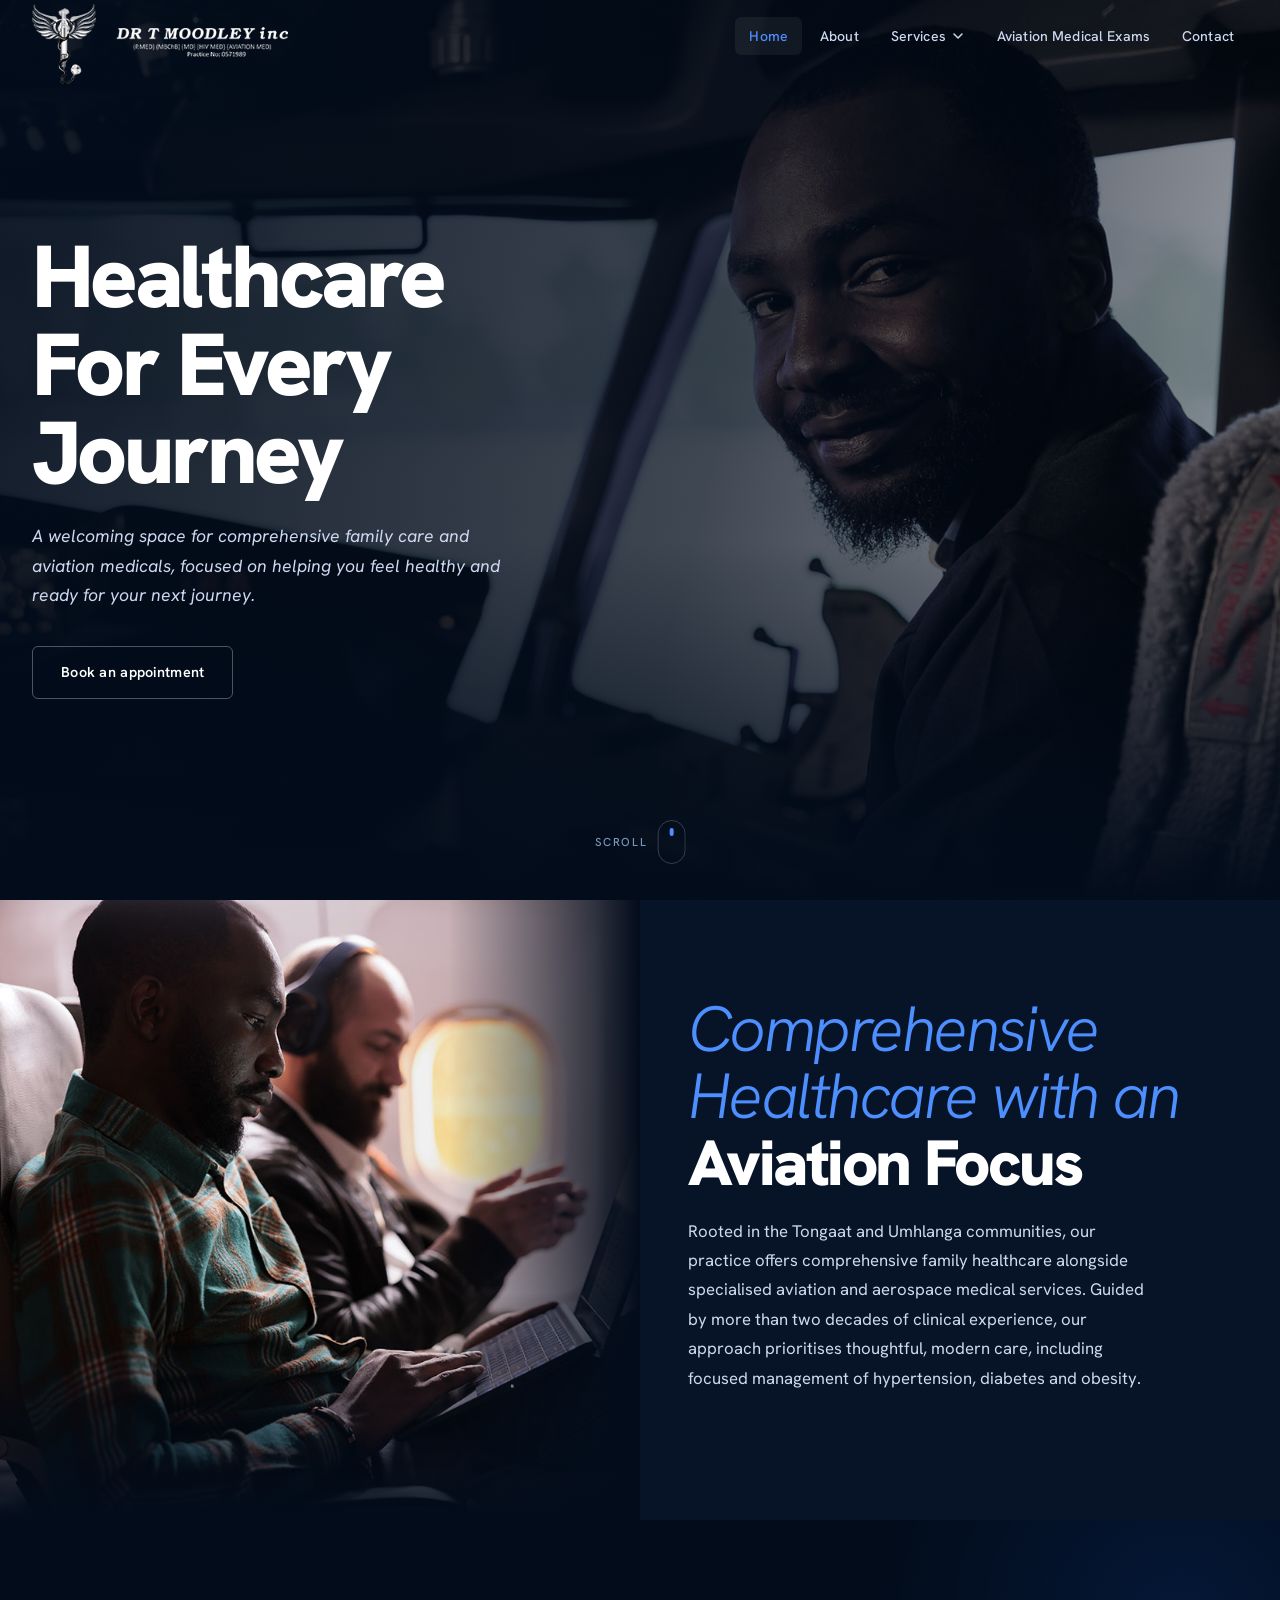
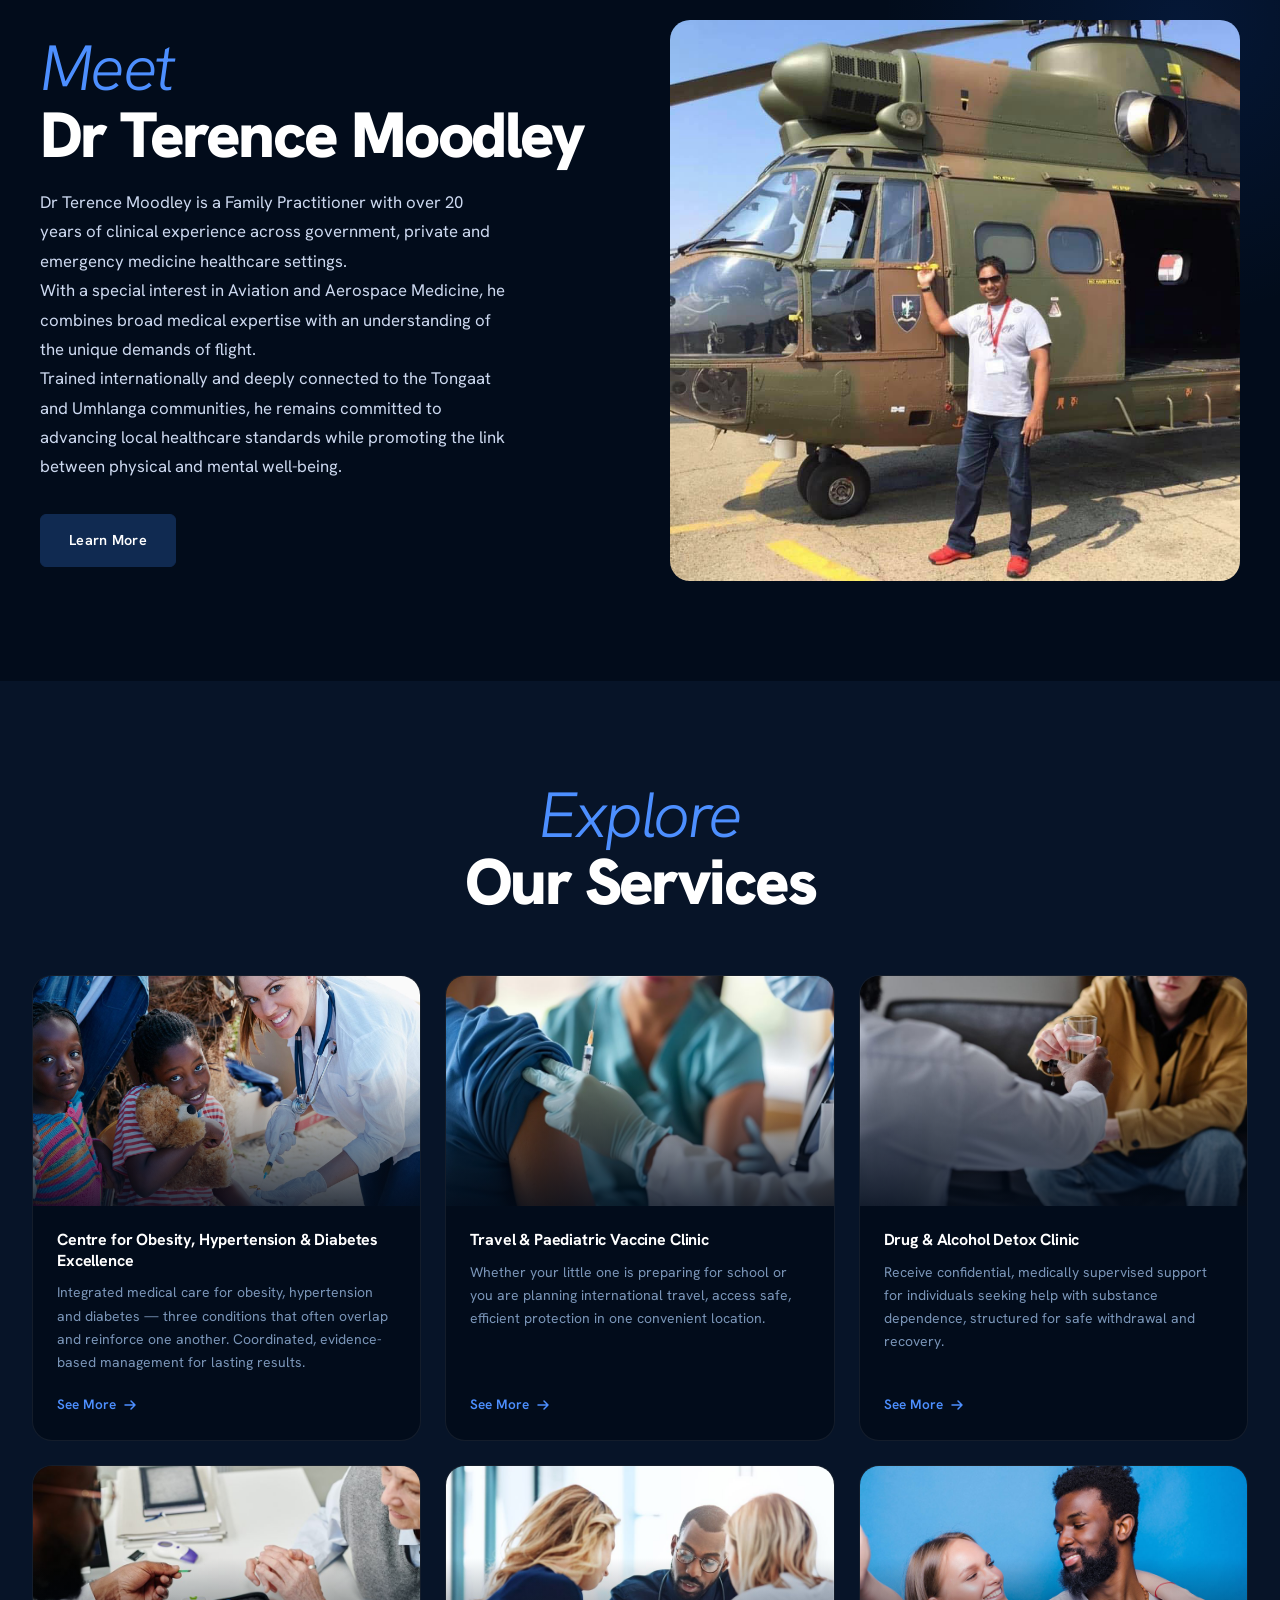
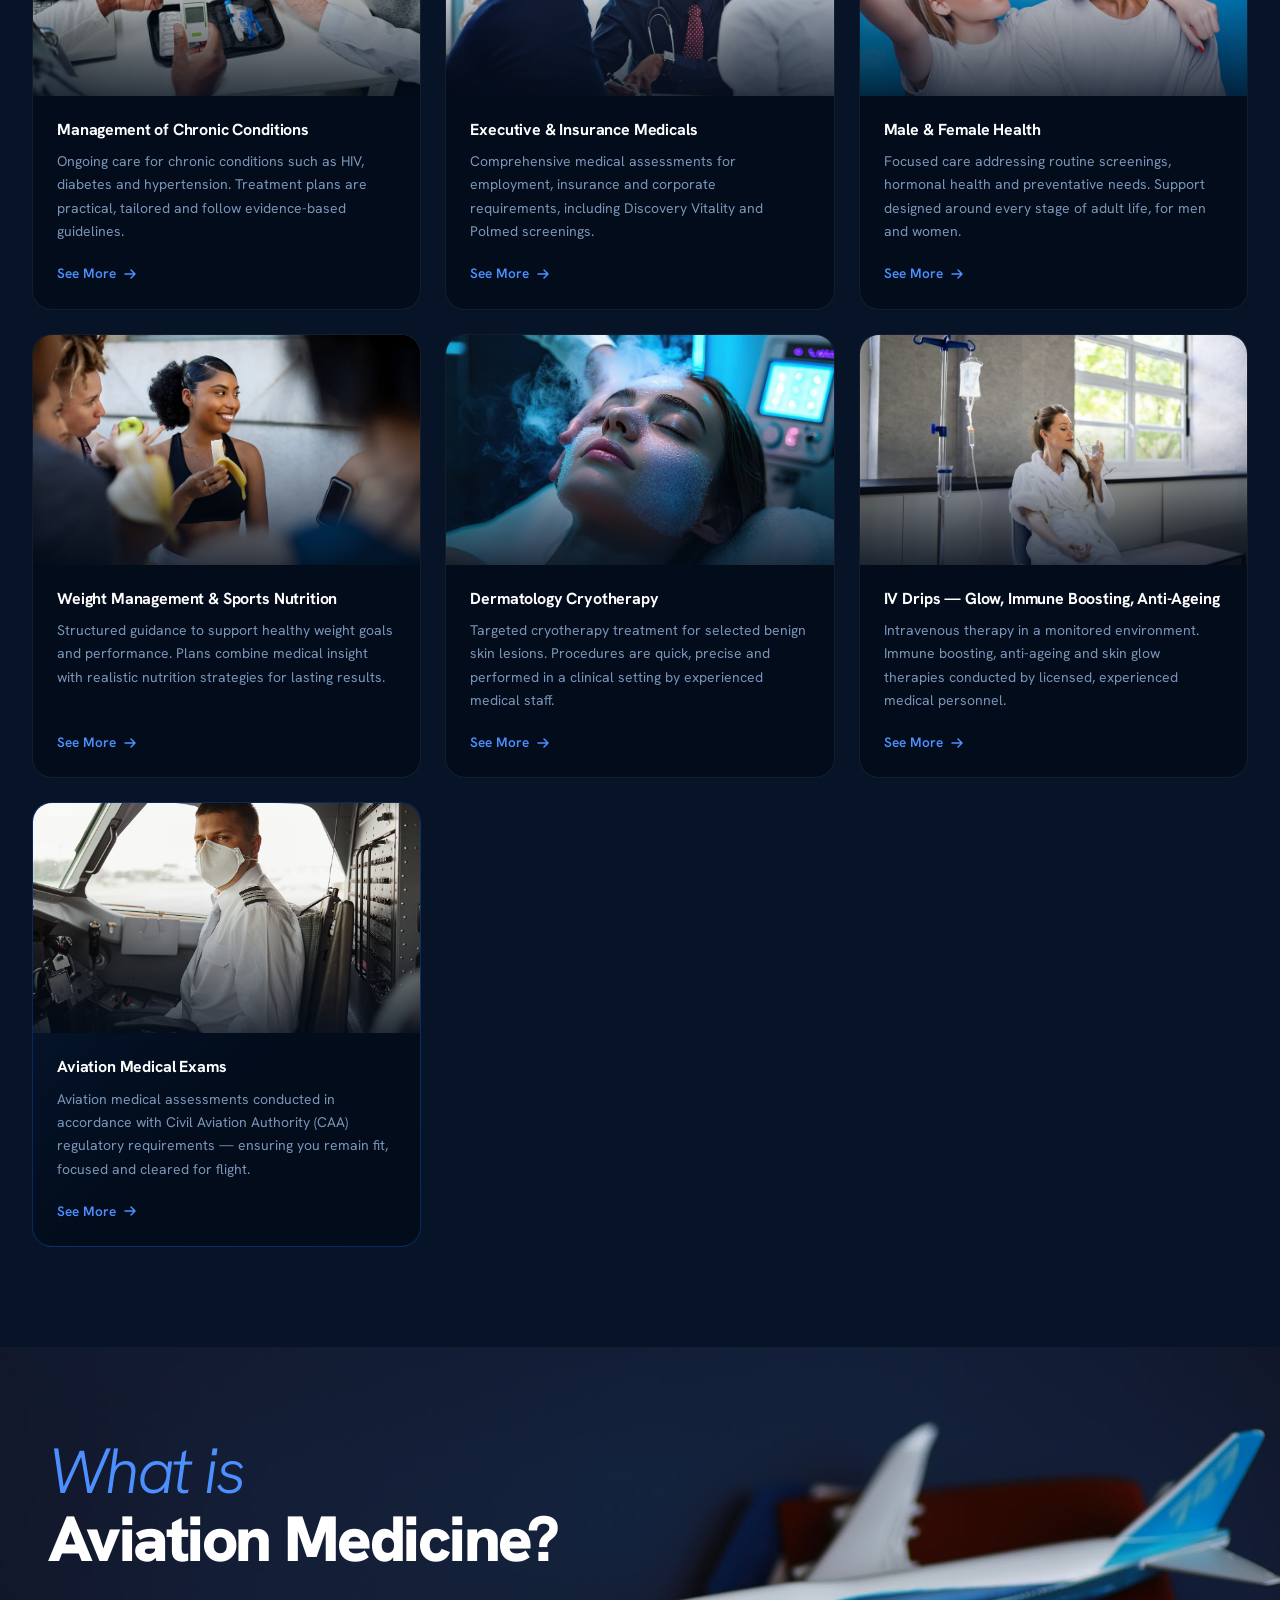
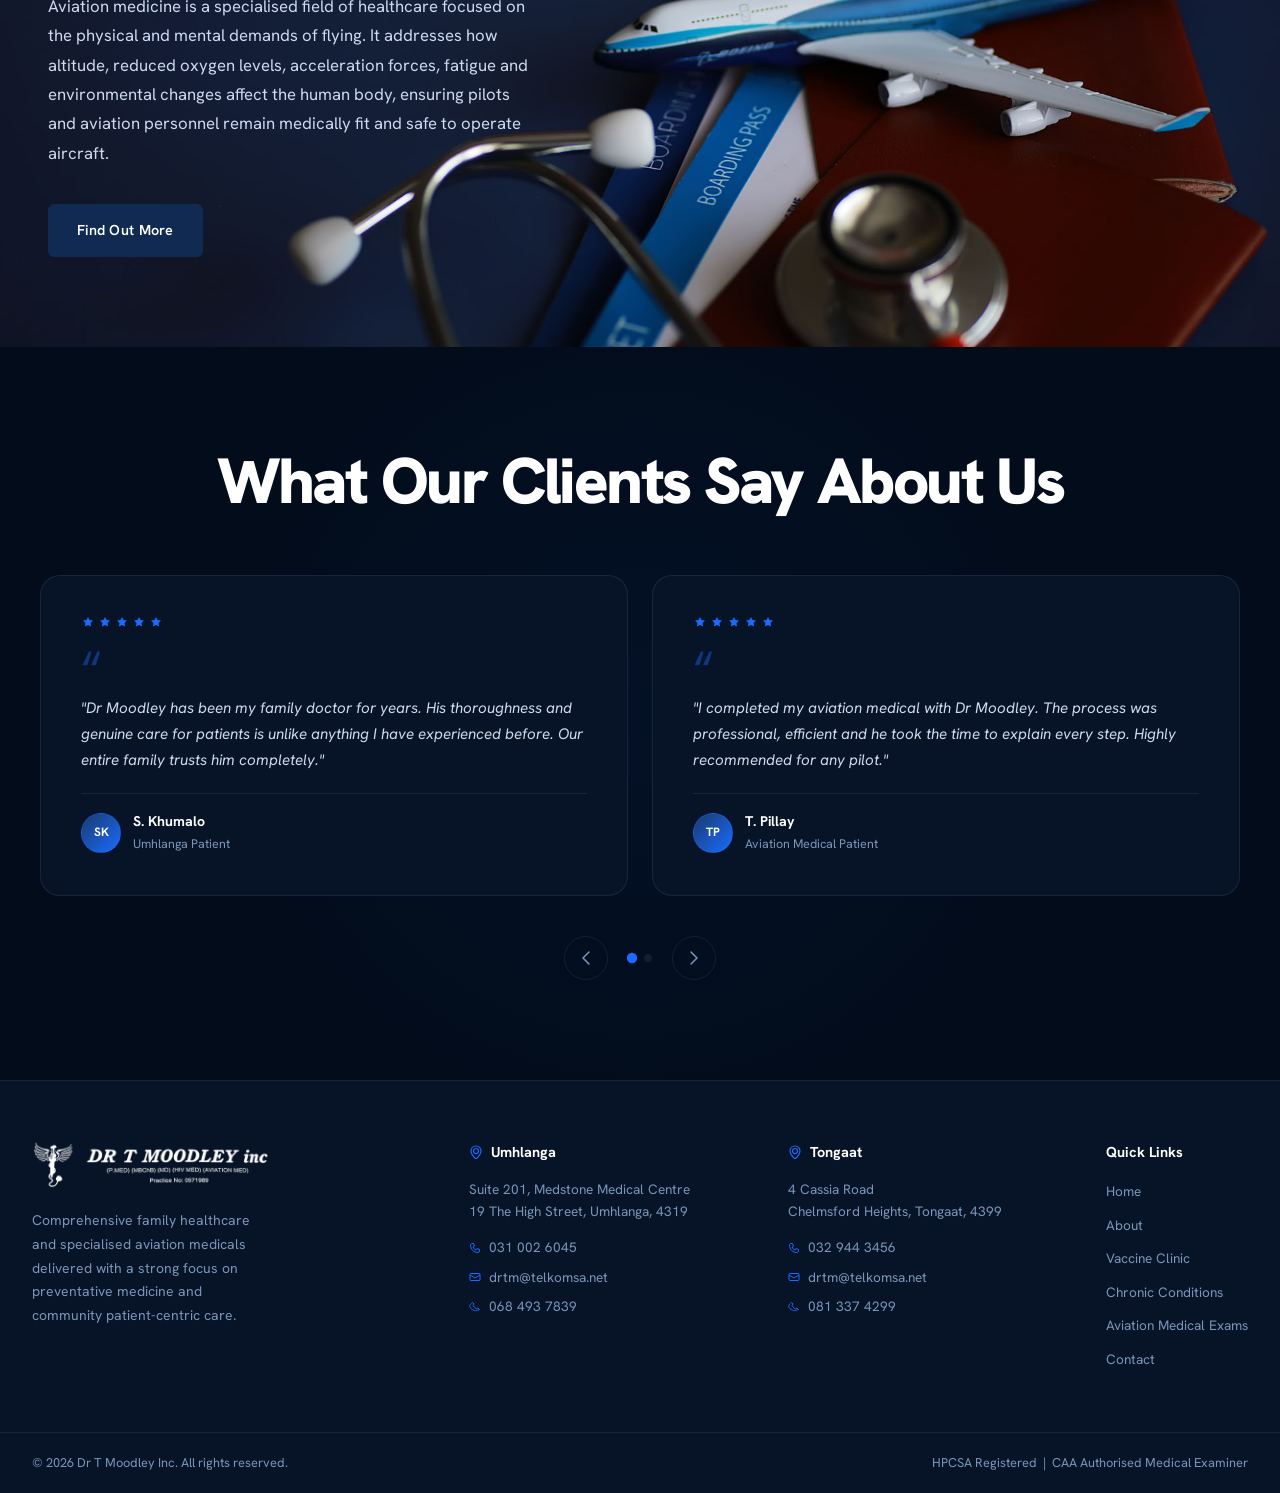
<file: index.html>
<!DOCTYPE html>
<html lang="en">
<head>
  <meta charset="UTF-8">
  <meta name="viewport" content="width=device-width, initial-scale=1.0">
  <title>Dr T Moodley Inc — Healthcare For Every Journey</title>
  <meta name="description" content="Comprehensive family healthcare and specialised aviation medicals in Tongaat and Umhlanga, guided by over 20 years of clinical experience.">
  <link rel="preconnect" href="https://fonts.googleapis.com">
  <link rel="preconnect" href="https://fonts.gstatic.com" crossorigin>
  <link href="https://fonts.googleapis.com/css2?family=Hanken+Grotesk:ital,wght@0,100..900;1,100..900&display=swap" rel="stylesheet">
  <link rel="stylesheet" href="assets/style.css">
</head>
<body>

  <!-- ═══════════════════════ NAVIGATION ═══════════════════════════ -->
  <nav class="nav" id="nav">
    <div class="nav__inner">
      <a href="index.html" class="nav__logo" aria-label="Dr T Moodley Inc Home">
        <img src="assets/logo-light.png" alt="Dr T Moodley Inc" class="nav__logo-img">
      </a>

      <button class="nav__toggle" id="navToggle" aria-label="Open navigation" aria-expanded="false">
        <span class="nav__toggle-bar"></span>
        <span class="nav__toggle-bar"></span>
        <span class="nav__toggle-bar"></span>
      </button>

      <div class="nav__menu" id="navMenu">
        <ul class="nav__list">
          <li class="nav__item">
            <a href="index.html" class="nav__link nav__link--active">Home</a>
          </li>
          <li class="nav__item">
            <a href="about.html" class="nav__link">About</a>
          </li>
          <li class="nav__item nav__item--has-dropdown">
            <button class="nav__link nav__link--dropdown-trigger" aria-haspopup="true" aria-expanded="false">
              Services
              <svg class="nav__chevron" width="14" height="14" viewBox="0 0 14 14" fill="none">
                <path d="M3 5l4 4 4-4" stroke="currentColor" stroke-width="1.5" stroke-linecap="round" stroke-linejoin="round"/>
              </svg>
            </button>
            <ul class="nav__dropdown" role="menu">
              <li><a href="services/obesity-hypertension-diabetes.html" class="nav__dropdown-link" role="menuitem">Centre for Obesity, Hypertension and Diabetes Excellence</a></li>
              <li><a href="services/travel-vaccine-clinic.html" class="nav__dropdown-link" role="menuitem">Travel &amp; Paediatric Vaccine Clinic</a></li>
              <li><a href="services/drug-alcohol-detox.html" class="nav__dropdown-link" role="menuitem">Drug &amp; Alcohol Detox Clinic</a></li>
              <li><a href="services/chronic-conditions.html" class="nav__dropdown-link" role="menuitem">Management of Chronic Conditions</a></li>
              <li><a href="services/executive-insurance-medicals.html" class="nav__dropdown-link" role="menuitem">Executive &amp; Insurance Medicals</a></li>
              <li><a href="services/male-female-health.html" class="nav__dropdown-link" role="menuitem">Male &amp; Female Health</a></li>
              <li><a href="services/weight-management.html" class="nav__dropdown-link" role="menuitem">Weight Management &amp; Sports Nutrition</a></li>
              <li><a href="services/dermatology-cryotherapy.html" class="nav__dropdown-link" role="menuitem">Dermatology Cryotherapy</a></li>
              <li><a href="services/iv-drips.html" class="nav__dropdown-link" role="menuitem">IV Drips — Glow, Immune Boosting, Anti-Ageing</a></li>
            </ul>
          </li>
          <li class="nav__item">
            <a href="aviation-medical-exams.html" class="nav__link">Aviation Medical Exams</a>
          </li>
          <li class="nav__item">
            <a href="contact.html" class="nav__link">Contact</a>
          </li>
        </ul>
      </div>
    </div>
  </nav>

  <!-- ═══════════════════════ HERO ════════════════════════════════ -->
  <section class="hero" id="home">
    <div class="hero__bg">
      <img src="assets/hero-2.jpg" alt="" class="hero__bg-img" aria-hidden="true">
      <div class="hero__bg-overlay"></div>
    </div>

    <div class="hero__content">
      <div class="hero__text">
        <h1 class="hero__title">
          Healthcare<br>
          For Every<br>
          Journey
        </h1>
        <p class="hero__desc">
          <em>A welcoming space for comprehensive family care and aviation medicals, focused on helping you feel healthy and ready for your next journey.
        </em></p>
        <div class="hero__actions">
          <a href="contact.html" class="btn btn--ghost">Book an appointment</a>
        </div>
      </div>
    </div>

    <a href="#comprehensive" class="hero__scroll" aria-label="Scroll down">
      <span class="hero__scroll-label">Scroll</span>
      <div class="hero__scroll-icon">
        <div class="hero__scroll-dot"></div>
      </div>
    </a>
  </section>

  <!-- ═══════════════════════ COMPREHENSIVE HEALTHCARE ════════════ -->
  <section class="comprehensive" id="comprehensive">
    <div class="comprehensive__image-col">
      <div class="comprehensive__img-wrap">
        <img src="assets/aviation.jpg" alt="Dr Moodley serving the Tongaat and Umhlanga communities" class="comprehensive__img">
        <div class="comprehensive__img-accent"></div>
      </div>
    </div>

    <div class="comprehensive__text-col"> 
      <h2 class="section-title"><em>Comprehensive Healthcare with an</em><br> Aviation Focus</h2>
      <p class="section-body">
        Rooted in the Tongaat and Umhlanga communities, our practice offers comprehensive family healthcare alongside specialised aviation and aerospace medical services. Guided by more than two decades of clinical experience, our approach prioritises thoughtful, modern care, including focused management of hypertension, diabetes and obesity.
      </p>
    </div>
  </section>

  <!-- ═══════════════════════ MEET DR MOODLEY ══════════════════════ -->
  <section class="meet-doctor">
    <div class="meet-doctor__grid">
      <div class="meet-doctor__text"> 
        <h2 class="section-title"><em>Meet</em><br> Dr Terence Moodley</h2>
        <p class="section-body">
          Dr Terence Moodley is a Family Practitioner with over 20 years of clinical experience across government, private and emergency medicine healthcare settings. <br>
          With a special interest in Aviation and Aerospace Medicine, he combines broad medical expertise with an understanding of the unique demands of flight.<br>
           Trained internationally and deeply connected to the Tongaat and Umhlanga communities, he remains committed to advancing local healthcare standards while promoting the link between physical and mental well-being.
        </p>
 

        <a href="about.html" class="btn btn--primary">Learn More</a>
      </div>

      <div class="meet-doctor__image">
        <div class="meet-doctor__img-frame">
          <img src="assets/dr-img.jpg" alt="Dr Terence Moodley — Family Practitioner and Aviation Medicine Specialist" class="meet-doctor__img">
          <div class="meet-doctor__img-glow"></div>
        </div> 
      </div>
    </div>
  </section>

  <!-- ═══════════════════════ SERVICES ════════════════════════════ -->
  <section class="services" id="services">
    <div class="services__header">  
      <h2 class="section-title section-title--center"> <em>Explore</em><br> Our Services</h2>
    </div>

    <div class="services__grid">

      <article class="service-card">
        <div class="service-card__media">
          <img src="assets/community-healthcare.jpg" alt="Centre for Obesity, Hypertension and Diabetes Excellence" loading="lazy">
          <div class="service-card__media-overlay"></div>
        </div>
        <div class="service-card__body">
          <h3 class="service-card__title">Centre for Obesity, Hypertension &amp; Diabetes Excellence</h3>
          <p class="service-card__text">Integrated medical care for obesity, hypertension and diabetes — three conditions that often overlap and reinforce one another. Coordinated, evidence-based management for lasting results.</p>
          <a href="services/obesity-hypertension-diabetes.html" class="service-card__link">
            See More
            <svg width="16" height="16" viewBox="0 0 16 16" fill="none"><path d="M3 8h10M9 4l4 4-4 4" stroke="currentColor" stroke-width="1.5" stroke-linecap="round" stroke-linejoin="round"/></svg>
          </a>
        </div>
      </article>

      <article class="service-card">
        <div class="service-card__media">
          <img src="assets/vaccine-clinic.jpg" alt="Travel and Paediatric Vaccine Clinic" loading="lazy">
          <div class="service-card__media-overlay"></div> 
        </div>
        <div class="service-card__body">
          <h3 class="service-card__title">Travel &amp; Paediatric Vaccine Clinic</h3>
          <p class="service-card__text">Whether your little one is preparing for school or you are planning international travel, access safe, efficient protection in one convenient location.</p>
          <a href="services/travel-vaccine-clinic.html" class="service-card__link">
            See More
            <svg width="16" height="16" viewBox="0 0 16 16" fill="none"><path d="M3 8h10M9 4l4 4-4 4" stroke="currentColor" stroke-width="1.5" stroke-linecap="round" stroke-linejoin="round"/></svg>
          </a>
        </div>
      </article>

      <article class="service-card">
        <div class="service-card__media">
          <img src="assets/detox-clinic.jpg" alt="Drug and Alcohol Detox Clinic" loading="lazy">
          <div class="service-card__media-overlay"></div> 
        </div>
        <div class="service-card__body">
          <h3 class="service-card__title">Drug &amp; Alcohol Detox Clinic</h3>
          <p class="service-card__text">Receive confidential, medically supervised support for individuals seeking help with substance dependence, structured for safe withdrawal and recovery.</p>
          <a href="services/drug-alcohol-detox.html" class="service-card__link">
            See More
            <svg width="16" height="16" viewBox="0 0 16 16" fill="none"><path d="M3 8h10M9 4l4 4-4 4" stroke="currentColor" stroke-width="1.5" stroke-linecap="round" stroke-linejoin="round"/></svg>
          </a>
        </div>
      </article>

      <article class="service-card">
        <div class="service-card__media">
          <img src="assets/chronic-conditions.jpg" alt="Management of Chronic Conditions" loading="lazy">
          <div class="service-card__media-overlay"></div> 
        </div>
        <div class="service-card__body">
          <h3 class="service-card__title">Management of Chronic Conditions</h3>
          <p class="service-card__text">Ongoing care for chronic conditions such as HIV, diabetes and hypertension. Treatment plans are practical, tailored and follow evidence-based guidelines.</p>
          <a href="services/chronic-conditions.html" class="service-card__link">
            See More
            <svg width="16" height="16" viewBox="0 0 16 16" fill="none"><path d="M3 8h10M9 4l4 4-4 4" stroke="currentColor" stroke-width="1.5" stroke-linecap="round" stroke-linejoin="round"/></svg>
          </a>
        </div>
      </article>

      <article class="service-card">
        <div class="service-card__media">
          <img src="assets/executive-medical.jpg" alt="Executive and Insurance Medicals" loading="lazy">
          <div class="service-card__media-overlay"></div> 
        </div>
        <div class="service-card__body">
          <h3 class="service-card__title">Executive &amp; Insurance Medicals</h3>
          <p class="service-card__text">Comprehensive medical assessments for employment, insurance and corporate requirements, including Discovery Vitality and Polmed screenings.</p>
          <a href="services/executive-insurance-medicals.html" class="service-card__link">
            See More
            <svg width="16" height="16" viewBox="0 0 16 16" fill="none"><path d="M3 8h10M9 4l4 4-4 4" stroke="currentColor" stroke-width="1.5" stroke-linecap="round" stroke-linejoin="round"/></svg>
          </a>
        </div>
      </article>

      <article class="service-card">
        <div class="service-card__media">
          <img src="assets/health-screening2.jpg" alt="Male and Female Health" loading="lazy">
          <div class="service-card__media-overlay"></div> 
        </div>
        <div class="service-card__body">
          <h3 class="service-card__title">Male &amp; Female Health</h3>
          <p class="service-card__text">Focused care addressing routine screenings, hormonal health and preventative needs. Support designed around every stage of adult life, for men and women.</p>
          <a href="services/male-female-health.html" class="service-card__link">
            See More
            <svg width="16" height="16" viewBox="0 0 16 16" fill="none"><path d="M3 8h10M9 4l4 4-4 4" stroke="currentColor" stroke-width="1.5" stroke-linecap="round" stroke-linejoin="round"/></svg>
          </a>
        </div>
      </article>

      <article class="service-card">
        <div class="service-card__media">
          <img src="assets/weight-management.jpg" alt="Weight Management and Sports Nutrition" loading="lazy">
          <div class="service-card__media-overlay"></div> 
        </div>
        <div class="service-card__body">
          <h3 class="service-card__title">Weight Management &amp; Sports Nutrition</h3>
          <p class="service-card__text">Structured guidance to support healthy weight goals and performance. Plans combine medical insight with realistic nutrition strategies for lasting results.</p>
          <a href="services/weight-management.html" class="service-card__link">
            See More
            <svg width="16" height="16" viewBox="0 0 16 16" fill="none"><path d="M3 8h10M9 4l4 4-4 4" stroke="currentColor" stroke-width="1.5" stroke-linecap="round" stroke-linejoin="round"/></svg>
          </a>
        </div>
      </article>

      <article class="service-card">
        <div class="service-card__media">
          <img src="assets/dermatology.jpg" alt="Dermatology Cryotherapy" loading="lazy">
          <div class="service-card__media-overlay"></div> 
        </div>
        <div class="service-card__body">
          <h3 class="service-card__title">Dermatology Cryotherapy</h3>
          <p class="service-card__text">Targeted cryotherapy treatment for selected benign skin lesions. Procedures are quick, precise and performed in a clinical setting by experienced medical staff.</p>
          <a href="services/dermatology-cryotherapy.html" class="service-card__link">
            See More
            <svg width="16" height="16" viewBox="0 0 16 16" fill="none"><path d="M3 8h10M9 4l4 4-4 4" stroke="currentColor" stroke-width="1.5" stroke-linecap="round" stroke-linejoin="round"/></svg>
          </a>
        </div>
      </article>

      <article class="service-card">
        <div class="service-card__media">
          <img src="assets/iv-drip.jpg" alt="IV Drips" loading="lazy">
          <div class="service-card__media-overlay"></div> 
        </div>
        <div class="service-card__body">
          <h3 class="service-card__title">IV Drips — Glow, Immune Boosting, Anti-Ageing</h3>
          <p class="service-card__text">Intravenous therapy in a monitored environment. Immune boosting, anti-ageing and skin glow therapies conducted by licensed, experienced medical personnel.</p>
          <a href="services/iv-drips.html" class="service-card__link">
            See More
            <svg width="16" height="16" viewBox="0 0 16 16" fill="none"><path d="M3 8h10M9 4l4 4-4 4" stroke="currentColor" stroke-width="1.5" stroke-linecap="round" stroke-linejoin="round"/></svg>
          </a>
        </div>
      </article>

      <article class="service-card service-card--featured">
        <div class="service-card__media">
          <img src="assets/aviation-exam.jpg" alt="Aviation Medical Exams" loading="lazy">
          <div class="service-card__media-overlay"></div> 
        </div>
        <div class="service-card__body">
          <h3 class="service-card__title">Aviation Medical Exams</h3>
          <p class="service-card__text">Aviation medical assessments conducted in accordance with Civil Aviation Authority (CAA) regulatory requirements — ensuring you remain fit, focused and cleared for flight.</p>
          <a href="aviation-medical-exams.html" class="service-card__link">
            See More
            <svg width="16" height="16" viewBox="0 0 16 16" fill="none"><path d="M3 8h10M9 4l4 4-4 4" stroke="currentColor" stroke-width="1.5" stroke-linecap="round" stroke-linejoin="round"/></svg>
          </a>
        </div>
      </article>

    </div>
  </section>

  <!-- ═══════════════════════ AVIATION MEDICINE ════════════════════ -->
  <section class="aviation">
    <div class="aviation__bg">
      <img src="assets/aviation-meds2.jpg" alt="" class="aviation__bg-img" aria-hidden="true">
    </div>

    <div class="aviation__content"> 
      <h2 class="aviation__title"><em>What is</em><br>Aviation Medicine?</h2>
      <p class="aviation__body">
        Aviation medicine is a specialised field of healthcare focused on the physical and mental demands of flying. It addresses how altitude, reduced oxygen levels, acceleration forces, fatigue and environmental changes affect the human body, ensuring pilots and aviation personnel remain medically fit and safe to operate aircraft.
      </p>
      <a href="aviation-medical-exams.html" class="btn btn--primary">Find Out More</a>
    </div>
 
  </section>

  <!-- ═══════════════════════ TESTIMONIALS ═════════════════════════ -->
  <section class="testimonials">
    <div class="testimonials__inner">
      <div class="testimonials__header"> 
        <h2 class="section-title section-title--center">What Our Clients Say About Us</h2>
      </div>

      <div class="testimonials__track-wrap" aria-live="polite">
        <div class="testimonials__track" id="testimonialsTrack">
          <div class="testimonial-card">
            <div class="testimonial-card__stars">
              <svg width="14" height="14" viewBox="0 0 14 14" fill="#1a6bff"><path d="M7 1l1.5 3 3.5.5-2.5 2.5.6 3.5L7 9l-3.1 1.5.6-3.5L2 4.5l3.5-.5L7 1z"/></svg>
              <svg width="14" height="14" viewBox="0 0 14 14" fill="#1a6bff"><path d="M7 1l1.5 3 3.5.5-2.5 2.5.6 3.5L7 9l-3.1 1.5.6-3.5L2 4.5l3.5-.5L7 1z"/></svg>
              <svg width="14" height="14" viewBox="0 0 14 14" fill="#1a6bff"><path d="M7 1l1.5 3 3.5.5-2.5 2.5.6 3.5L7 9l-3.1 1.5.6-3.5L2 4.5l3.5-.5L7 1z"/></svg>
              <svg width="14" height="14" viewBox="0 0 14 14" fill="#1a6bff"><path d="M7 1l1.5 3 3.5.5-2.5 2.5.6 3.5L7 9l-3.1 1.5.6-3.5L2 4.5l3.5-.5L7 1z"/></svg>
              <svg width="14" height="14" viewBox="0 0 14 14" fill="#1a6bff"><path d="M7 1l1.5 3 3.5.5-2.5 2.5.6 3.5L7 9l-3.1 1.5.6-3.5L2 4.5l3.5-.5L7 1z"/></svg>
            </div>
            <blockquote class="testimonial-card__quote">
              "Dr Moodley has been my family doctor for years. His thoroughness and genuine care for patients is unlike anything I have experienced before. Our entire family trusts him completely."
            </blockquote>
            <div class="testimonial-card__author">
              <div class="testimonial-card__avatar" aria-hidden="true">SK</div>
              <div class="testimonial-card__info">
                <strong>S. Khumalo</strong>
                <span>Umhlanga Patient</span>
              </div>
            </div>
          </div>

          <div class="testimonial-card">
            <div class="testimonial-card__stars">
              <svg width="14" height="14" viewBox="0 0 14 14" fill="#1a6bff"><path d="M7 1l1.5 3 3.5.5-2.5 2.5.6 3.5L7 9l-3.1 1.5.6-3.5L2 4.5l3.5-.5L7 1z"/></svg>
              <svg width="14" height="14" viewBox="0 0 14 14" fill="#1a6bff"><path d="M7 1l1.5 3 3.5.5-2.5 2.5.6 3.5L7 9l-3.1 1.5.6-3.5L2 4.5l3.5-.5L7 1z"/></svg>
              <svg width="14" height="14" viewBox="0 0 14 14" fill="#1a6bff"><path d="M7 1l1.5 3 3.5.5-2.5 2.5.6 3.5L7 9l-3.1 1.5.6-3.5L2 4.5l3.5-.5L7 1z"/></svg>
              <svg width="14" height="14" viewBox="0 0 14 14" fill="#1a6bff"><path d="M7 1l1.5 3 3.5.5-2.5 2.5.6 3.5L7 9l-3.1 1.5.6-3.5L2 4.5l3.5-.5L7 1z"/></svg>
              <svg width="14" height="14" viewBox="0 0 14 14" fill="#1a6bff"><path d="M7 1l1.5 3 3.5.5-2.5 2.5.6 3.5L7 9l-3.1 1.5.6-3.5L2 4.5l3.5-.5L7 1z"/></svg>
            </div>
            <blockquote class="testimonial-card__quote">
              "I completed my aviation medical with Dr Moodley. The process was professional, efficient and he took the time to explain every step. Highly recommended for any pilot."
            </blockquote>
            <div class="testimonial-card__author">
              <div class="testimonial-card__avatar" aria-hidden="true">TP</div>
              <div class="testimonial-card__info">
                <strong>T. Pillay</strong>
                <span>Aviation Medical Patient</span>
              </div>
            </div>
          </div>

          <div class="testimonial-card">
            <div class="testimonial-card__stars">
              <svg width="14" height="14" viewBox="0 0 14 14" fill="#1a6bff"><path d="M7 1l1.5 3 3.5.5-2.5 2.5.6 3.5L7 9l-3.1 1.5.6-3.5L2 4.5l3.5-.5L7 1z"/></svg>
              <svg width="14" height="14" viewBox="0 0 14 14" fill="#1a6bff"><path d="M7 1l1.5 3 3.5.5-2.5 2.5.6 3.5L7 9l-3.1 1.5.6-3.5L2 4.5l3.5-.5L7 1z"/></svg>
              <svg width="14" height="14" viewBox="0 0 14 14" fill="#1a6bff"><path d="M7 1l1.5 3 3.5.5-2.5 2.5.6 3.5L7 9l-3.1 1.5.6-3.5L2 4.5l3.5-.5L7 1z"/></svg>
              <svg width="14" height="14" viewBox="0 0 14 14" fill="#1a6bff"><path d="M7 1l1.5 3 3.5.5-2.5 2.5.6 3.5L7 9l-3.1 1.5.6-3.5L2 4.5l3.5-.5L7 1z"/></svg>
              <svg width="14" height="14" viewBox="0 0 14 14" fill="#1a6bff"><path d="M7 1l1.5 3 3.5.5-2.5 2.5.6 3.5L7 9l-3.1 1.5.6-3.5L2 4.5l3.5-.5L7 1z"/></svg>
            </div>
            <blockquote class="testimonial-card__quote">
              "The IV drip service is exceptional. The staff are professional and the environment is clean and welcoming. I always leave feeling refreshed and revitalised."
            </blockquote>
            <div class="testimonial-card__author">
              <div class="testimonial-card__avatar" aria-hidden="true">NM</div>
              <div class="testimonial-card__info">
                <strong>N. Mthembu</strong>
                <span>Tongaat Patient</span>
              </div>
            </div>
          </div>

          <div class="testimonial-card">
            <div class="testimonial-card__stars">
              <svg width="14" height="14" viewBox="0 0 14 14" fill="#1a6bff"><path d="M7 1l1.5 3 3.5.5-2.5 2.5.6 3.5L7 9l-3.1 1.5.6-3.5L2 4.5l3.5-.5L7 1z"/></svg>
              <svg width="14" height="14" viewBox="0 0 14 14" fill="#1a6bff"><path d="M7 1l1.5 3 3.5.5-2.5 2.5.6 3.5L7 9l-3.1 1.5.6-3.5L2 4.5l3.5-.5L7 1z"/></svg>
              <svg width="14" height="14" viewBox="0 0 14 14" fill="#1a6bff"><path d="M7 1l1.5 3 3.5.5-2.5 2.5.6 3.5L7 9l-3.1 1.5.6-3.5L2 4.5l3.5-.5L7 1z"/></svg>
              <svg width="14" height="14" viewBox="0 0 14 14" fill="#1a6bff"><path d="M7 1l1.5 3 3.5.5-2.5 2.5.6 3.5L7 9l-3.1 1.5.6-3.5L2 4.5l3.5-.5L7 1z"/></svg>
              <svg width="14" height="14" viewBox="0 0 14 14" fill="#1a6bff"><path d="M7 1l1.5 3 3.5.5-2.5 2.5.6 3.5L7 9l-3.1 1.5.6-3.5L2 4.5l3.5-.5L7 1z"/></svg>
            </div>
            <blockquote class="testimonial-card__quote">
              "Managing my diabetes has been so much easier with the ongoing support from Dr Moodley's practice. The team is knowledgeable, patient and genuinely invested in your wellbeing."
            </blockquote>
            <div class="testimonial-card__author">
              <div class="testimonial-card__avatar" aria-hidden="true">LN</div>
              <div class="testimonial-card__info">
                <strong>L. Naidoo</strong>
                <span>Chronic Conditions Patient</span>
              </div>
            </div>
          </div>
        </div>
      </div>

      <div class="testimonials__controls">
        <button class="testimonials__btn testimonials__btn--prev" id="testimonialPrev" aria-label="Previous testimonial">
          <svg width="20" height="20" viewBox="0 0 20 20" fill="none"><path d="M13 4l-6 6 6 6" stroke="currentColor" stroke-width="1.5" stroke-linecap="round" stroke-linejoin="round"/></svg>
        </button>
        <div class="testimonials__dots" id="testimonialDots" role="tablist" aria-label="Testimonial navigation">
          <button class="testimonials__dot testimonials__dot--active" role="tab" aria-selected="true" aria-label="Testimonial 1"></button>
          <button class="testimonials__dot" role="tab" aria-selected="false" aria-label="Testimonial 2"></button>
          <button class="testimonials__dot" role="tab" aria-selected="false" aria-label="Testimonial 3"></button>
          <button class="testimonials__dot" role="tab" aria-selected="false" aria-label="Testimonial 4"></button>
        </div>
        <button class="testimonials__btn testimonials__btn--next" id="testimonialNext" aria-label="Next testimonial">
          <svg width="20" height="20" viewBox="0 0 20 20" fill="none"><path d="M7 4l6 6-6 6" stroke="currentColor" stroke-width="1.5" stroke-linecap="round" stroke-linejoin="round"/></svg>
        </button>
      </div>
    </div>
  </section>

  <!-- ═══════════════════════ FOOTER ═══════════════════════════════ -->
  <footer class="footer">
    <div class="footer__top">
      <div class="footer__brand">
        <a href="index.html" class="footer__logo">
          <img src="assets/logo-white.png" alt="Dr T Moodley Inc" class="footer__logo-img">
        </a>
        <p class="footer__tagline">
          Comprehensive family healthcare and specialised aviation medicals delivered with a strong focus on preventative medicine and community patient-centric care.
        </p> 
      </div>

      <div class="footer__locations">
        <div class="footer__location">
          <h3 class="footer__location-title">
            <svg width="14" height="14" viewBox="0 0 14 14" fill="none"><circle cx="7" cy="6" r="2.5" stroke="#1a6bff" stroke-width="1.2"/><path d="M7 1C4.2 1 2 3.2 2 6c0 3.5 5 8 5 8s5-4.5 5-8c0-2.8-2.2-5-5-5z" stroke="#1a6bff" stroke-width="1.2" fill="none"/></svg>
            Umhlanga
          </h3>
          <address class="footer__address">
            Suite 201, Medstone Medical Centre<br>
            19 The High Street, Umhlanga, 4319
          </address>
          <ul class="footer__contact-list">
            <li>
              <svg width="12" height="12" viewBox="0 0 12 12" fill="none"><path d="M1.5 3C1.5 2.2 2.2 1.5 3 1.5H4.5L5.5 4 4 5C4.8 6.6 5.4 7.2 7 8l1-1.5 2.5 1V9c0 .8-.7 1.5-1.5 1.5C4.7 10.5 1.5 7.3 1.5 3z" stroke="#1a6bff" stroke-width="1" fill="none"/></svg>
              <a href="tel:+27310026045">031 002 6045</a>
            </li>
            <li>
              <svg width="12" height="12" viewBox="0 0 12 12" fill="none"><rect x="1" y="2.5" width="10" height="7" rx="1" stroke="#1a6bff" stroke-width="1"/><path d="M1 4l5 3 5-3" stroke="#1a6bff" stroke-width="1"/></svg>
              <a href="mailto:drtm@telkomsa.net">drtm@telkomsa.net</a>
            </li>
            <li>
              <svg width="12" height="12" viewBox="0 0 12 12" fill="none"><path d="M10 8.5C8.5 9.9 5 10.5 2 7.5S2 3 3.5 1.5l1.5 1.5L4 4.5C5 6 6 7 7.5 8l1.5-1 1.5 1.5z" stroke="#1a6bff" stroke-width="1" fill="none"/></svg>
              <a href="https://wa.me/27684937839">068 493 7839</a>
            </li>
          </ul>
        </div>

        <div class="footer__location">
          <h3 class="footer__location-title">
            <svg width="14" height="14" viewBox="0 0 14 14" fill="none"><circle cx="7" cy="6" r="2.5" stroke="#1a6bff" stroke-width="1.2"/><path d="M7 1C4.2 1 2 3.2 2 6c0 3.5 5 8 5 8s5-4.5 5-8c0-2.8-2.2-5-5-5z" stroke="#1a6bff" stroke-width="1.2" fill="none"/></svg>
            Tongaat
          </h3>
          <address class="footer__address">
            4 Cassia Road<br>
            Chelmsford Heights, Tongaat, 4399
          </address>
          <ul class="footer__contact-list">
            <li>
              <svg width="12" height="12" viewBox="0 0 12 12" fill="none"><path d="M1.5 3C1.5 2.2 2.2 1.5 3 1.5H4.5L5.5 4 4 5C4.8 6.6 5.4 7.2 7 8l1-1.5 2.5 1V9c0 .8-.7 1.5-1.5 1.5C4.7 10.5 1.5 7.3 1.5 3z" stroke="#1a6bff" stroke-width="1" fill="none"/></svg>
              <a href="tel:+27329443456">032 944 3456</a>
            </li>
            <li>
              <svg width="12" height="12" viewBox="0 0 12 12" fill="none"><rect x="1" y="2.5" width="10" height="7" rx="1" stroke="#1a6bff" stroke-width="1"/><path d="M1 4l5 3 5-3" stroke="#1a6bff" stroke-width="1"/></svg>
              <a href="mailto:drtm@telkomsa.net">drtm@telkomsa.net</a>
            </li>
            <li>
              <svg width="12" height="12" viewBox="0 0 12 12" fill="none"><path d="M10 8.5C8.5 9.9 5 10.5 2 7.5S2 3 3.5 1.5l1.5 1.5L4 4.5C5 6 6 7 7.5 8l1.5-1 1.5 1.5z" stroke="#1a6bff" stroke-width="1" fill="none"/></svg>
              <a href="https://wa.me/27813374299">081 337 4299</a>
            </li>
          </ul>
        </div>

        <div class="footer__nav-col">
          <h3 class="footer__nav-title">Quick Links</h3>
          <ul class="footer__nav-list">
            <li><a href="index.html">Home</a></li>
            <li><a href="about.html">About</a></li>
            <li><a href="services/travel-vaccine-clinic.html">Vaccine Clinic</a></li>
            <li><a href="services/chronic-conditions.html">Chronic Conditions</a></li>
            <li><a href="aviation-medical-exams.html">Aviation Medical Exams</a></li>
            <li><a href="contact.html">Contact</a></li>
          </ul>
        </div>
      </div>
    </div>

    <div class="footer__bottom">
      <p class="footer__copy">&copy; <span id="footerYear"></span> Dr T Moodley Inc. All rights reserved.</p>
      <p class="footer__reg">HPCSA Registered &nbsp;|&nbsp; CAA Authorised Medical Examiner</p>
    </div>
  </footer>

  <script src="assets/main.js"></script>
</body>
</html>
</file>
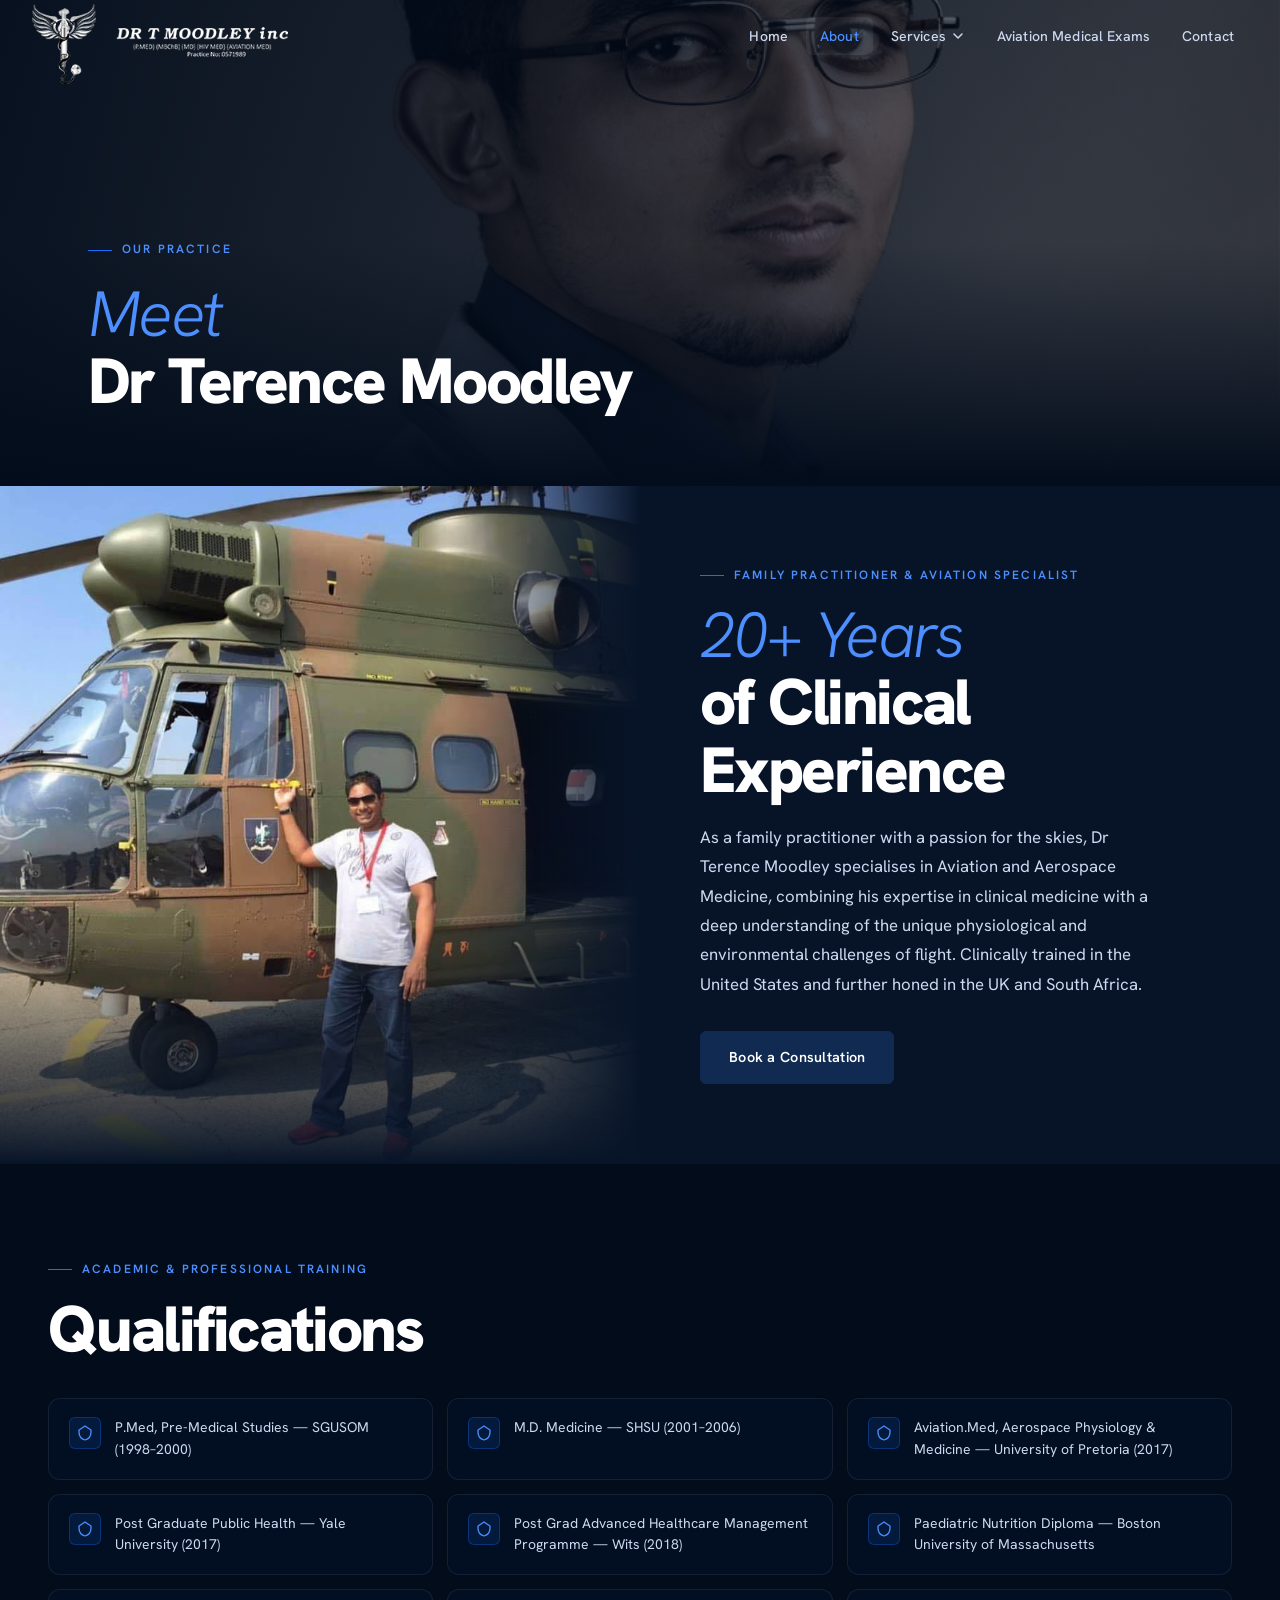
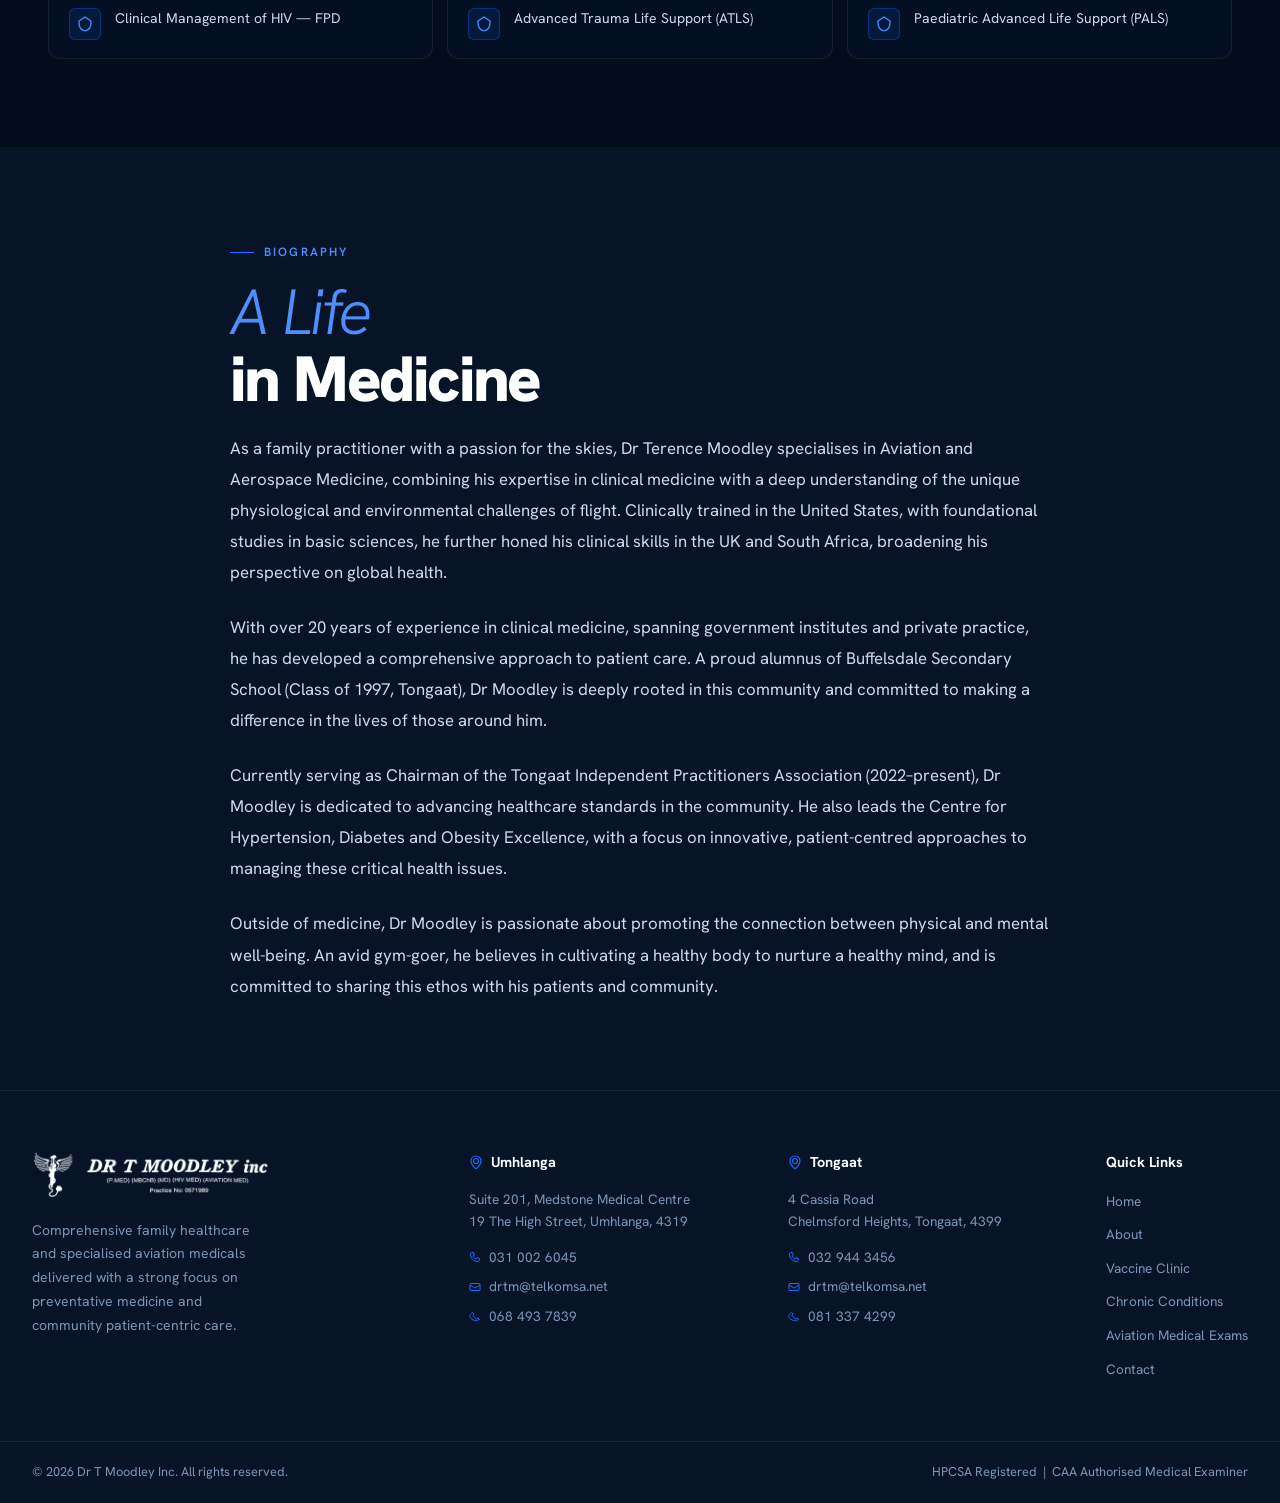
<file: about.html>
<!DOCTYPE html>
<html lang="en">
<head>
  <meta charset="UTF-8">
  <meta name="viewport" content="width=device-width, initial-scale=1.0">
  <title>About Dr Terence Moodley — Dr T Moodley Inc</title>
  <meta name="description" content="Learn about Dr Terence Moodley, a family practitioner with over 20 years of clinical experience specialising in Aviation and Aerospace Medicine in Tongaat and Umhlanga.">
  <link rel="preconnect" href="https://fonts.googleapis.com">
  <link rel="preconnect" href="https://fonts.gstatic.com" crossorigin>
  <link href="https://fonts.googleapis.com/css2?family=Hanken+Grotesk:ital,wght@0,100..900;1,100..900&display=swap" rel="stylesheet">
  <link rel="stylesheet" href="assets/style.css">
</head>
<body>

  <nav class="nav" id="nav">
    <div class="nav__inner">
      <a href="index.html" class="nav__logo" aria-label="Dr T Moodley Inc Home">
        <img src="assets/logo-light.png" alt="Dr T Moodley Inc" class="nav__logo-img">
      </a>
      <button class="nav__toggle" id="navToggle" aria-label="Open navigation" aria-expanded="false">
        <span class="nav__toggle-bar"></span>
        <span class="nav__toggle-bar"></span>
        <span class="nav__toggle-bar"></span>
      </button>
      <div class="nav__menu" id="navMenu">
        <ul class="nav__list">
          <li class="nav__item"><a href="index.html" class="nav__link">Home</a></li>
          <li class="nav__item"><a href="about.html" class="nav__link nav__link--active">About</a></li>
          <li class="nav__item nav__item--has-dropdown">
            <button class="nav__link nav__link--dropdown-trigger" aria-haspopup="true" aria-expanded="false">
              Services
              <svg class="nav__chevron" width="14" height="14" viewBox="0 0 14 14" fill="none">
                <path d="M3 5l4 4 4-4" stroke="currentColor" stroke-width="1.5" stroke-linecap="round" stroke-linejoin="round"/>
              </svg>
            </button>
            <ul class="nav__dropdown" role="menu">
              <li><a href="services/obesity-hypertension-diabetes.html" class="nav__dropdown-link" role="menuitem">Centre for Obesity, Hypertension and Diabetes Excellence</a></li>
              <li><a href="services/travel-vaccine-clinic.html" class="nav__dropdown-link" role="menuitem">Travel &amp; Paediatric Vaccine Clinic</a></li>
              <li><a href="services/drug-alcohol-detox.html" class="nav__dropdown-link" role="menuitem">Drug &amp; Alcohol Detox Clinic</a></li>
              <li><a href="services/chronic-conditions.html" class="nav__dropdown-link" role="menuitem">Management of Chronic Conditions</a></li>
              <li><a href="services/executive-insurance-medicals.html" class="nav__dropdown-link" role="menuitem">Executive &amp; Insurance Medicals</a></li>
              <li><a href="services/male-female-health.html" class="nav__dropdown-link" role="menuitem">Male &amp; Female Health</a></li>
              <li><a href="services/weight-management.html" class="nav__dropdown-link" role="menuitem">Weight Management &amp; Sports Nutrition</a></li>
              <li><a href="services/dermatology-cryotherapy.html" class="nav__dropdown-link" role="menuitem">Dermatology Cryotherapy</a></li>
              <li><a href="services/iv-drips.html" class="nav__dropdown-link" role="menuitem">IV Drips — Glow, Immune Boosting, Anti-Ageing</a></li>
            </ul>
          </li>
          <li class="nav__item"><a href="aviation-medical-exams.html" class="nav__link">Aviation Medical Exams</a></li>
          <li class="nav__item"><a href="contact.html" class="nav__link">Contact</a></li>
        </ul>
      </div>
    </div>
  </nav>

  <!-- PAGE HERO -->
  <section class="page-hero">
    <div class="page-hero__bg">
      <img src="assets/dr-moodley.jpg" alt="" class="page-hero__bg-img" aria-hidden="true">
      <div class="page-hero__bg-overlay"></div>
    </div>
    <div class="page-hero__content">
      <p class="page-hero__eyebrow">Our Practice</p>
      <h1 class="page-hero__title"><em>Meet</em><br>Dr Terence Moodley</h1>
    </div>
  </section>

  <!-- ABOUT INTRO -->
  <section class="about-intro">
    <div class="about-intro__image-col">
      <img src="assets/dr-img.jpg" alt="Dr Terence Moodley — Family Practitioner and Aviation Medicine Specialist" class="about-intro__img">
      <div class="about-intro__img-accent"></div>
    </div>
    <div class="about-intro__text-col">
      <p class="section-eyebrow">Family Practitioner &amp; Aviation Specialist</p>
      <h2 class="section-title"><em>20+ Years</em><br>of Clinical Experience</h2>
      <p class="section-body">As a family practitioner with a passion for the skies, Dr Terence Moodley specialises in Aviation and Aerospace Medicine, combining his expertise in clinical medicine with a deep understanding of the unique physiological and environmental challenges of flight. Clinically trained in the United States and further honed in the UK and South Africa.</p>
      <a href="contact.html" class="btn btn--primary btn--inline">Book a Consultation</a>
    </div>
  </section>

  <!-- QUALIFICATIONS -->
  <section class="about-quals">
    <div class="about-quals__inner">
      <p class="section-eyebrow">Academic &amp; Professional Training</p>
      <h2 class="section-title">Qualifications</h2>
      <div class="quals-grid">

        <div class="qual-item reveal">
          <div class="qual-item__icon">
            <svg width="16" height="16" viewBox="0 0 16 16" fill="none"><path d="M8 1L2 5v2c0 4 2.5 7 6 8 3.5-1 6-4 6-8V5L8 1z" stroke="currentColor" stroke-width="1.3"/></svg>
          </div>
          <p class="qual-item__text">P.Med, Pre-Medical Studies — SGUSOM (1998–2000)</p>
        </div>

        <div class="qual-item reveal reveal--delay-1">
          <div class="qual-item__icon">
            <svg width="16" height="16" viewBox="0 0 16 16" fill="none"><path d="M8 1L2 5v2c0 4 2.5 7 6 8 3.5-1 6-4 6-8V5L8 1z" stroke="currentColor" stroke-width="1.3"/></svg>
          </div>
          <p class="qual-item__text">M.D. Medicine — SHSU (2001–2006)</p>
        </div>

        <div class="qual-item reveal reveal--delay-2">
          <div class="qual-item__icon">
            <svg width="16" height="16" viewBox="0 0 16 16" fill="none"><path d="M8 1L2 5v2c0 4 2.5 7 6 8 3.5-1 6-4 6-8V5L8 1z" stroke="currentColor" stroke-width="1.3"/></svg>
          </div>
          <p class="qual-item__text">Aviation.Med, Aerospace Physiology &amp; Medicine — University of Pretoria (2017)</p>
        </div>

        <div class="qual-item reveal">
          <div class="qual-item__icon">
            <svg width="16" height="16" viewBox="0 0 16 16" fill="none"><path d="M8 1L2 5v2c0 4 2.5 7 6 8 3.5-1 6-4 6-8V5L8 1z" stroke="currentColor" stroke-width="1.3"/></svg>
          </div>
          <p class="qual-item__text">Post Graduate Public Health — Yale University (2017)</p>
        </div>

        <div class="qual-item reveal reveal--delay-1">
          <div class="qual-item__icon">
            <svg width="16" height="16" viewBox="0 0 16 16" fill="none"><path d="M8 1L2 5v2c0 4 2.5 7 6 8 3.5-1 6-4 6-8V5L8 1z" stroke="currentColor" stroke-width="1.3"/></svg>
          </div>
          <p class="qual-item__text">Post Grad Advanced Healthcare Management Programme — Wits (2018)</p>
        </div>

        <div class="qual-item reveal reveal--delay-2">
          <div class="qual-item__icon">
            <svg width="16" height="16" viewBox="0 0 16 16" fill="none"><path d="M8 1L2 5v2c0 4 2.5 7 6 8 3.5-1 6-4 6-8V5L8 1z" stroke="currentColor" stroke-width="1.3"/></svg>
          </div>
          <p class="qual-item__text">Paediatric Nutrition Diploma — Boston University of Massachusetts</p>
        </div>

        <div class="qual-item reveal">
          <div class="qual-item__icon">
            <svg width="16" height="16" viewBox="0 0 16 16" fill="none"><path d="M8 1L2 5v2c0 4 2.5 7 6 8 3.5-1 6-4 6-8V5L8 1z" stroke="currentColor" stroke-width="1.3"/></svg>
          </div>
          <p class="qual-item__text">Clinical Management of HIV — FPD</p>
        </div>

        <div class="qual-item reveal reveal--delay-1">
          <div class="qual-item__icon">
            <svg width="16" height="16" viewBox="0 0 16 16" fill="none"><path d="M8 1L2 5v2c0 4 2.5 7 6 8 3.5-1 6-4 6-8V5L8 1z" stroke="currentColor" stroke-width="1.3"/></svg>
          </div>
          <p class="qual-item__text">Advanced Trauma Life Support (ATLS)</p>
        </div>

        <div class="qual-item reveal reveal--delay-2">
          <div class="qual-item__icon">
            <svg width="16" height="16" viewBox="0 0 16 16" fill="none"><path d="M8 1L2 5v2c0 4 2.5 7 6 8 3.5-1 6-4 6-8V5L8 1z" stroke="currentColor" stroke-width="1.3"/></svg>
          </div>
          <p class="qual-item__text">Paediatric Advanced Life Support (PALS)</p>
        </div>

      </div>
    </div>
  </section>

  <!-- BIO -->
  <section class="about-bio">
    <div class="about-bio__inner">
      <p class="section-eyebrow">Biography</p>
      <h2 class="section-title"><em>A Life</em><br>in Medicine</h2>
      <p class="about-bio__text">As a family practitioner with a passion for the skies, Dr Terence Moodley specialises in Aviation and Aerospace Medicine, combining his expertise in clinical medicine with a deep understanding of the unique physiological and environmental challenges of flight. Clinically trained in the United States, with foundational studies in basic sciences, he further honed his clinical skills in the UK and South Africa, broadening his perspective on global health.</p>
      <p class="about-bio__text">With over 20 years of experience in clinical medicine, spanning government institutes and private practice, he has developed a comprehensive approach to patient care. A proud alumnus of Buffelsdale Secondary School (Class of 1997, Tongaat), Dr Moodley is deeply rooted in this community and committed to making a difference in the lives of those around him.</p>
      <p class="about-bio__text">Currently serving as Chairman of the Tongaat Independent Practitioners Association (2022–present), Dr Moodley is dedicated to advancing healthcare standards in the community. He also leads the Centre for Hypertension, Diabetes and Obesity Excellence, with a focus on innovative, patient-centred approaches to managing these critical health issues.</p>
      <p class="about-bio__text">Outside of medicine, Dr Moodley is passionate about promoting the connection between physical and mental well-being. An avid gym-goer, he believes in cultivating a healthy body to nurture a healthy mind, and is committed to sharing this ethos with his patients and community.</p>
    </div>
  </section>

  <footer class="footer">
    <div class="footer__top">
      <div class="footer__brand">
        <a href="index.html" class="footer__logo">
          <img src="assets/logo-white.png" alt="Dr T Moodley Inc" class="footer__logo-img">
        </a>
        <p class="footer__tagline">Comprehensive family healthcare and specialised aviation medicals delivered with a strong focus on preventative medicine and community patient-centric care.</p>
      </div>
      <div class="footer__locations">
        <div class="footer__location">
          <h3 class="footer__location-title">
            <svg width="14" height="14" viewBox="0 0 14 14" fill="none"><circle cx="7" cy="6" r="2.5" stroke="#1a6bff" stroke-width="1.2"/><path d="M7 1C4.2 1 2 3.2 2 6c0 3.5 5 8 5 8s5-4.5 5-8c0-2.8-2.2-5-5-5z" stroke="#1a6bff" stroke-width="1.2" fill="none"/></svg>
            Umhlanga
          </h3>
          <address class="footer__address">Suite 201, Medstone Medical Centre<br>19 The High Street, Umhlanga, 4319</address>
          <ul class="footer__contact-list">
            <li><svg width="12" height="12" viewBox="0 0 12 12" fill="none"><path d="M1.5 3C1.5 2.2 2.2 1.5 3 1.5H4.5L5.5 4 4 5C4.8 6.6 5.4 7.2 7 8l1-1.5 2.5 1V9c0 .8-.7 1.5-1.5 1.5C4.7 10.5 1.5 7.3 1.5 3z" stroke="#1a6bff" stroke-width="1" fill="none"/></svg><a href="tel:+27310026045">031 002 6045</a></li>
            <li><svg width="12" height="12" viewBox="0 0 12 12" fill="none"><rect x="1" y="2.5" width="10" height="7" rx="1" stroke="#1a6bff" stroke-width="1"/><path d="M1 4l5 3 5-3" stroke="#1a6bff" stroke-width="1"/></svg><a href="mailto:drtm@telkomsa.net">drtm@telkomsa.net</a></li>
            <li><svg width="12" height="12" viewBox="0 0 12 12" fill="none"><path d="M10 8.5C8.5 9.9 5 10.5 2 7.5S2 3 3.5 1.5l1.5 1.5L4 4.5C5 6 6 7 7.5 8l1.5-1 1.5 1.5z" stroke="#1a6bff" stroke-width="1" fill="none"/></svg><a href="https://wa.me/27684937839">068 493 7839</a></li>
          </ul>
        </div>
        <div class="footer__location">
          <h3 class="footer__location-title">
            <svg width="14" height="14" viewBox="0 0 14 14" fill="none"><circle cx="7" cy="6" r="2.5" stroke="#1a6bff" stroke-width="1.2"/><path d="M7 1C4.2 1 2 3.2 2 6c0 3.5 5 8 5 8s5-4.5 5-8c0-2.8-2.2-5-5-5z" stroke="#1a6bff" stroke-width="1.2" fill="none"/></svg>
            Tongaat
          </h3>
          <address class="footer__address">4 Cassia Road<br>Chelmsford Heights, Tongaat, 4399</address>
          <ul class="footer__contact-list">
            <li><svg width="12" height="12" viewBox="0 0 12 12" fill="none"><path d="M1.5 3C1.5 2.2 2.2 1.5 3 1.5H4.5L5.5 4 4 5C4.8 6.6 5.4 7.2 7 8l1-1.5 2.5 1V9c0 .8-.7 1.5-1.5 1.5C4.7 10.5 1.5 7.3 1.5 3z" stroke="#1a6bff" stroke-width="1" fill="none"/></svg><a href="tel:+27329443456">032 944 3456</a></li>
            <li><svg width="12" height="12" viewBox="0 0 12 12" fill="none"><rect x="1" y="2.5" width="10" height="7" rx="1" stroke="#1a6bff" stroke-width="1"/><path d="M1 4l5 3 5-3" stroke="#1a6bff" stroke-width="1"/></svg><a href="mailto:drtm@telkomsa.net">drtm@telkomsa.net</a></li>
            <li><svg width="12" height="12" viewBox="0 0 12 12" fill="none"><path d="M10 8.5C8.5 9.9 5 10.5 2 7.5S2 3 3.5 1.5l1.5 1.5L4 4.5C5 6 6 7 7.5 8l1.5-1 1.5 1.5z" stroke="#1a6bff" stroke-width="1" fill="none"/></svg><a href="https://wa.me/27813374299">081 337 4299</a></li>
          </ul>
        </div>
        <div class="footer__nav-col">
          <h3 class="footer__nav-title">Quick Links</h3>
          <ul class="footer__nav-list">
            <li><a href="index.html">Home</a></li>
            <li><a href="about.html">About</a></li>
            <li><a href="services/travel-vaccine-clinic.html">Vaccine Clinic</a></li>
            <li><a href="services/chronic-conditions.html">Chronic Conditions</a></li>
            <li><a href="aviation-medical-exams.html">Aviation Medical Exams</a></li>
            <li><a href="contact.html">Contact</a></li>
          </ul>
        </div>
      </div>
    </div>
    <div class="footer__bottom">
      <p class="footer__copy">&copy; <span id="footerYear"></span> Dr T Moodley Inc. All rights reserved.</p>
      <p class="footer__reg">HPCSA Registered &nbsp;|&nbsp; CAA Authorised Medical Examiner</p>
    </div>
  </footer>

  <script src="assets/main.js"></script>
</body>
</html>
</file>
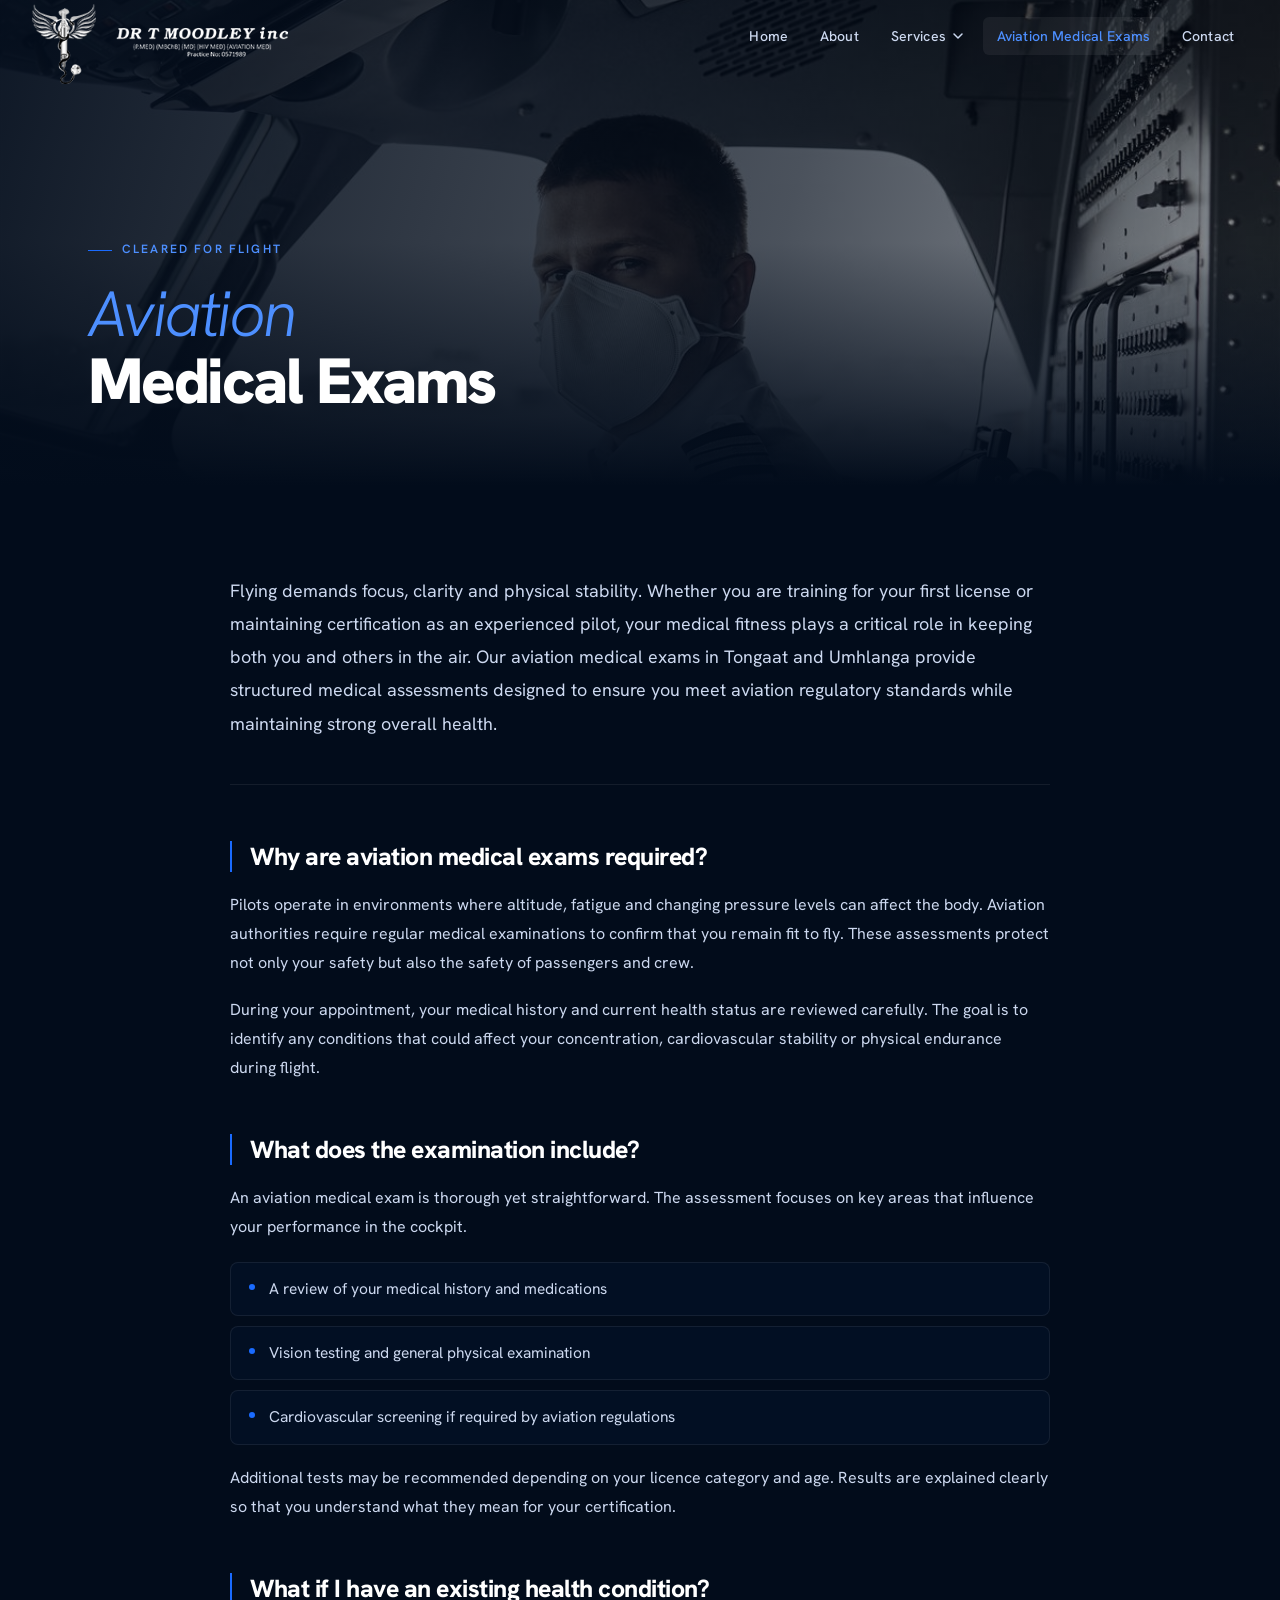
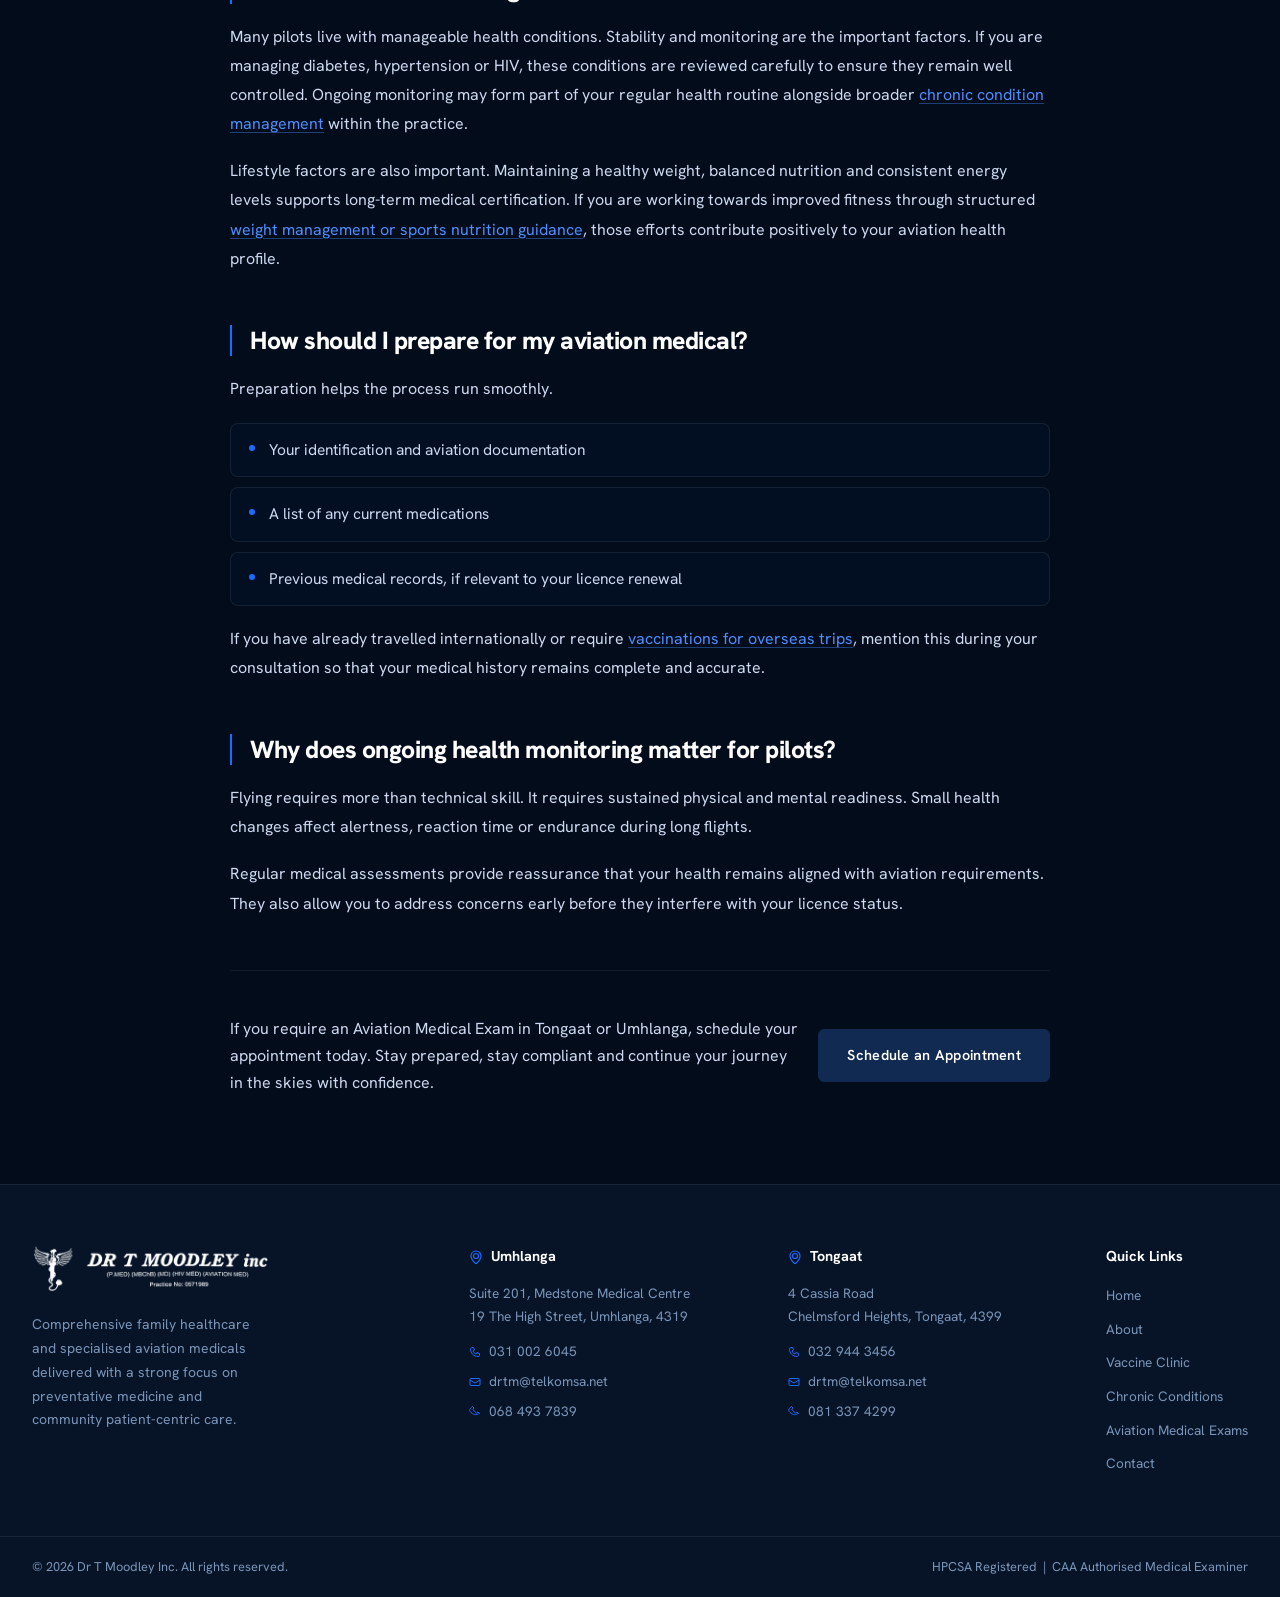
<file: aviation-medical-exams.html>
<!DOCTYPE html>
<html lang="en">
<head>
  <meta charset="UTF-8">
  <meta name="viewport" content="width=device-width, initial-scale=1.0">
  <title>Aviation Medical Exams — Dr T Moodley Inc</title>
  <meta name="description" content="Aviation medical examinations in Tongaat and Umhlanga. CAA-compliant assessments for pilots and aviation personnel conducted by Dr Terence Moodley.">
  <link rel="preconnect" href="https://fonts.googleapis.com">
  <link rel="preconnect" href="https://fonts.gstatic.com" crossorigin>
  <link href="https://fonts.googleapis.com/css2?family=Hanken+Grotesk:ital,wght@0,100..900;1,100..900&display=swap" rel="stylesheet">
  <link rel="stylesheet" href="assets/style.css">
</head>
<body>

  <nav class="nav" id="nav">
    <div class="nav__inner">
      <a href="index.html" class="nav__logo" aria-label="Dr T Moodley Inc Home">
        <img src="assets/logo-light.png" alt="Dr T Moodley Inc" class="nav__logo-img">
      </a>
      <button class="nav__toggle" id="navToggle" aria-label="Open navigation" aria-expanded="false">
        <span class="nav__toggle-bar"></span>
        <span class="nav__toggle-bar"></span>
        <span class="nav__toggle-bar"></span>
      </button>
      <div class="nav__menu" id="navMenu">
        <ul class="nav__list">
          <li class="nav__item"><a href="index.html" class="nav__link">Home</a></li>
          <li class="nav__item"><a href="about.html" class="nav__link">About</a></li>
          <li class="nav__item nav__item--has-dropdown">
            <button class="nav__link nav__link--dropdown-trigger" aria-haspopup="true" aria-expanded="false">
              Services
              <svg class="nav__chevron" width="14" height="14" viewBox="0 0 14 14" fill="none">
                <path d="M3 5l4 4 4-4" stroke="currentColor" stroke-width="1.5" stroke-linecap="round" stroke-linejoin="round"/>
              </svg>
            </button>
            <ul class="nav__dropdown" role="menu">
              <li><a href="services/obesity-hypertension-diabetes.html" class="nav__dropdown-link" role="menuitem">Centre for Obesity, Hypertension and Diabetes Excellence</a></li>
              <li><a href="services/travel-vaccine-clinic.html" class="nav__dropdown-link" role="menuitem">Travel &amp; Paediatric Vaccine Clinic</a></li>
              <li><a href="services/drug-alcohol-detox.html" class="nav__dropdown-link" role="menuitem">Drug &amp; Alcohol Detox Clinic</a></li>
              <li><a href="services/chronic-conditions.html" class="nav__dropdown-link" role="menuitem">Management of Chronic Conditions</a></li>
              <li><a href="services/executive-insurance-medicals.html" class="nav__dropdown-link" role="menuitem">Executive &amp; Insurance Medicals</a></li>
              <li><a href="services/male-female-health.html" class="nav__dropdown-link" role="menuitem">Male &amp; Female Health</a></li>
              <li><a href="services/weight-management.html" class="nav__dropdown-link" role="menuitem">Weight Management &amp; Sports Nutrition</a></li>
              <li><a href="services/dermatology-cryotherapy.html" class="nav__dropdown-link" role="menuitem">Dermatology Cryotherapy</a></li>
              <li><a href="services/iv-drips.html" class="nav__dropdown-link" role="menuitem">IV Drips — Glow, Immune Boosting, Anti-Ageing</a></li>
            </ul>
          </li>
          <li class="nav__item"><a href="aviation-medical-exams.html" class="nav__link nav__link--active">Aviation Medical Exams</a></li>
          <li class="nav__item"><a href="contact.html" class="nav__link">Contact</a></li>
        </ul>
      </div>
    </div>
  </nav>

  <!-- PAGE HERO -->
  <section class="page-hero">
    <div class="page-hero__bg">
      <img src="assets/aviation-exam.jpg" alt="" class="page-hero__bg-img" aria-hidden="true">
      <div class="page-hero__bg-overlay"></div>
    </div>
    <div class="page-hero__content">
      <p class="page-hero__eyebrow">Cleared for Flight</p>
      <h1 class="page-hero__title"><em>Aviation</em><br>Medical Exams</h1>
    </div>
  </section>

  <!-- CONTENT -->
  <section class="page-body">
    <div class="page-body__inner">

      <p class="prose__lead">Flying demands focus, clarity and physical stability. Whether you are training for your first license or maintaining certification as an experienced pilot, your medical fitness plays a critical role in keeping both you and others in the air. Our aviation medical exams in Tongaat and Umhlanga provide structured medical assessments designed to ensure you meet aviation regulatory standards while maintaining strong overall health.</p>

      <div class="prose__section reveal">
        <h2 class="prose__heading">Why are aviation medical exams required?</h2>
        <p class="prose__text">Pilots operate in environments where altitude, fatigue and changing pressure levels can affect the body. Aviation authorities require regular medical examinations to confirm that you remain fit to fly. These assessments protect not only your safety but also the safety of passengers and crew.</p>
        <p class="prose__text">During your appointment, your medical history and current health status are reviewed carefully. The goal is to identify any conditions that could affect your concentration, cardiovascular stability or physical endurance during flight.</p>
      </div>

      <div class="prose__section reveal">
        <h2 class="prose__heading">What does the examination include?</h2>
        <p class="prose__text">An aviation medical exam is thorough yet straightforward. The assessment focuses on key areas that influence your performance in the cockpit.</p>
        <ul class="prose__list">
          <li>A review of your medical history and medications</li>
          <li>Vision testing and general physical examination</li>
          <li>Cardiovascular screening if required by aviation regulations</li>
        </ul>
        <p class="prose__text">Additional tests may be recommended depending on your licence category and age. Results are explained clearly so that you understand what they mean for your certification.</p>
      </div>

      <div class="prose__section reveal">
        <h2 class="prose__heading">What if I have an existing health condition?</h2>
        <p class="prose__text">Many pilots live with manageable health conditions. Stability and monitoring are the important factors. If you are managing diabetes, hypertension or HIV, these conditions are reviewed carefully to ensure they remain well controlled. Ongoing monitoring may form part of your regular health routine alongside broader <a href="services/chronic-conditions.html" class="prose__link">chronic condition management</a> within the practice.</p>
        <p class="prose__text">Lifestyle factors are also important. Maintaining a healthy weight, balanced nutrition and consistent energy levels supports long-term medical certification. If you are working towards improved fitness through structured <a href="services/weight-management.html" class="prose__link">weight management or sports nutrition guidance</a>, those efforts contribute positively to your aviation health profile.</p>
      </div>

      <div class="prose__section reveal">
        <h2 class="prose__heading">How should I prepare for my aviation medical?</h2>
        <p class="prose__text">Preparation helps the process run smoothly.</p>
        <ul class="prose__list">
          <li>Your identification and aviation documentation</li>
          <li>A list of any current medications</li>
          <li>Previous medical records, if relevant to your licence renewal</li>
        </ul>
        <p class="prose__text">If you have already travelled internationally or require <a href="services/travel-vaccine-clinic.html" class="prose__link">vaccinations for overseas trips</a>, mention this during your consultation so that your medical history remains complete and accurate.</p>
      </div>

      <div class="prose__section reveal">
        <h2 class="prose__heading">Why does ongoing health monitoring matter for pilots?</h2>
        <p class="prose__text">Flying requires more than technical skill. It requires sustained physical and mental readiness. Small health changes affect alertness, reaction time or endurance during long flights.</p>
        <p class="prose__text">Regular medical assessments provide reassurance that your health remains aligned with aviation requirements. They also allow you to address concerns early before they interfere with your licence status.</p>
      </div>

      <div class="prose__cta reveal">
        <p class="prose__cta-text">If you require an Aviation Medical Exam in Tongaat or Umhlanga, schedule your appointment today. Stay prepared, stay compliant and continue your journey in the skies with confidence.</p>
        <a href="contact.html" class="btn btn--primary">Schedule an Appointment</a>
      </div>

    </div>
  </section>

  <footer class="footer">
    <div class="footer__top">
      <div class="footer__brand">
        <a href="index.html" class="footer__logo">
          <img src="assets/logo-white.png" alt="Dr T Moodley Inc" class="footer__logo-img">
        </a>
        <p class="footer__tagline">Comprehensive family healthcare and specialised aviation medicals delivered with a strong focus on preventative medicine and community patient-centric care.</p>
      </div>
      <div class="footer__locations">
        <div class="footer__location">
          <h3 class="footer__location-title">
            <svg width="14" height="14" viewBox="0 0 14 14" fill="none"><circle cx="7" cy="6" r="2.5" stroke="#1a6bff" stroke-width="1.2"/><path d="M7 1C4.2 1 2 3.2 2 6c0 3.5 5 8 5 8s5-4.5 5-8c0-2.8-2.2-5-5-5z" stroke="#1a6bff" stroke-width="1.2" fill="none"/></svg>
            Umhlanga
          </h3>
          <address class="footer__address">Suite 201, Medstone Medical Centre<br>19 The High Street, Umhlanga, 4319</address>
          <ul class="footer__contact-list">
            <li><svg width="12" height="12" viewBox="0 0 12 12" fill="none"><path d="M1.5 3C1.5 2.2 2.2 1.5 3 1.5H4.5L5.5 4 4 5C4.8 6.6 5.4 7.2 7 8l1-1.5 2.5 1V9c0 .8-.7 1.5-1.5 1.5C4.7 10.5 1.5 7.3 1.5 3z" stroke="#1a6bff" stroke-width="1" fill="none"/></svg><a href="tel:+27310026045">031 002 6045</a></li>
            <li><svg width="12" height="12" viewBox="0 0 12 12" fill="none"><rect x="1" y="2.5" width="10" height="7" rx="1" stroke="#1a6bff" stroke-width="1"/><path d="M1 4l5 3 5-3" stroke="#1a6bff" stroke-width="1"/></svg><a href="mailto:drtm@telkomsa.net">drtm@telkomsa.net</a></li>
            <li><svg width="12" height="12" viewBox="0 0 12 12" fill="none"><path d="M10 8.5C8.5 9.9 5 10.5 2 7.5S2 3 3.5 1.5l1.5 1.5L4 4.5C5 6 6 7 7.5 8l1.5-1 1.5 1.5z" stroke="#1a6bff" stroke-width="1" fill="none"/></svg><a href="https://wa.me/27684937839">068 493 7839</a></li>
          </ul>
        </div>
        <div class="footer__location">
          <h3 class="footer__location-title">
            <svg width="14" height="14" viewBox="0 0 14 14" fill="none"><circle cx="7" cy="6" r="2.5" stroke="#1a6bff" stroke-width="1.2"/><path d="M7 1C4.2 1 2 3.2 2 6c0 3.5 5 8 5 8s5-4.5 5-8c0-2.8-2.2-5-5-5z" stroke="#1a6bff" stroke-width="1.2" fill="none"/></svg>
            Tongaat
          </h3>
          <address class="footer__address">4 Cassia Road<br>Chelmsford Heights, Tongaat, 4399</address>
          <ul class="footer__contact-list">
            <li><svg width="12" height="12" viewBox="0 0 12 12" fill="none"><path d="M1.5 3C1.5 2.2 2.2 1.5 3 1.5H4.5L5.5 4 4 5C4.8 6.6 5.4 7.2 7 8l1-1.5 2.5 1V9c0 .8-.7 1.5-1.5 1.5C4.7 10.5 1.5 7.3 1.5 3z" stroke="#1a6bff" stroke-width="1" fill="none"/></svg><a href="tel:+27329443456">032 944 3456</a></li>
            <li><svg width="12" height="12" viewBox="0 0 12 12" fill="none"><rect x="1" y="2.5" width="10" height="7" rx="1" stroke="#1a6bff" stroke-width="1"/><path d="M1 4l5 3 5-3" stroke="#1a6bff" stroke-width="1"/></svg><a href="mailto:drtm@telkomsa.net">drtm@telkomsa.net</a></li>
            <li><svg width="12" height="12" viewBox="0 0 12 12" fill="none"><path d="M10 8.5C8.5 9.9 5 10.5 2 7.5S2 3 3.5 1.5l1.5 1.5L4 4.5C5 6 6 7 7.5 8l1.5-1 1.5 1.5z" stroke="#1a6bff" stroke-width="1" fill="none"/></svg><a href="https://wa.me/27813374299">081 337 4299</a></li>
          </ul>
        </div>
        <div class="footer__nav-col">
          <h3 class="footer__nav-title">Quick Links</h3>
          <ul class="footer__nav-list">
            <li><a href="index.html">Home</a></li>
            <li><a href="about.html">About</a></li>
            <li><a href="services/travel-vaccine-clinic.html">Vaccine Clinic</a></li>
            <li><a href="services/chronic-conditions.html">Chronic Conditions</a></li>
            <li><a href="aviation-medical-exams.html">Aviation Medical Exams</a></li>
            <li><a href="contact.html">Contact</a></li>
          </ul>
        </div>
      </div>
    </div>
    <div class="footer__bottom">
      <p class="footer__copy">&copy; <span id="footerYear"></span> Dr T Moodley Inc. All rights reserved.</p>
      <p class="footer__reg">HPCSA Registered &nbsp;|&nbsp; CAA Authorised Medical Examiner</p>
    </div>
  </footer>

  <script src="assets/main.js"></script>
</body>
</html>
</file>
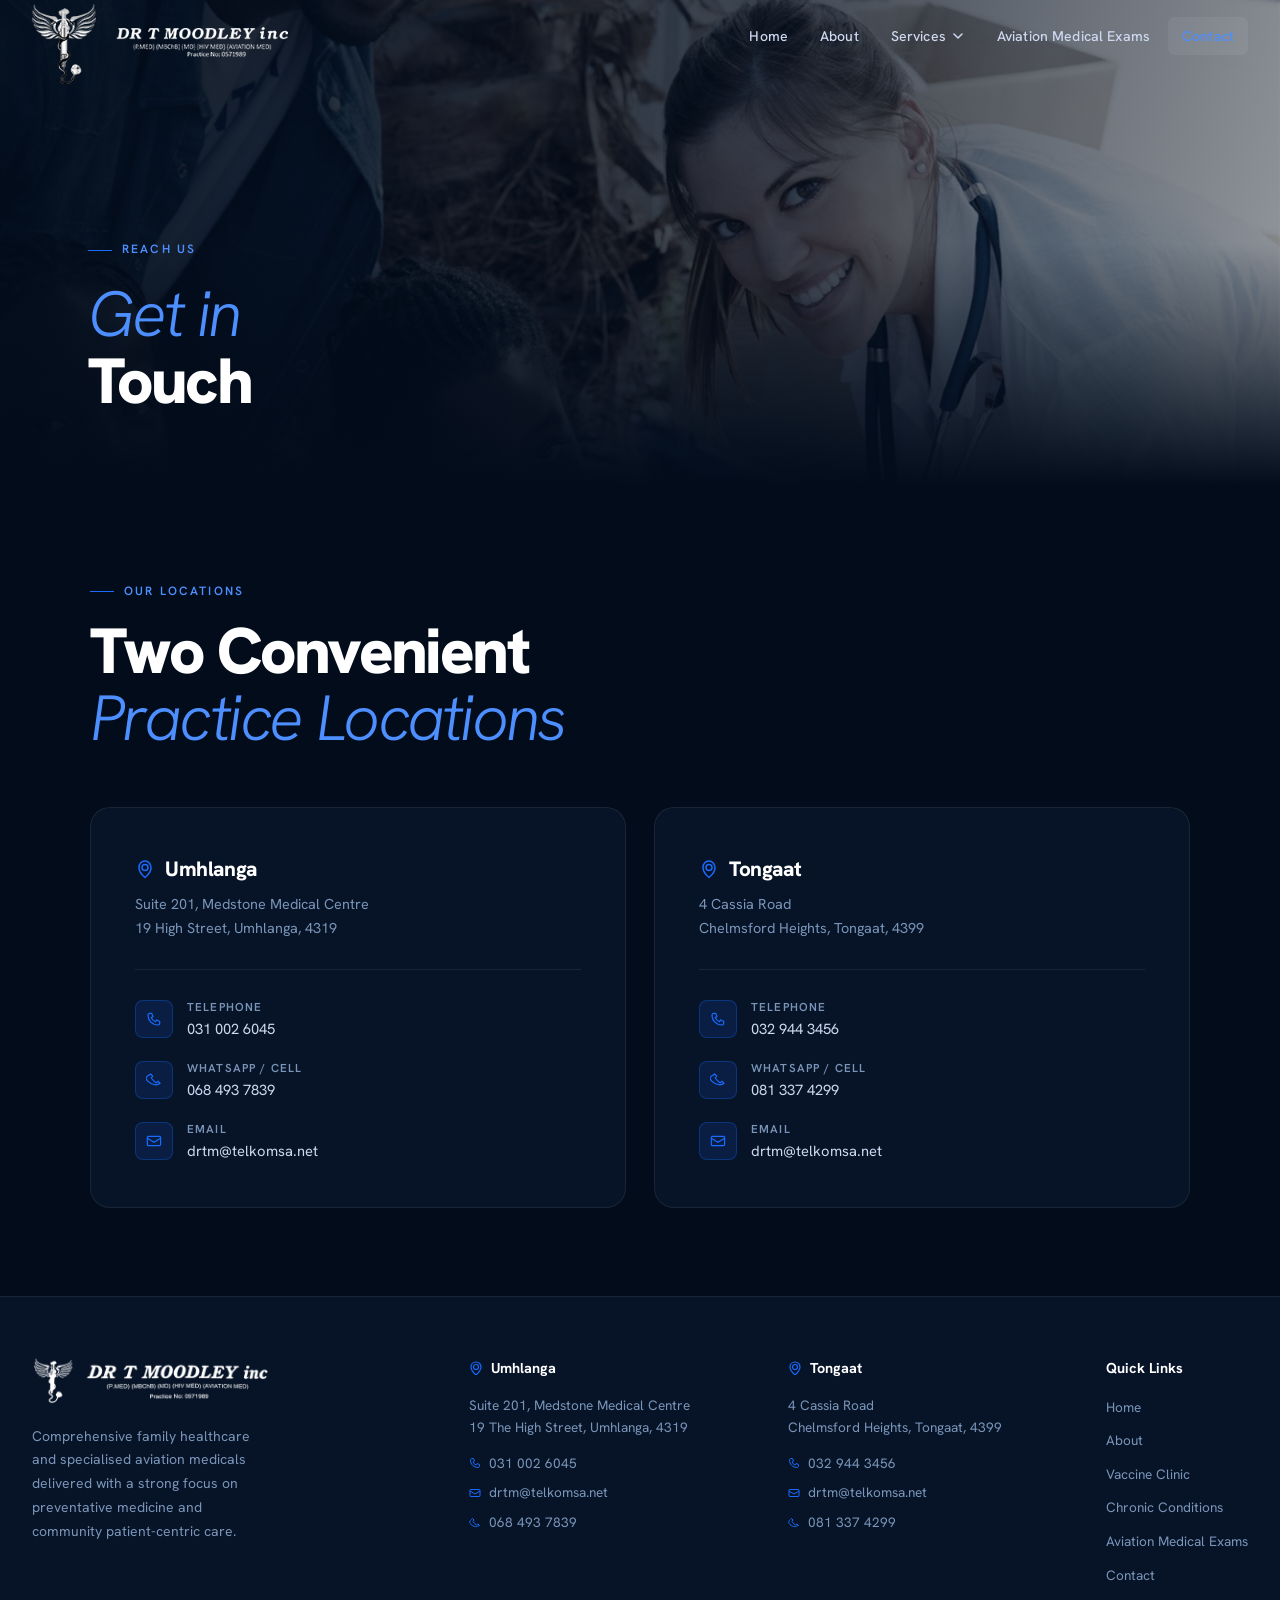
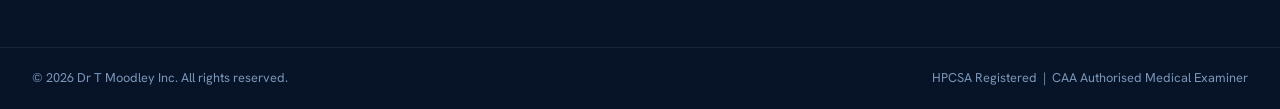
<file: contact.html>
<!DOCTYPE html>
<html lang="en">
<head>
  <meta charset="UTF-8">
  <meta name="viewport" content="width=device-width, initial-scale=1.0">
  <title>Contact Us — Dr T Moodley Inc</title>
  <meta name="description" content="Get in touch with Dr T Moodley Inc at our Umhlanga or Tongaat practices. Call, email or WhatsApp us to book an appointment.">
  <link rel="preconnect" href="https://fonts.googleapis.com">
  <link rel="preconnect" href="https://fonts.gstatic.com" crossorigin>
  <link href="https://fonts.googleapis.com/css2?family=Hanken+Grotesk:ital,wght@0,100..900;1,100..900&display=swap" rel="stylesheet">
  <link rel="stylesheet" href="assets/style.css">
</head>
<body>

  <nav class="nav" id="nav">
    <div class="nav__inner">
      <a href="index.html" class="nav__logo" aria-label="Dr T Moodley Inc Home">
        <img src="assets/logo-light.png" alt="Dr T Moodley Inc" class="nav__logo-img">
      </a>
      <button class="nav__toggle" id="navToggle" aria-label="Open navigation" aria-expanded="false">
        <span class="nav__toggle-bar"></span>
        <span class="nav__toggle-bar"></span>
        <span class="nav__toggle-bar"></span>
      </button>
      <div class="nav__menu" id="navMenu">
        <ul class="nav__list">
          <li class="nav__item"><a href="index.html" class="nav__link">Home</a></li>
          <li class="nav__item"><a href="about.html" class="nav__link">About</a></li>
          <li class="nav__item nav__item--has-dropdown">
            <button class="nav__link nav__link--dropdown-trigger" aria-haspopup="true" aria-expanded="false">
              Services
              <svg class="nav__chevron" width="14" height="14" viewBox="0 0 14 14" fill="none">
                <path d="M3 5l4 4 4-4" stroke="currentColor" stroke-width="1.5" stroke-linecap="round" stroke-linejoin="round"/>
              </svg>
            </button>
            <ul class="nav__dropdown" role="menu">
              <li><a href="services/obesity-hypertension-diabetes.html" class="nav__dropdown-link" role="menuitem">Centre for Obesity, Hypertension and Diabetes Excellence</a></li>
              <li><a href="services/travel-vaccine-clinic.html" class="nav__dropdown-link" role="menuitem">Travel &amp; Paediatric Vaccine Clinic</a></li>
              <li><a href="services/drug-alcohol-detox.html" class="nav__dropdown-link" role="menuitem">Drug &amp; Alcohol Detox Clinic</a></li>
              <li><a href="services/chronic-conditions.html" class="nav__dropdown-link" role="menuitem">Management of Chronic Conditions</a></li>
              <li><a href="services/executive-insurance-medicals.html" class="nav__dropdown-link" role="menuitem">Executive &amp; Insurance Medicals</a></li>
              <li><a href="services/male-female-health.html" class="nav__dropdown-link" role="menuitem">Male &amp; Female Health</a></li>
              <li><a href="services/weight-management.html" class="nav__dropdown-link" role="menuitem">Weight Management &amp; Sports Nutrition</a></li>
              <li><a href="services/dermatology-cryotherapy.html" class="nav__dropdown-link" role="menuitem">Dermatology Cryotherapy</a></li>
              <li><a href="services/iv-drips.html" class="nav__dropdown-link" role="menuitem">IV Drips — Glow, Immune Boosting, Anti-Ageing</a></li>
            </ul>
          </li>
          <li class="nav__item"><a href="aviation-medical-exams.html" class="nav__link">Aviation Medical Exams</a></li>
          <li class="nav__item"><a href="contact.html" class="nav__link nav__link--active">Contact</a></li>
        </ul>
      </div>
    </div>
  </nav>

  <!-- PAGE HERO -->
  <section class="page-hero">
    <div class="page-hero__bg">
      <img src="assets/community-healthcare.jpg" alt="" class="page-hero__bg-img" aria-hidden="true">
      <div class="page-hero__bg-overlay"></div>
    </div>
    <div class="page-hero__content">
      <p class="page-hero__eyebrow">Reach Us</p>
      <h1 class="page-hero__title"><em>Get in</em><br>Touch</h1>
    </div>
  </section>

  <!-- CONTACT CARDS -->
  <section class="contact-section">
    <div class="contact-section__inner">
      <p class="section-eyebrow">Our Locations</p>
      <h2 class="section-title">Two Convenient<br><em>Practice Locations</em></h2>
      <div class="contact-grid">

        <!-- UMHLANGA -->
        <div class="contact-card reveal">
          <div class="contact-card__location">
            <svg width="20" height="20" viewBox="0 0 20 20" fill="none"><circle cx="10" cy="8.5" r="3" stroke="#1a6bff" stroke-width="1.5"/><path d="M10 2C6.7 2 4 4.7 4 8.5c0 5 6 10 6 10s6-5 6-9.5C16 4.7 13.3 2 10 2z" stroke="#1a6bff" stroke-width="1.5" fill="none"/></svg>
            Umhlanga
          </div>
          <address class="contact-card__address">
            Suite 201, Medstone Medical Centre<br>
            19 High Street, Umhlanga, 4319
          </address>
          <div class="contact-card__details">
            <div class="contact-card__row">
              <div class="contact-card__icon">
                <svg width="16" height="16" viewBox="0 0 16 16" fill="none"><path d="M2 4C2 3.1 2.7 2.3 3.7 2.3H5.7L7 5.3 5.3 6.7C6.4 8.8 7.2 9.6 9.3 10.7L10.7 9 13.7 10.3V12.3C13.7 13.3 12.9 14 12 14C6.3 14 2 9.7 2 4z" stroke="#1a6bff" stroke-width="1.2" fill="none"/></svg>
              </div>
              <div class="contact-card__info">
                <span class="contact-card__label">Telephone</span>
                <span class="contact-card__value"><a href="tel:+27310026045">031 002 6045</a></span>
              </div>
            </div>
            <div class="contact-card__row">
              <div class="contact-card__icon">
                <svg width="16" height="16" viewBox="0 0 16 16" fill="none"><path d="M14 11.3C12 13.2 6.7 14 2 9.3S2.7 4 4.7 2L6.7 4 5.3 6C6.7 8 8 9.3 10 10.7L12 9.3l2 2z" stroke="#1a6bff" stroke-width="1.2" fill="none"/></svg>
              </div>
              <div class="contact-card__info">
                <span class="contact-card__label">WhatsApp / Cell</span>
                <span class="contact-card__value"><a href="https://wa.me/27684937839">068 493 7839</a></span>
              </div>
            </div>
            <div class="contact-card__row">
              <div class="contact-card__icon">
                <svg width="16" height="16" viewBox="0 0 16 16" fill="none"><rect x="1.3" y="3.3" width="13.3" height="9.3" rx="1.3" stroke="#1a6bff" stroke-width="1.2"/><path d="M1.3 5.3l6.7 4 6.7-4" stroke="#1a6bff" stroke-width="1.2"/></svg>
              </div>
              <div class="contact-card__info">
                <span class="contact-card__label">Email</span>
                <span class="contact-card__value"><a href="mailto:drtm@telkomsa.net">drtm@telkomsa.net</a></span>
              </div>
            </div>
          </div>
        </div>

        <!-- TONGAAT -->
        <div class="contact-card reveal reveal--delay-2">
          <div class="contact-card__location">
            <svg width="20" height="20" viewBox="0 0 20 20" fill="none"><circle cx="10" cy="8.5" r="3" stroke="#1a6bff" stroke-width="1.5"/><path d="M10 2C6.7 2 4 4.7 4 8.5c0 5 6 10 6 10s6-5 6-9.5C16 4.7 13.3 2 10 2z" stroke="#1a6bff" stroke-width="1.5" fill="none"/></svg>
            Tongaat
          </div>
          <address class="contact-card__address">
            4 Cassia Road<br>
            Chelmsford Heights, Tongaat, 4399
          </address>
          <div class="contact-card__details">
            <div class="contact-card__row">
              <div class="contact-card__icon">
                <svg width="16" height="16" viewBox="0 0 16 16" fill="none"><path d="M2 4C2 3.1 2.7 2.3 3.7 2.3H5.7L7 5.3 5.3 6.7C6.4 8.8 7.2 9.6 9.3 10.7L10.7 9 13.7 10.3V12.3C13.7 13.3 12.9 14 12 14C6.3 14 2 9.7 2 4z" stroke="#1a6bff" stroke-width="1.2" fill="none"/></svg>
              </div>
              <div class="contact-card__info">
                <span class="contact-card__label">Telephone</span>
                <span class="contact-card__value"><a href="tel:+27329443456">032 944 3456</a></span>
              </div>
            </div>
            <div class="contact-card__row">
              <div class="contact-card__icon">
                <svg width="16" height="16" viewBox="0 0 16 16" fill="none"><path d="M14 11.3C12 13.2 6.7 14 2 9.3S2.7 4 4.7 2L6.7 4 5.3 6C6.7 8 8 9.3 10 10.7L12 9.3l2 2z" stroke="#1a6bff" stroke-width="1.2" fill="none"/></svg>
              </div>
              <div class="contact-card__info">
                <span class="contact-card__label">WhatsApp / Cell</span>
                <span class="contact-card__value"><a href="https://wa.me/27813374299">081 337 4299</a></span>
              </div>
            </div>
            <div class="contact-card__row">
              <div class="contact-card__icon">
                <svg width="16" height="16" viewBox="0 0 16 16" fill="none"><rect x="1.3" y="3.3" width="13.3" height="9.3" rx="1.3" stroke="#1a6bff" stroke-width="1.2"/><path d="M1.3 5.3l6.7 4 6.7-4" stroke="#1a6bff" stroke-width="1.2"/></svg>
              </div>
              <div class="contact-card__info">
                <span class="contact-card__label">Email</span>
                <span class="contact-card__value"><a href="mailto:drtm@telkomsa.net">drtm@telkomsa.net</a></span>
              </div>
            </div>
          </div>
        </div>

      </div>
    </div>
  </section>

  <footer class="footer">
    <div class="footer__top">
      <div class="footer__brand">
        <a href="index.html" class="footer__logo">
          <img src="assets/logo-white.png" alt="Dr T Moodley Inc" class="footer__logo-img">
        </a>
        <p class="footer__tagline">Comprehensive family healthcare and specialised aviation medicals delivered with a strong focus on preventative medicine and community patient-centric care.</p>
      </div>
      <div class="footer__locations">
        <div class="footer__location">
          <h3 class="footer__location-title">
            <svg width="14" height="14" viewBox="0 0 14 14" fill="none"><circle cx="7" cy="6" r="2.5" stroke="#1a6bff" stroke-width="1.2"/><path d="M7 1C4.2 1 2 3.2 2 6c0 3.5 5 8 5 8s5-4.5 5-8c0-2.8-2.2-5-5-5z" stroke="#1a6bff" stroke-width="1.2" fill="none"/></svg>
            Umhlanga
          </h3>
          <address class="footer__address">Suite 201, Medstone Medical Centre<br>19 The High Street, Umhlanga, 4319</address>
          <ul class="footer__contact-list">
            <li><svg width="12" height="12" viewBox="0 0 12 12" fill="none"><path d="M1.5 3C1.5 2.2 2.2 1.5 3 1.5H4.5L5.5 4 4 5C4.8 6.6 5.4 7.2 7 8l1-1.5 2.5 1V9c0 .8-.7 1.5-1.5 1.5C4.7 10.5 1.5 7.3 1.5 3z" stroke="#1a6bff" stroke-width="1" fill="none"/></svg><a href="tel:+27310026045">031 002 6045</a></li>
            <li><svg width="12" height="12" viewBox="0 0 12 12" fill="none"><rect x="1" y="2.5" width="10" height="7" rx="1" stroke="#1a6bff" stroke-width="1"/><path d="M1 4l5 3 5-3" stroke="#1a6bff" stroke-width="1"/></svg><a href="mailto:drtm@telkomsa.net">drtm@telkomsa.net</a></li>
            <li><svg width="12" height="12" viewBox="0 0 12 12" fill="none"><path d="M10 8.5C8.5 9.9 5 10.5 2 7.5S2 3 3.5 1.5l1.5 1.5L4 4.5C5 6 6 7 7.5 8l1.5-1 1.5 1.5z" stroke="#1a6bff" stroke-width="1" fill="none"/></svg><a href="https://wa.me/27684937839">068 493 7839</a></li>
          </ul>
        </div>
        <div class="footer__location">
          <h3 class="footer__location-title">
            <svg width="14" height="14" viewBox="0 0 14 14" fill="none"><circle cx="7" cy="6" r="2.5" stroke="#1a6bff" stroke-width="1.2"/><path d="M7 1C4.2 1 2 3.2 2 6c0 3.5 5 8 5 8s5-4.5 5-8c0-2.8-2.2-5-5-5z" stroke="#1a6bff" stroke-width="1.2" fill="none"/></svg>
            Tongaat
          </h3>
          <address class="footer__address">4 Cassia Road<br>Chelmsford Heights, Tongaat, 4399</address>
          <ul class="footer__contact-list">
            <li><svg width="12" height="12" viewBox="0 0 12 12" fill="none"><path d="M1.5 3C1.5 2.2 2.2 1.5 3 1.5H4.5L5.5 4 4 5C4.8 6.6 5.4 7.2 7 8l1-1.5 2.5 1V9c0 .8-.7 1.5-1.5 1.5C4.7 10.5 1.5 7.3 1.5 3z" stroke="#1a6bff" stroke-width="1" fill="none"/></svg><a href="tel:+27329443456">032 944 3456</a></li>
            <li><svg width="12" height="12" viewBox="0 0 12 12" fill="none"><rect x="1" y="2.5" width="10" height="7" rx="1" stroke="#1a6bff" stroke-width="1"/><path d="M1 4l5 3 5-3" stroke="#1a6bff" stroke-width="1"/></svg><a href="mailto:drtm@telkomsa.net">drtm@telkomsa.net</a></li>
            <li><svg width="12" height="12" viewBox="0 0 12 12" fill="none"><path d="M10 8.5C8.5 9.9 5 10.5 2 7.5S2 3 3.5 1.5l1.5 1.5L4 4.5C5 6 6 7 7.5 8l1.5-1 1.5 1.5z" stroke="#1a6bff" stroke-width="1" fill="none"/></svg><a href="https://wa.me/27813374299">081 337 4299</a></li>
          </ul>
        </div>
        <div class="footer__nav-col">
          <h3 class="footer__nav-title">Quick Links</h3>
          <ul class="footer__nav-list">
            <li><a href="index.html">Home</a></li>
            <li><a href="about.html">About</a></li>
            <li><a href="services/travel-vaccine-clinic.html">Vaccine Clinic</a></li>
            <li><a href="services/chronic-conditions.html">Chronic Conditions</a></li>
            <li><a href="aviation-medical-exams.html">Aviation Medical Exams</a></li>
            <li><a href="contact.html">Contact</a></li>
          </ul>
        </div>
      </div>
    </div>
    <div class="footer__bottom">
      <p class="footer__copy">&copy; <span id="footerYear"></span> Dr T Moodley Inc. All rights reserved.</p>
      <p class="footer__reg">HPCSA Registered &nbsp;|&nbsp; CAA Authorised Medical Examiner</p>
    </div>
  </footer>

  <script src="assets/main.js"></script>
</body>
</html>
</file>
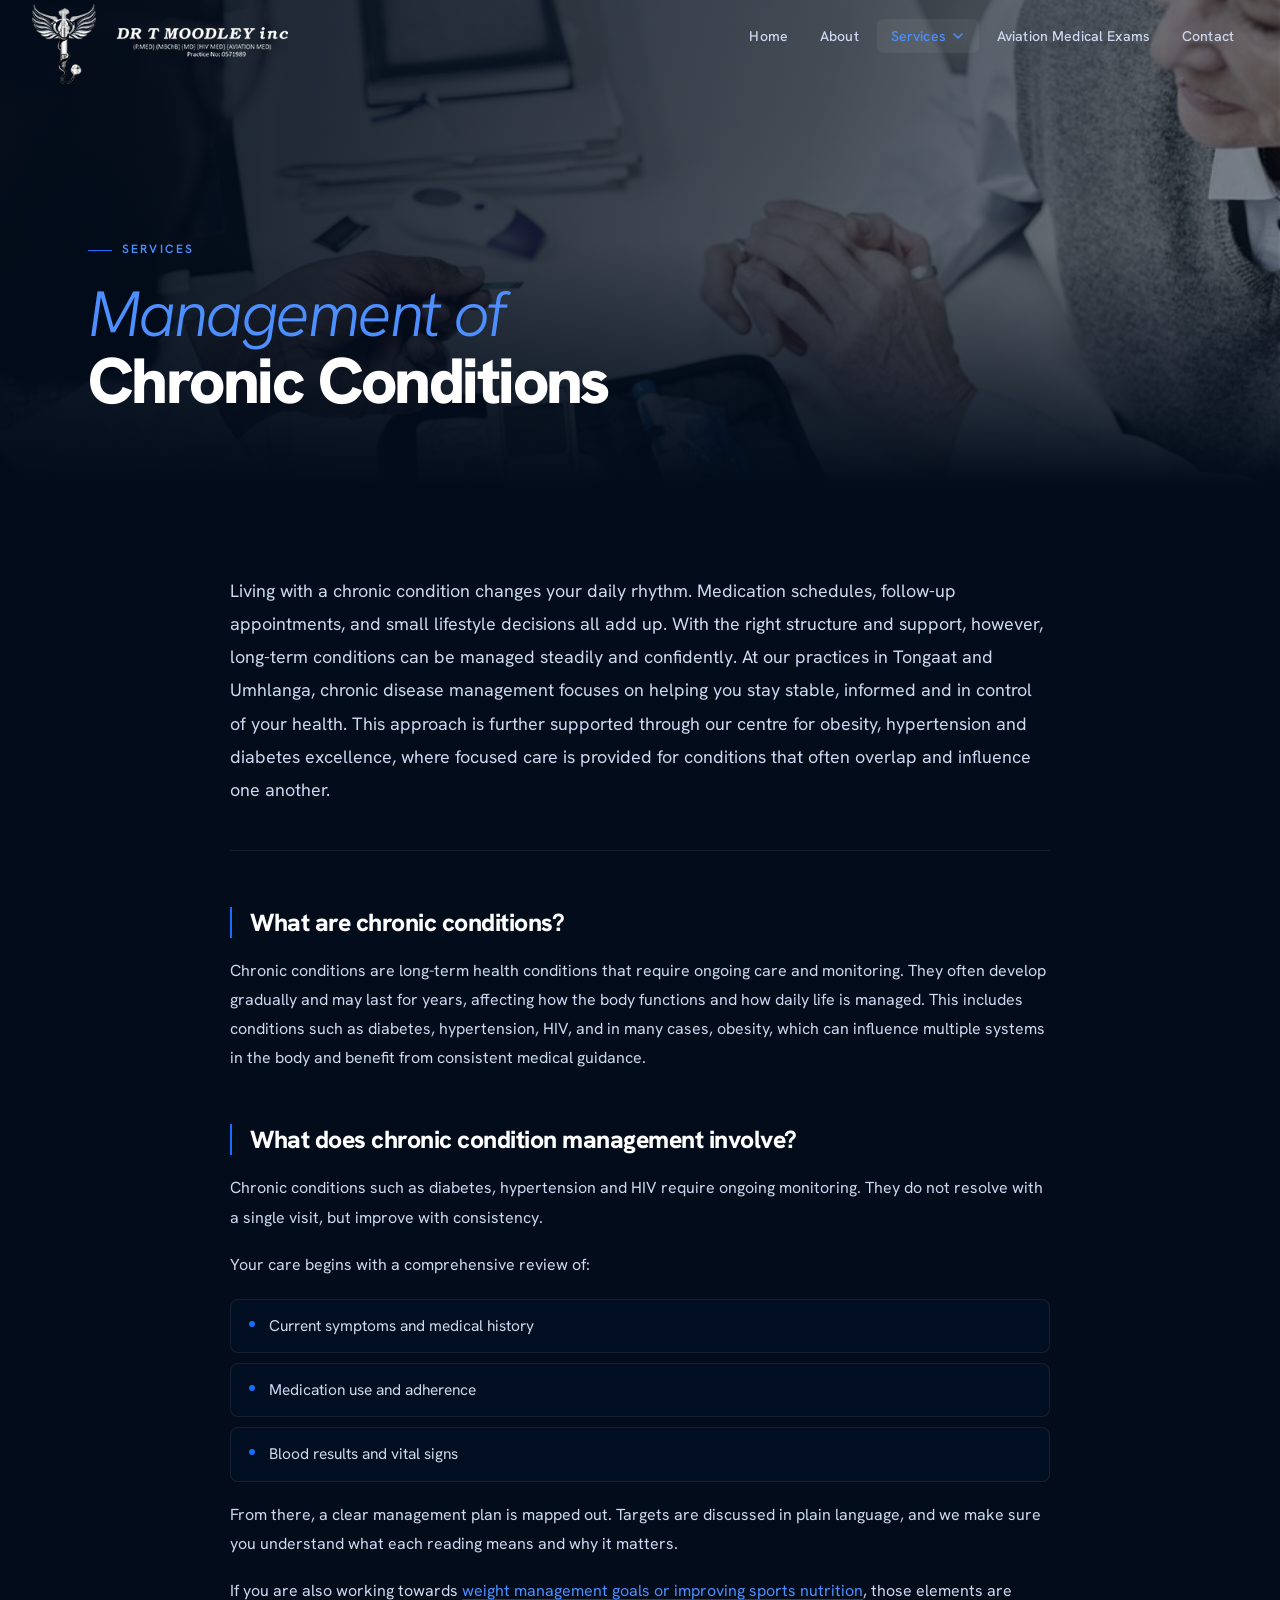
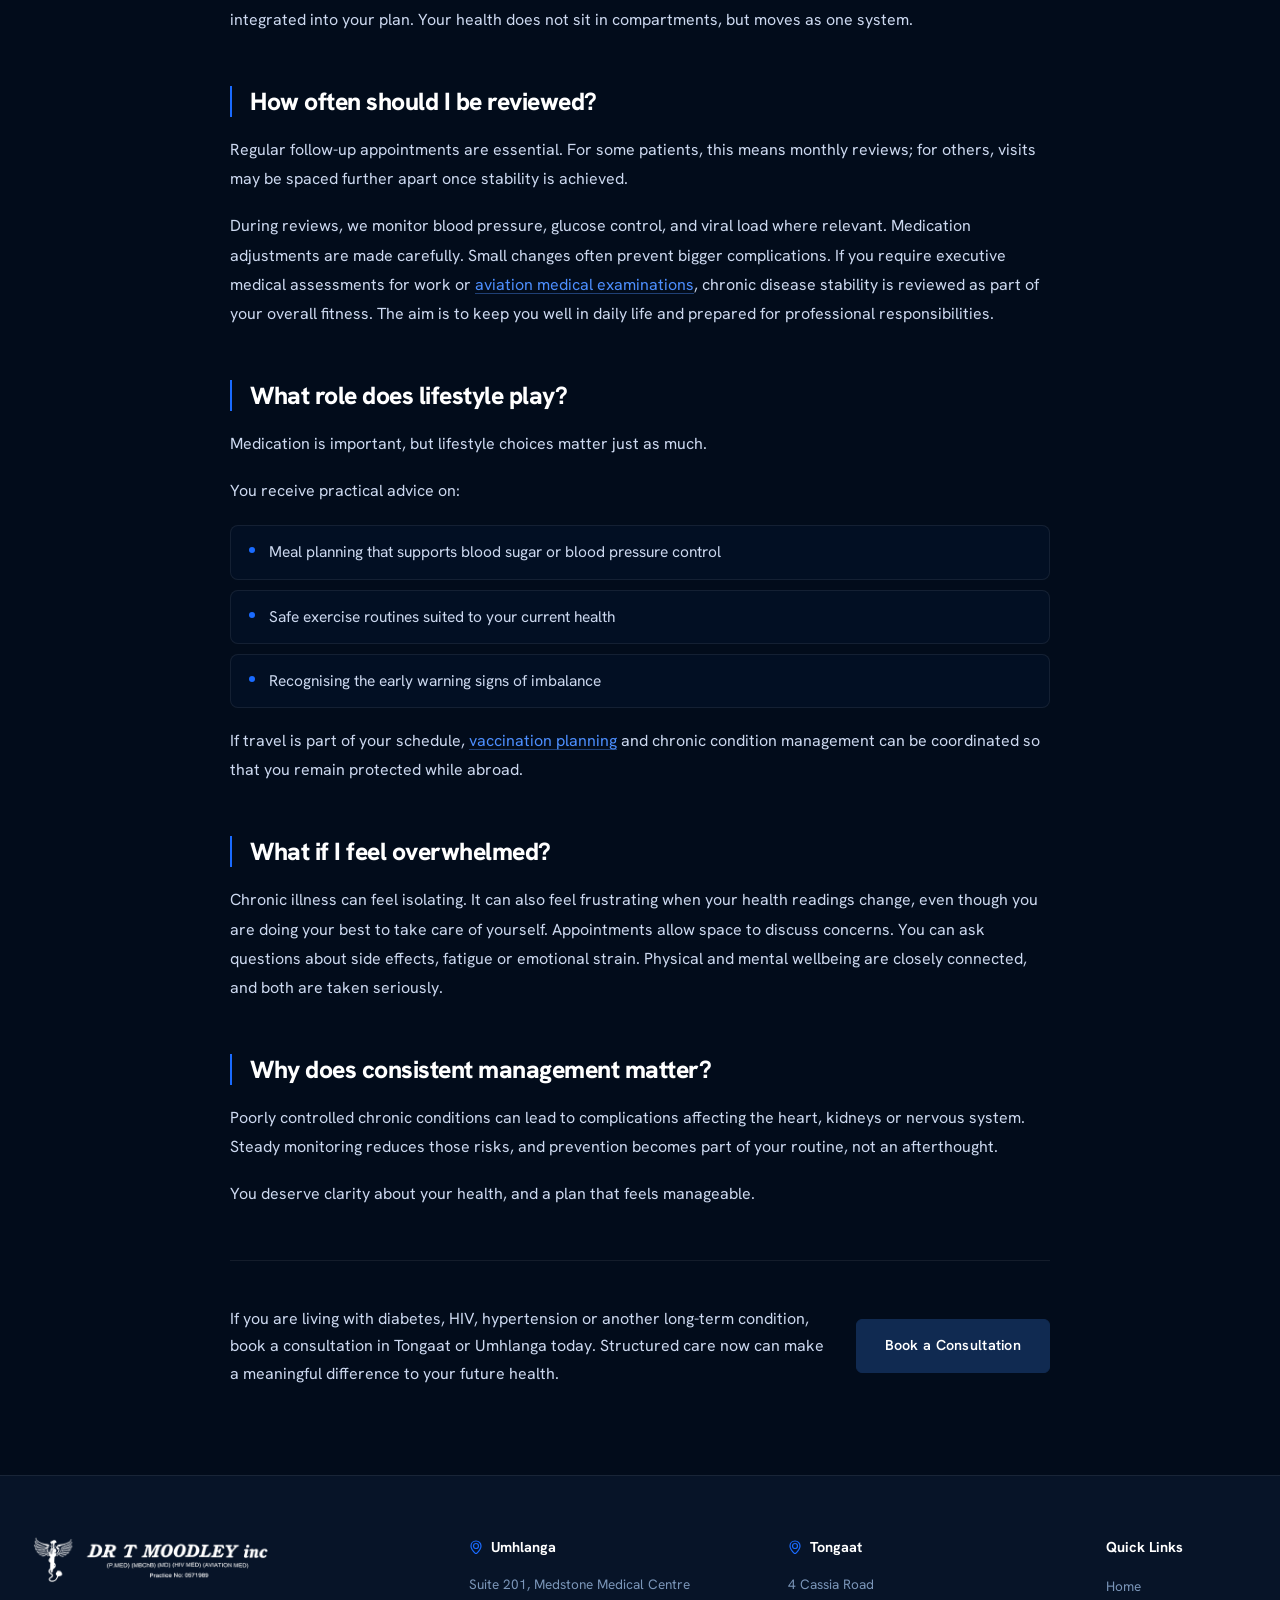
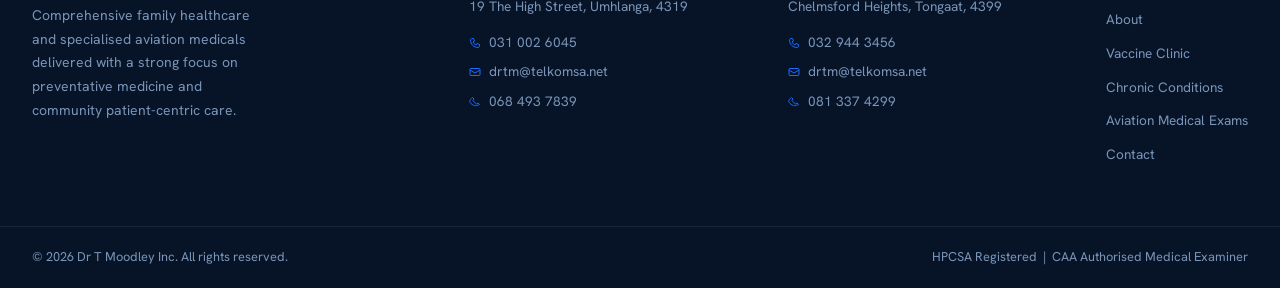
<file: services/chronic-conditions.html>
<!DOCTYPE html>
<html lang="en">
<head>
  <meta charset="UTF-8">
  <meta name="viewport" content="width=device-width, initial-scale=1.0">
  <title>Management of Chronic Conditions — Dr T Moodley Inc</title>
  <meta name="description" content="Ongoing management of chronic conditions including diabetes, hypertension and HIV in Tongaat and Umhlanga. Structured, evidence-based care from Dr T Moodley Inc.">
  <link rel="preconnect" href="https://fonts.googleapis.com">
  <link rel="preconnect" href="https://fonts.gstatic.com" crossorigin>
  <link href="https://fonts.googleapis.com/css2?family=Hanken+Grotesk:ital,wght@0,100..900;1,100..900&display=swap" rel="stylesheet">
  <link rel="stylesheet" href="../assets/style.css">
</head>
<body>

  <nav class="nav" id="nav">
    <div class="nav__inner">
      <a href="../index.html" class="nav__logo" aria-label="Dr T Moodley Inc Home">
        <img src="../assets/logo-light.png" alt="Dr T Moodley Inc" class="nav__logo-img">
      </a>
      <button class="nav__toggle" id="navToggle" aria-label="Open navigation" aria-expanded="false">
        <span class="nav__toggle-bar"></span>
        <span class="nav__toggle-bar"></span>
        <span class="nav__toggle-bar"></span>
      </button>
      <div class="nav__menu" id="navMenu">
        <ul class="nav__list">
          <li class="nav__item"><a href="../index.html" class="nav__link">Home</a></li>
          <li class="nav__item"><a href="../about.html" class="nav__link">About</a></li>
          <li class="nav__item nav__item--has-dropdown">
            <button class="nav__link nav__link--dropdown-trigger nav__link--active" aria-haspopup="true" aria-expanded="false">
              Services
              <svg class="nav__chevron" width="14" height="14" viewBox="0 0 14 14" fill="none">
                <path d="M3 5l4 4 4-4" stroke="currentColor" stroke-width="1.5" stroke-linecap="round" stroke-linejoin="round"/>
              </svg>
            </button>
            <ul class="nav__dropdown" role="menu">
              <li><a href="obesity-hypertension-diabetes.html" class="nav__dropdown-link" role="menuitem">Centre for Obesity, Hypertension and Diabetes Excellence</a></li>
              <li><a href="travel-vaccine-clinic.html" class="nav__dropdown-link" role="menuitem">Travel &amp; Paediatric Vaccine Clinic</a></li>
              <li><a href="drug-alcohol-detox.html" class="nav__dropdown-link" role="menuitem">Drug &amp; Alcohol Detox Clinic</a></li>
              <li><a href="chronic-conditions.html" class="nav__dropdown-link" role="menuitem">Management of Chronic Conditions</a></li>
              <li><a href="executive-insurance-medicals.html" class="nav__dropdown-link" role="menuitem">Executive &amp; Insurance Medicals</a></li>
              <li><a href="male-female-health.html" class="nav__dropdown-link" role="menuitem">Male &amp; Female Health</a></li>
              <li><a href="weight-management.html" class="nav__dropdown-link" role="menuitem">Weight Management &amp; Sports Nutrition</a></li>
              <li><a href="dermatology-cryotherapy.html" class="nav__dropdown-link" role="menuitem">Dermatology Cryotherapy</a></li>
              <li><a href="iv-drips.html" class="nav__dropdown-link" role="menuitem">IV Drips — Glow, Immune Boosting, Anti-Ageing</a></li>
            </ul>
          </li>
          <li class="nav__item"><a href="../aviation-medical-exams.html" class="nav__link">Aviation Medical Exams</a></li>
          <li class="nav__item"><a href="../contact.html" class="nav__link">Contact</a></li>
        </ul>
      </div>
    </div>
  </nav>

  <!-- PAGE HERO -->
  <section class="page-hero">
    <div class="page-hero__bg">
      <img src="../assets/chronic-conditions.jpg" alt="" class="page-hero__bg-img" aria-hidden="true">
      <div class="page-hero__bg-overlay"></div>
    </div>
    <div class="page-hero__content">
      <p class="page-hero__eyebrow">Services</p>
      <h1 class="page-hero__title"><em>Management of</em><br>Chronic Conditions</h1>
    </div>
  </section>

  <!-- CONTENT -->
  <section class="page-body">
    <div class="page-body__inner">

      <p class="prose__lead">Living with a chronic condition changes your daily rhythm. Medication schedules, follow-up appointments, and small lifestyle decisions all add up. With the right structure and support, however, long-term conditions can be managed steadily and confidently. At our practices in Tongaat and Umhlanga, chronic disease management focuses on helping you stay stable, informed and in control of your health. This approach is further supported through our centre for obesity, hypertension and diabetes excellence, where focused care is provided for conditions that often overlap and influence one another.</p>

      <div class="prose__section reveal">
        <h2 class="prose__heading">What are chronic conditions?</h2>
        <p class="prose__text">Chronic conditions are long-term health conditions that require ongoing care and monitoring. They often develop gradually and may last for years, affecting how the body functions and how daily life is managed. This includes conditions such as diabetes, hypertension, HIV, and in many cases, obesity, which can influence multiple systems in the body and benefit from consistent medical guidance.</p>
      </div>

      <div class="prose__section reveal">
        <h2 class="prose__heading">What does chronic condition management involve?</h2>
        <p class="prose__text">Chronic conditions such as diabetes, hypertension and HIV require ongoing monitoring. They do not resolve with a single visit, but improve with consistency.</p>
        <p class="prose__text">Your care begins with a comprehensive review of:</p>
        <ul class="prose__list">
          <li>Current symptoms and medical history</li>
          <li>Medication use and adherence</li>
          <li>Blood results and vital signs</li>
        </ul>
        <p class="prose__text">From there, a clear management plan is mapped out. Targets are discussed in plain language, and we make sure you understand what each reading means and why it matters.</p>
        <p class="prose__text">If you are also working towards <a href="weight-management.html" class="prose__link">weight management goals or improving sports nutrition</a>, those elements are integrated into your plan. Your health does not sit in compartments, but moves as one system.</p>
      </div>

      <div class="prose__section reveal">
        <h2 class="prose__heading">How often should I be reviewed?</h2>
        <p class="prose__text">Regular follow-up appointments are essential. For some patients, this means monthly reviews; for others, visits may be spaced further apart once stability is achieved.</p>
        <p class="prose__text">During reviews, we monitor blood pressure, glucose control, and viral load where relevant. Medication adjustments are made carefully. Small changes often prevent bigger complications. If you require executive medical assessments for work or <a href="../aviation-medical-exams.html" class="prose__link">aviation medical examinations</a>, chronic disease stability is reviewed as part of your overall fitness. The aim is to keep you well in daily life and prepared for professional responsibilities.</p>
      </div>

      <div class="prose__section reveal">
        <h2 class="prose__heading">What role does lifestyle play?</h2>
        <p class="prose__text">Medication is important, but lifestyle choices matter just as much.</p>
        <p class="prose__text">You receive practical advice on:</p>
        <ul class="prose__list">
          <li>Meal planning that supports blood sugar or blood pressure control</li>
          <li>Safe exercise routines suited to your current health</li>
          <li>Recognising the early warning signs of imbalance</li>
        </ul>
        <p class="prose__text">If travel is part of your schedule, <a href="travel-vaccine-clinic.html" class="prose__link">vaccination planning</a> and chronic condition management can be coordinated so that you remain protected while abroad.</p>
      </div>

      <div class="prose__section reveal">
        <h2 class="prose__heading">What if I feel overwhelmed?</h2>
        <p class="prose__text">Chronic illness can feel isolating. It can also feel frustrating when your health readings change, even though you are doing your best to take care of yourself. Appointments allow space to discuss concerns. You can ask questions about side effects, fatigue or emotional strain. Physical and mental wellbeing are closely connected, and both are taken seriously.</p>
      </div>

      <div class="prose__section reveal">
        <h2 class="prose__heading">Why does consistent management matter?</h2>
        <p class="prose__text">Poorly controlled chronic conditions can lead to complications affecting the heart, kidneys or nervous system. Steady monitoring reduces those risks, and prevention becomes part of your routine, not an afterthought.</p>
        <p class="prose__text">You deserve clarity about your health, and a plan that feels manageable.</p>
      </div>

      <div class="prose__cta reveal">
        <p class="prose__cta-text">If you are living with diabetes, HIV, hypertension or another long-term condition, book a consultation in Tongaat or Umhlanga today. Structured care now can make a meaningful difference to your future health.</p>
        <a href="../contact.html" class="btn btn--primary">Book a Consultation</a>
      </div>

    </div>
  </section>

  <footer class="footer">
    <div class="footer__top">
      <div class="footer__brand">
        <a href="../index.html" class="footer__logo">
          <img src="../assets/logo-white.png" alt="Dr T Moodley Inc" class="footer__logo-img">
        </a>
        <p class="footer__tagline">Comprehensive family healthcare and specialised aviation medicals delivered with a strong focus on preventative medicine and community patient-centric care.</p>
      </div>
      <div class="footer__locations">
        <div class="footer__location">
          <h3 class="footer__location-title">
            <svg width="14" height="14" viewBox="0 0 14 14" fill="none"><circle cx="7" cy="6" r="2.5" stroke="#1a6bff" stroke-width="1.2"/><path d="M7 1C4.2 1 2 3.2 2 6c0 3.5 5 8 5 8s5-4.5 5-8c0-2.8-2.2-5-5-5z" stroke="#1a6bff" stroke-width="1.2" fill="none"/></svg>
            Umhlanga
          </h3>
          <address class="footer__address">Suite 201, Medstone Medical Centre<br>19 The High Street, Umhlanga, 4319</address>
          <ul class="footer__contact-list">
            <li><svg width="12" height="12" viewBox="0 0 12 12" fill="none"><path d="M1.5 3C1.5 2.2 2.2 1.5 3 1.5H4.5L5.5 4 4 5C4.8 6.6 5.4 7.2 7 8l1-1.5 2.5 1V9c0 .8-.7 1.5-1.5 1.5C4.7 10.5 1.5 7.3 1.5 3z" stroke="#1a6bff" stroke-width="1" fill="none"/></svg><a href="tel:+27310026045">031 002 6045</a></li>
            <li><svg width="12" height="12" viewBox="0 0 12 12" fill="none"><rect x="1" y="2.5" width="10" height="7" rx="1" stroke="#1a6bff" stroke-width="1"/><path d="M1 4l5 3 5-3" stroke="#1a6bff" stroke-width="1"/></svg><a href="mailto:drtm@telkomsa.net">drtm@telkomsa.net</a></li>
            <li><svg width="12" height="12" viewBox="0 0 12 12" fill="none"><path d="M10 8.5C8.5 9.9 5 10.5 2 7.5S2 3 3.5 1.5l1.5 1.5L4 4.5C5 6 6 7 7.5 8l1.5-1 1.5 1.5z" stroke="#1a6bff" stroke-width="1" fill="none"/></svg><a href="https://wa.me/27684937839">068 493 7839</a></li>
          </ul>
        </div>
        <div class="footer__location">
          <h3 class="footer__location-title">
            <svg width="14" height="14" viewBox="0 0 14 14" fill="none"><circle cx="7" cy="6" r="2.5" stroke="#1a6bff" stroke-width="1.2"/><path d="M7 1C4.2 1 2 3.2 2 6c0 3.5 5 8 5 8s5-4.5 5-8c0-2.8-2.2-5-5-5z" stroke="#1a6bff" stroke-width="1.2" fill="none"/></svg>
            Tongaat
          </h3>
          <address class="footer__address">4 Cassia Road<br>Chelmsford Heights, Tongaat, 4399</address>
          <ul class="footer__contact-list">
            <li><svg width="12" height="12" viewBox="0 0 12 12" fill="none"><path d="M1.5 3C1.5 2.2 2.2 1.5 3 1.5H4.5L5.5 4 4 5C4.8 6.6 5.4 7.2 7 8l1-1.5 2.5 1V9c0 .8-.7 1.5-1.5 1.5C4.7 10.5 1.5 7.3 1.5 3z" stroke="#1a6bff" stroke-width="1" fill="none"/></svg><a href="tel:+27329443456">032 944 3456</a></li>
            <li><svg width="12" height="12" viewBox="0 0 12 12" fill="none"><rect x="1" y="2.5" width="10" height="7" rx="1" stroke="#1a6bff" stroke-width="1"/><path d="M1 4l5 3 5-3" stroke="#1a6bff" stroke-width="1"/></svg><a href="mailto:drtm@telkomsa.net">drtm@telkomsa.net</a></li>
            <li><svg width="12" height="12" viewBox="0 0 12 12" fill="none"><path d="M10 8.5C8.5 9.9 5 10.5 2 7.5S2 3 3.5 1.5l1.5 1.5L4 4.5C5 6 6 7 7.5 8l1.5-1 1.5 1.5z" stroke="#1a6bff" stroke-width="1" fill="none"/></svg><a href="https://wa.me/27813374299">081 337 4299</a></li>
          </ul>
        </div>
        <div class="footer__nav-col">
          <h3 class="footer__nav-title">Quick Links</h3>
          <ul class="footer__nav-list">
            <li><a href="../index.html">Home</a></li>
            <li><a href="../about.html">About</a></li>
            <li><a href="travel-vaccine-clinic.html">Vaccine Clinic</a></li>
            <li><a href="chronic-conditions.html">Chronic Conditions</a></li>
            <li><a href="../aviation-medical-exams.html">Aviation Medical Exams</a></li>
            <li><a href="../contact.html">Contact</a></li>
          </ul>
        </div>
      </div>
    </div>
    <div class="footer__bottom">
      <p class="footer__copy">&copy; <span id="footerYear"></span> Dr T Moodley Inc. All rights reserved.</p>
      <p class="footer__reg">HPCSA Registered &nbsp;|&nbsp; CAA Authorised Medical Examiner</p>
    </div>
  </footer>

  <script src="../assets/main.js"></script>
</body>
</html>
</file>
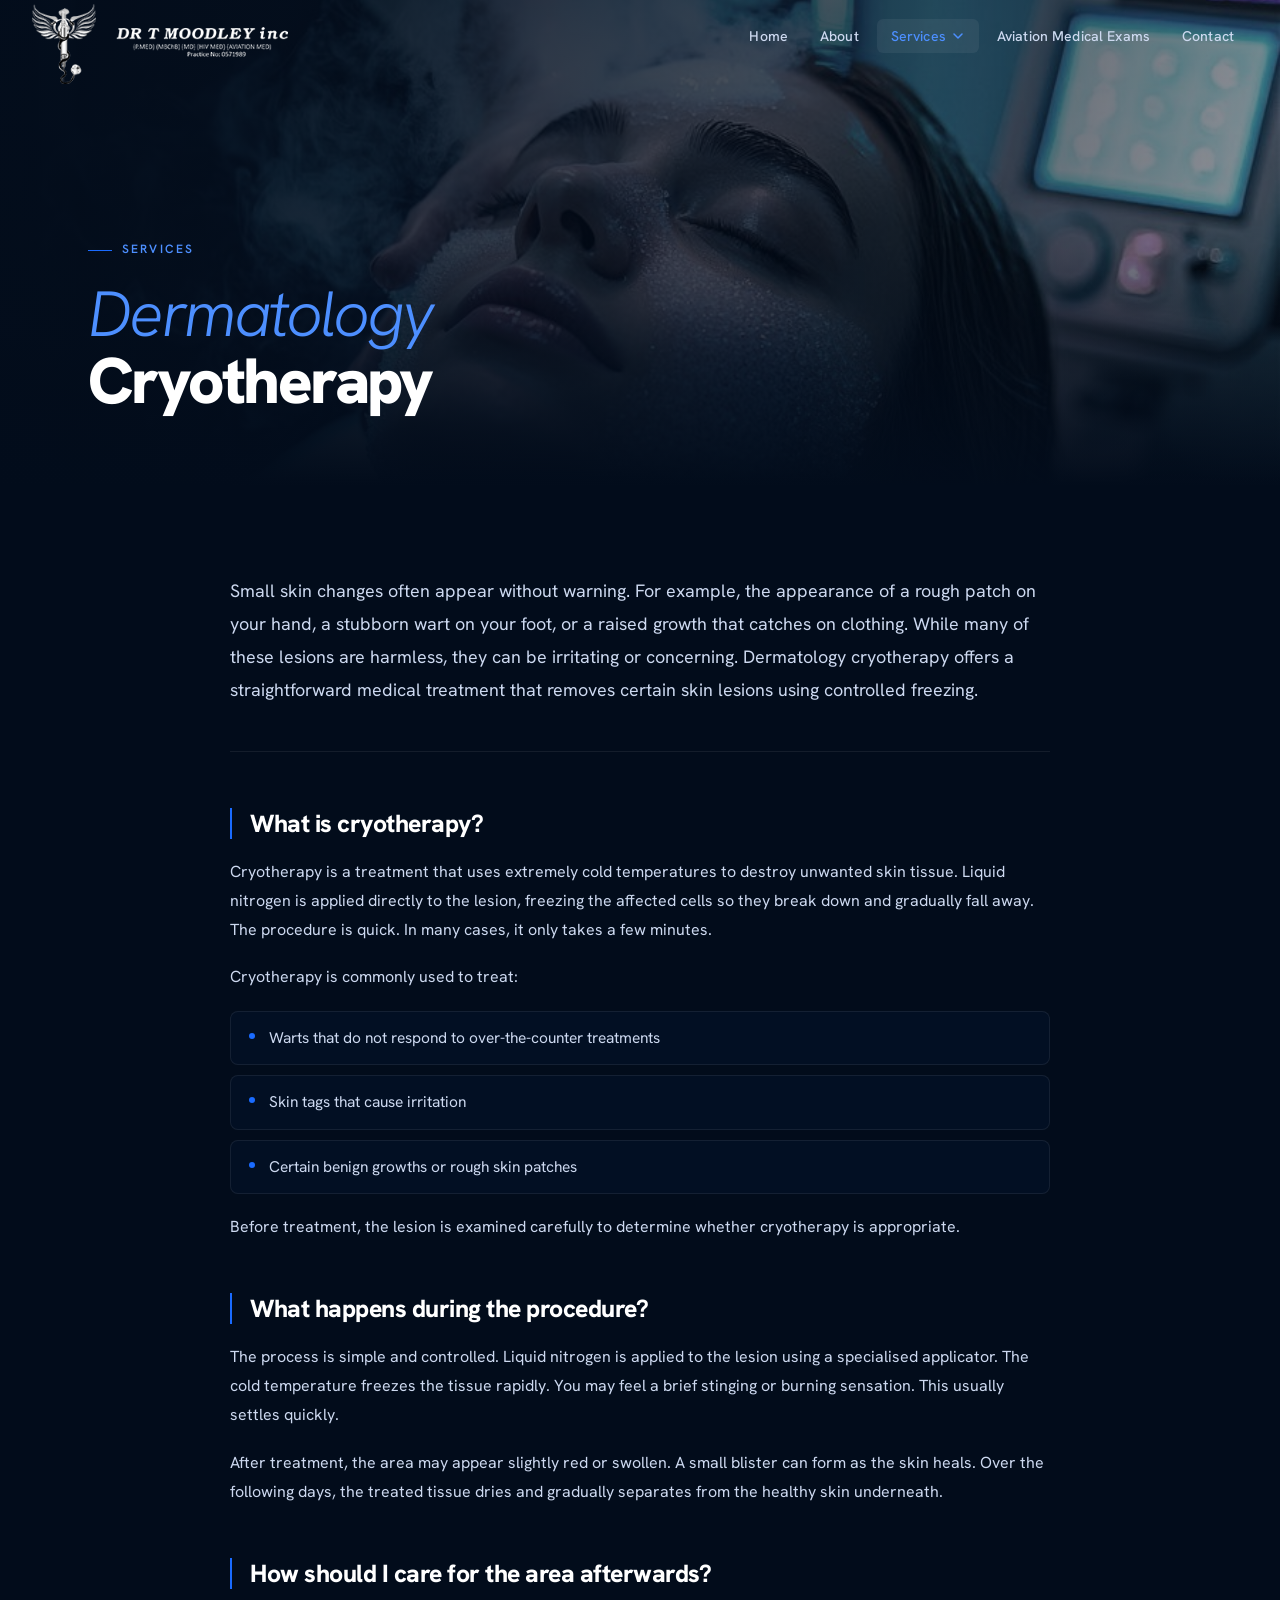
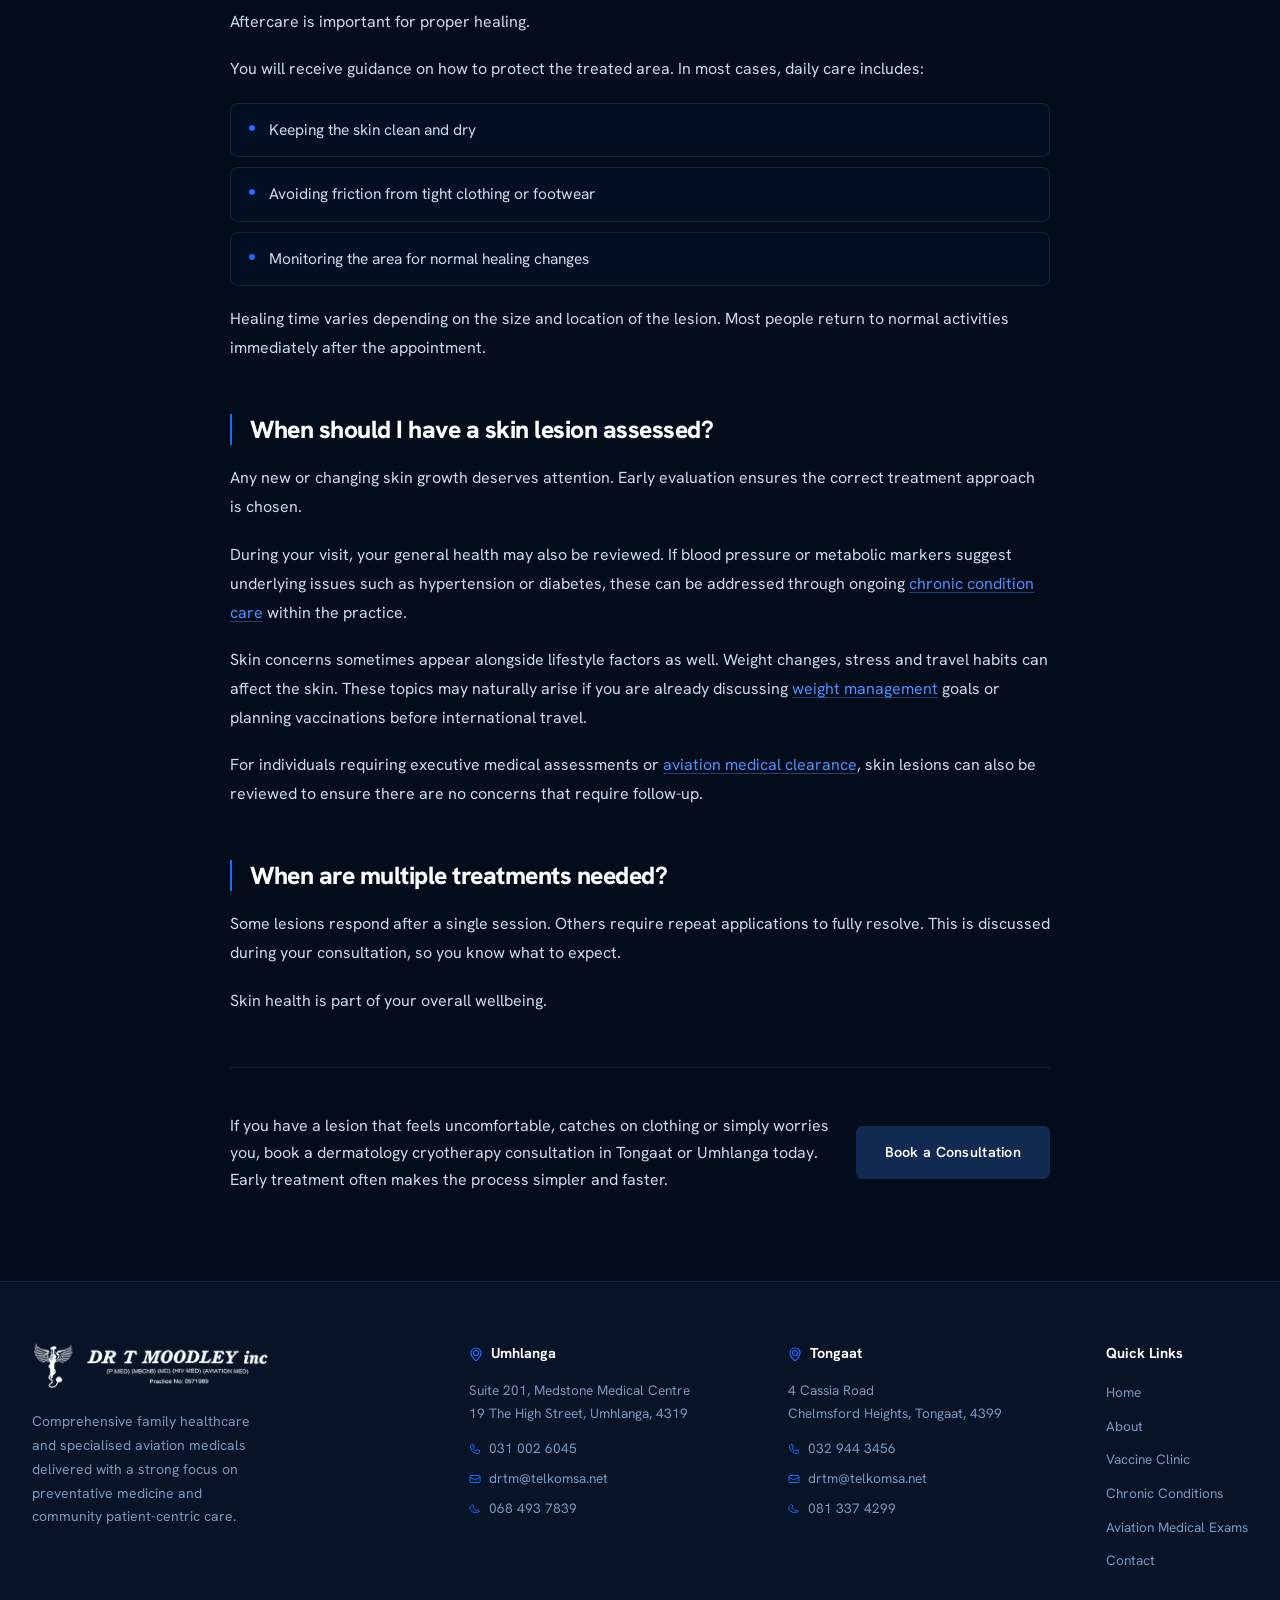
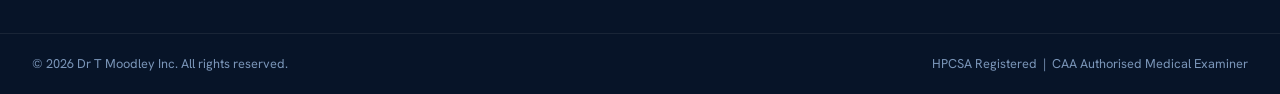
<file: services/dermatology-cryotherapy.html>
<!DOCTYPE html>
<html lang="en">
<head>
  <meta charset="UTF-8">
  <meta name="viewport" content="width=device-width, initial-scale=1.0">
  <title>Dermatology Cryotherapy — Dr T Moodley Inc</title>
  <meta name="description" content="Dermatology cryotherapy for benign skin lesions in Tongaat and Umhlanga. Quick, precise treatment for warts, skin tags and rough patches at Dr T Moodley Inc.">
  <link rel="preconnect" href="https://fonts.googleapis.com">
  <link rel="preconnect" href="https://fonts.gstatic.com" crossorigin>
  <link href="https://fonts.googleapis.com/css2?family=Hanken+Grotesk:ital,wght@0,100..900;1,100..900&display=swap" rel="stylesheet">
  <link rel="stylesheet" href="../assets/style.css">
</head>
<body>

  <nav class="nav" id="nav">
    <div class="nav__inner">
      <a href="../index.html" class="nav__logo" aria-label="Dr T Moodley Inc Home">
        <img src="../assets/logo-light.png" alt="Dr T Moodley Inc" class="nav__logo-img">
      </a>
      <button class="nav__toggle" id="navToggle" aria-label="Open navigation" aria-expanded="false">
        <span class="nav__toggle-bar"></span>
        <span class="nav__toggle-bar"></span>
        <span class="nav__toggle-bar"></span>
      </button>
      <div class="nav__menu" id="navMenu">
        <ul class="nav__list">
          <li class="nav__item"><a href="../index.html" class="nav__link">Home</a></li>
          <li class="nav__item"><a href="../about.html" class="nav__link">About</a></li>
          <li class="nav__item nav__item--has-dropdown">
            <button class="nav__link nav__link--dropdown-trigger nav__link--active" aria-haspopup="true" aria-expanded="false">
              Services
              <svg class="nav__chevron" width="14" height="14" viewBox="0 0 14 14" fill="none">
                <path d="M3 5l4 4 4-4" stroke="currentColor" stroke-width="1.5" stroke-linecap="round" stroke-linejoin="round"/>
              </svg>
            </button>
            <ul class="nav__dropdown" role="menu">
              <li><a href="obesity-hypertension-diabetes.html" class="nav__dropdown-link" role="menuitem">Centre for Obesity, Hypertension and Diabetes Excellence</a></li>
              <li><a href="travel-vaccine-clinic.html" class="nav__dropdown-link" role="menuitem">Travel &amp; Paediatric Vaccine Clinic</a></li>
              <li><a href="drug-alcohol-detox.html" class="nav__dropdown-link" role="menuitem">Drug &amp; Alcohol Detox Clinic</a></li>
              <li><a href="chronic-conditions.html" class="nav__dropdown-link" role="menuitem">Management of Chronic Conditions</a></li>
              <li><a href="executive-insurance-medicals.html" class="nav__dropdown-link" role="menuitem">Executive &amp; Insurance Medicals</a></li>
              <li><a href="male-female-health.html" class="nav__dropdown-link" role="menuitem">Male &amp; Female Health</a></li>
              <li><a href="weight-management.html" class="nav__dropdown-link" role="menuitem">Weight Management &amp; Sports Nutrition</a></li>
              <li><a href="dermatology-cryotherapy.html" class="nav__dropdown-link" role="menuitem">Dermatology Cryotherapy</a></li>
              <li><a href="iv-drips.html" class="nav__dropdown-link" role="menuitem">IV Drips — Glow, Immune Boosting, Anti-Ageing</a></li>
            </ul>
          </li>
          <li class="nav__item"><a href="../aviation-medical-exams.html" class="nav__link">Aviation Medical Exams</a></li>
          <li class="nav__item"><a href="../contact.html" class="nav__link">Contact</a></li>
        </ul>
      </div>
    </div>
  </nav>

  <!-- PAGE HERO -->
  <section class="page-hero">
    <div class="page-hero__bg">
      <img src="../assets/dermatology.jpg" alt="" class="page-hero__bg-img" aria-hidden="true">
      <div class="page-hero__bg-overlay"></div>
    </div>
    <div class="page-hero__content">
      <p class="page-hero__eyebrow">Services</p>
      <h1 class="page-hero__title"><em>Dermatology</em><br>Cryotherapy</h1>
    </div>
  </section>

  <!-- CONTENT -->
  <section class="page-body">
    <div class="page-body__inner">

      <p class="prose__lead">Small skin changes often appear without warning. For example, the appearance of a rough patch on your hand, a stubborn wart on your foot, or a raised growth that catches on clothing. While many of these lesions are harmless, they can be irritating or concerning. Dermatology cryotherapy offers a straightforward medical treatment that removes certain skin lesions using controlled freezing.</p>

      <div class="prose__section reveal">
        <h2 class="prose__heading">What is cryotherapy?</h2>
        <p class="prose__text">Cryotherapy is a treatment that uses extremely cold temperatures to destroy unwanted skin tissue. Liquid nitrogen is applied directly to the lesion, freezing the affected cells so they break down and gradually fall away. The procedure is quick. In many cases, it only takes a few minutes.</p>
        <p class="prose__text">Cryotherapy is commonly used to treat:</p>
        <ul class="prose__list">
          <li>Warts that do not respond to over-the-counter treatments</li>
          <li>Skin tags that cause irritation</li>
          <li>Certain benign growths or rough skin patches</li>
        </ul>
        <p class="prose__text">Before treatment, the lesion is examined carefully to determine whether cryotherapy is appropriate.</p>
      </div>

      <div class="prose__section reveal">
        <h2 class="prose__heading">What happens during the procedure?</h2>
        <p class="prose__text">The process is simple and controlled. Liquid nitrogen is applied to the lesion using a specialised applicator. The cold temperature freezes the tissue rapidly. You may feel a brief stinging or burning sensation. This usually settles quickly.</p>
        <p class="prose__text">After treatment, the area may appear slightly red or swollen. A small blister can form as the skin heals. Over the following days, the treated tissue dries and gradually separates from the healthy skin underneath.</p>
      </div>

      <div class="prose__section reveal">
        <h2 class="prose__heading">How should I care for the area afterwards?</h2>
        <p class="prose__text">Aftercare is important for proper healing.</p>
        <p class="prose__text">You will receive guidance on how to protect the treated area. In most cases, daily care includes:</p>
        <ul class="prose__list">
          <li>Keeping the skin clean and dry</li>
          <li>Avoiding friction from tight clothing or footwear</li>
          <li>Monitoring the area for normal healing changes</li>
        </ul>
        <p class="prose__text">Healing time varies depending on the size and location of the lesion. Most people return to normal activities immediately after the appointment.</p>
      </div>

      <div class="prose__section reveal">
        <h2 class="prose__heading">When should I have a skin lesion assessed?</h2>
        <p class="prose__text">Any new or changing skin growth deserves attention. Early evaluation ensures the correct treatment approach is chosen.</p>
        <p class="prose__text">During your visit, your general health may also be reviewed. If blood pressure or metabolic markers suggest underlying issues such as hypertension or diabetes, these can be addressed through ongoing <a href="chronic-conditions.html" class="prose__link">chronic condition care</a> within the practice.</p>
        <p class="prose__text">Skin concerns sometimes appear alongside lifestyle factors as well. Weight changes, stress and travel habits can affect the skin. These topics may naturally arise if you are already discussing <a href="weight-management.html" class="prose__link">weight management</a> goals or planning vaccinations before international travel.</p>
        <p class="prose__text">For individuals requiring executive medical assessments or <a href="../aviation-medical-exams.html" class="prose__link">aviation medical clearance</a>, skin lesions can also be reviewed to ensure there are no concerns that require follow-up.</p>
      </div>

      <div class="prose__section reveal">
        <h2 class="prose__heading">When are multiple treatments needed?</h2>
        <p class="prose__text">Some lesions respond after a single session. Others require repeat applications to fully resolve. This is discussed during your consultation, so you know what to expect.</p>
        <p class="prose__text">Skin health is part of your overall wellbeing.</p>
      </div>

      <div class="prose__cta reveal">
        <p class="prose__cta-text">If you have a lesion that feels uncomfortable, catches on clothing or simply worries you, book a dermatology cryotherapy consultation in Tongaat or Umhlanga today. Early treatment often makes the process simpler and faster.</p>
        <a href="../contact.html" class="btn btn--primary">Book a Consultation</a>
      </div>

    </div>
  </section>

  <footer class="footer">
    <div class="footer__top">
      <div class="footer__brand">
        <a href="../index.html" class="footer__logo">
          <img src="../assets/logo-white.png" alt="Dr T Moodley Inc" class="footer__logo-img">
        </a>
        <p class="footer__tagline">Comprehensive family healthcare and specialised aviation medicals delivered with a strong focus on preventative medicine and community patient-centric care.</p>
      </div>
      <div class="footer__locations">
        <div class="footer__location">
          <h3 class="footer__location-title">
            <svg width="14" height="14" viewBox="0 0 14 14" fill="none"><circle cx="7" cy="6" r="2.5" stroke="#1a6bff" stroke-width="1.2"/><path d="M7 1C4.2 1 2 3.2 2 6c0 3.5 5 8 5 8s5-4.5 5-8c0-2.8-2.2-5-5-5z" stroke="#1a6bff" stroke-width="1.2" fill="none"/></svg>
            Umhlanga
          </h3>
          <address class="footer__address">Suite 201, Medstone Medical Centre<br>19 The High Street, Umhlanga, 4319</address>
          <ul class="footer__contact-list">
            <li><svg width="12" height="12" viewBox="0 0 12 12" fill="none"><path d="M1.5 3C1.5 2.2 2.2 1.5 3 1.5H4.5L5.5 4 4 5C4.8 6.6 5.4 7.2 7 8l1-1.5 2.5 1V9c0 .8-.7 1.5-1.5 1.5C4.7 10.5 1.5 7.3 1.5 3z" stroke="#1a6bff" stroke-width="1" fill="none"/></svg><a href="tel:+27310026045">031 002 6045</a></li>
            <li><svg width="12" height="12" viewBox="0 0 12 12" fill="none"><rect x="1" y="2.5" width="10" height="7" rx="1" stroke="#1a6bff" stroke-width="1"/><path d="M1 4l5 3 5-3" stroke="#1a6bff" stroke-width="1"/></svg><a href="mailto:drtm@telkomsa.net">drtm@telkomsa.net</a></li>
            <li><svg width="12" height="12" viewBox="0 0 12 12" fill="none"><path d="M10 8.5C8.5 9.9 5 10.5 2 7.5S2 3 3.5 1.5l1.5 1.5L4 4.5C5 6 6 7 7.5 8l1.5-1 1.5 1.5z" stroke="#1a6bff" stroke-width="1" fill="none"/></svg><a href="https://wa.me/27684937839">068 493 7839</a></li>
          </ul>
        </div>
        <div class="footer__location">
          <h3 class="footer__location-title">
            <svg width="14" height="14" viewBox="0 0 14 14" fill="none"><circle cx="7" cy="6" r="2.5" stroke="#1a6bff" stroke-width="1.2"/><path d="M7 1C4.2 1 2 3.2 2 6c0 3.5 5 8 5 8s5-4.5 5-8c0-2.8-2.2-5-5-5z" stroke="#1a6bff" stroke-width="1.2" fill="none"/></svg>
            Tongaat
          </h3>
          <address class="footer__address">4 Cassia Road<br>Chelmsford Heights, Tongaat, 4399</address>
          <ul class="footer__contact-list">
            <li><svg width="12" height="12" viewBox="0 0 12 12" fill="none"><path d="M1.5 3C1.5 2.2 2.2 1.5 3 1.5H4.5L5.5 4 4 5C4.8 6.6 5.4 7.2 7 8l1-1.5 2.5 1V9c0 .8-.7 1.5-1.5 1.5C4.7 10.5 1.5 7.3 1.5 3z" stroke="#1a6bff" stroke-width="1" fill="none"/></svg><a href="tel:+27329443456">032 944 3456</a></li>
            <li><svg width="12" height="12" viewBox="0 0 12 12" fill="none"><rect x="1" y="2.5" width="10" height="7" rx="1" stroke="#1a6bff" stroke-width="1"/><path d="M1 4l5 3 5-3" stroke="#1a6bff" stroke-width="1"/></svg><a href="mailto:drtm@telkomsa.net">drtm@telkomsa.net</a></li>
            <li><svg width="12" height="12" viewBox="0 0 12 12" fill="none"><path d="M10 8.5C8.5 9.9 5 10.5 2 7.5S2 3 3.5 1.5l1.5 1.5L4 4.5C5 6 6 7 7.5 8l1.5-1 1.5 1.5z" stroke="#1a6bff" stroke-width="1" fill="none"/></svg><a href="https://wa.me/27813374299">081 337 4299</a></li>
          </ul>
        </div>
        <div class="footer__nav-col">
          <h3 class="footer__nav-title">Quick Links</h3>
          <ul class="footer__nav-list">
            <li><a href="../index.html">Home</a></li>
            <li><a href="../about.html">About</a></li>
            <li><a href="travel-vaccine-clinic.html">Vaccine Clinic</a></li>
            <li><a href="chronic-conditions.html">Chronic Conditions</a></li>
            <li><a href="../aviation-medical-exams.html">Aviation Medical Exams</a></li>
            <li><a href="../contact.html">Contact</a></li>
          </ul>
        </div>
      </div>
    </div>
    <div class="footer__bottom">
      <p class="footer__copy">&copy; <span id="footerYear"></span> Dr T Moodley Inc. All rights reserved.</p>
      <p class="footer__reg">HPCSA Registered &nbsp;|&nbsp; CAA Authorised Medical Examiner</p>
    </div>
  </footer>

  <script src="../assets/main.js"></script>
</body>
</html>
</file>
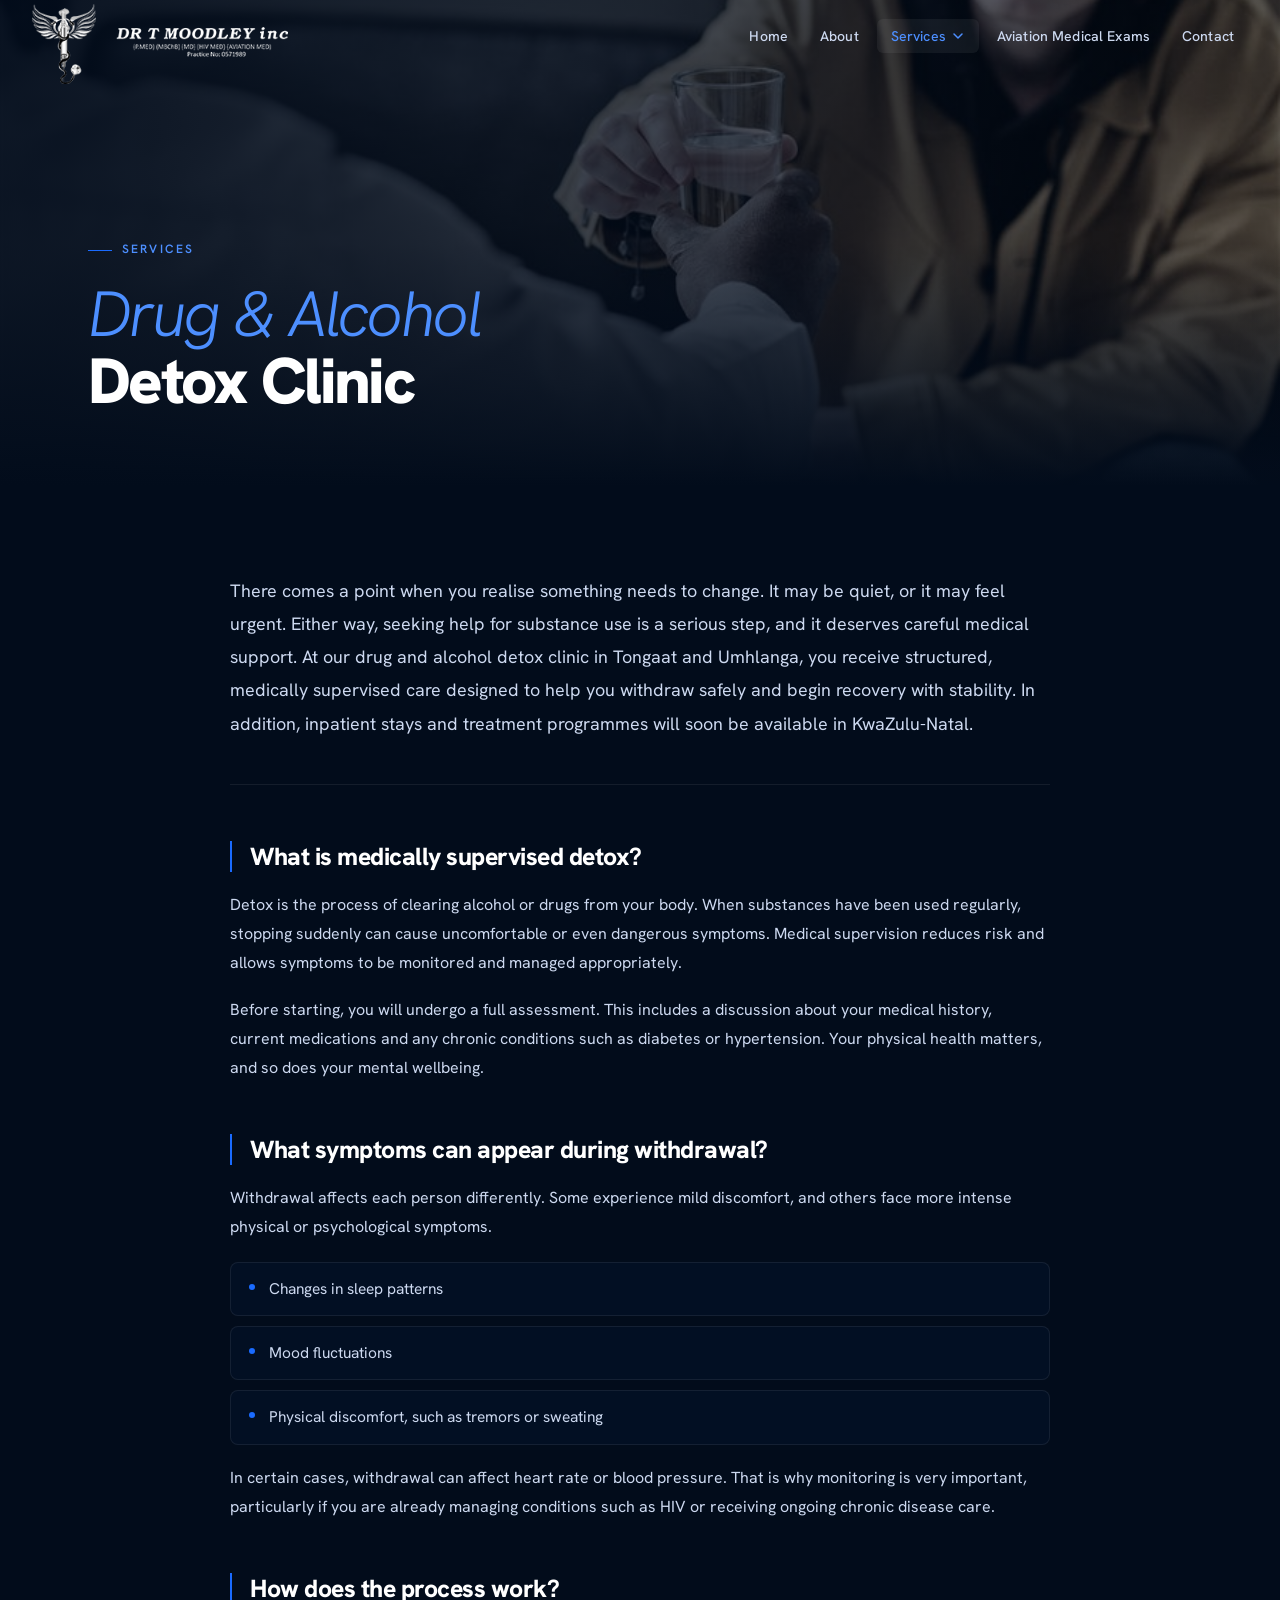
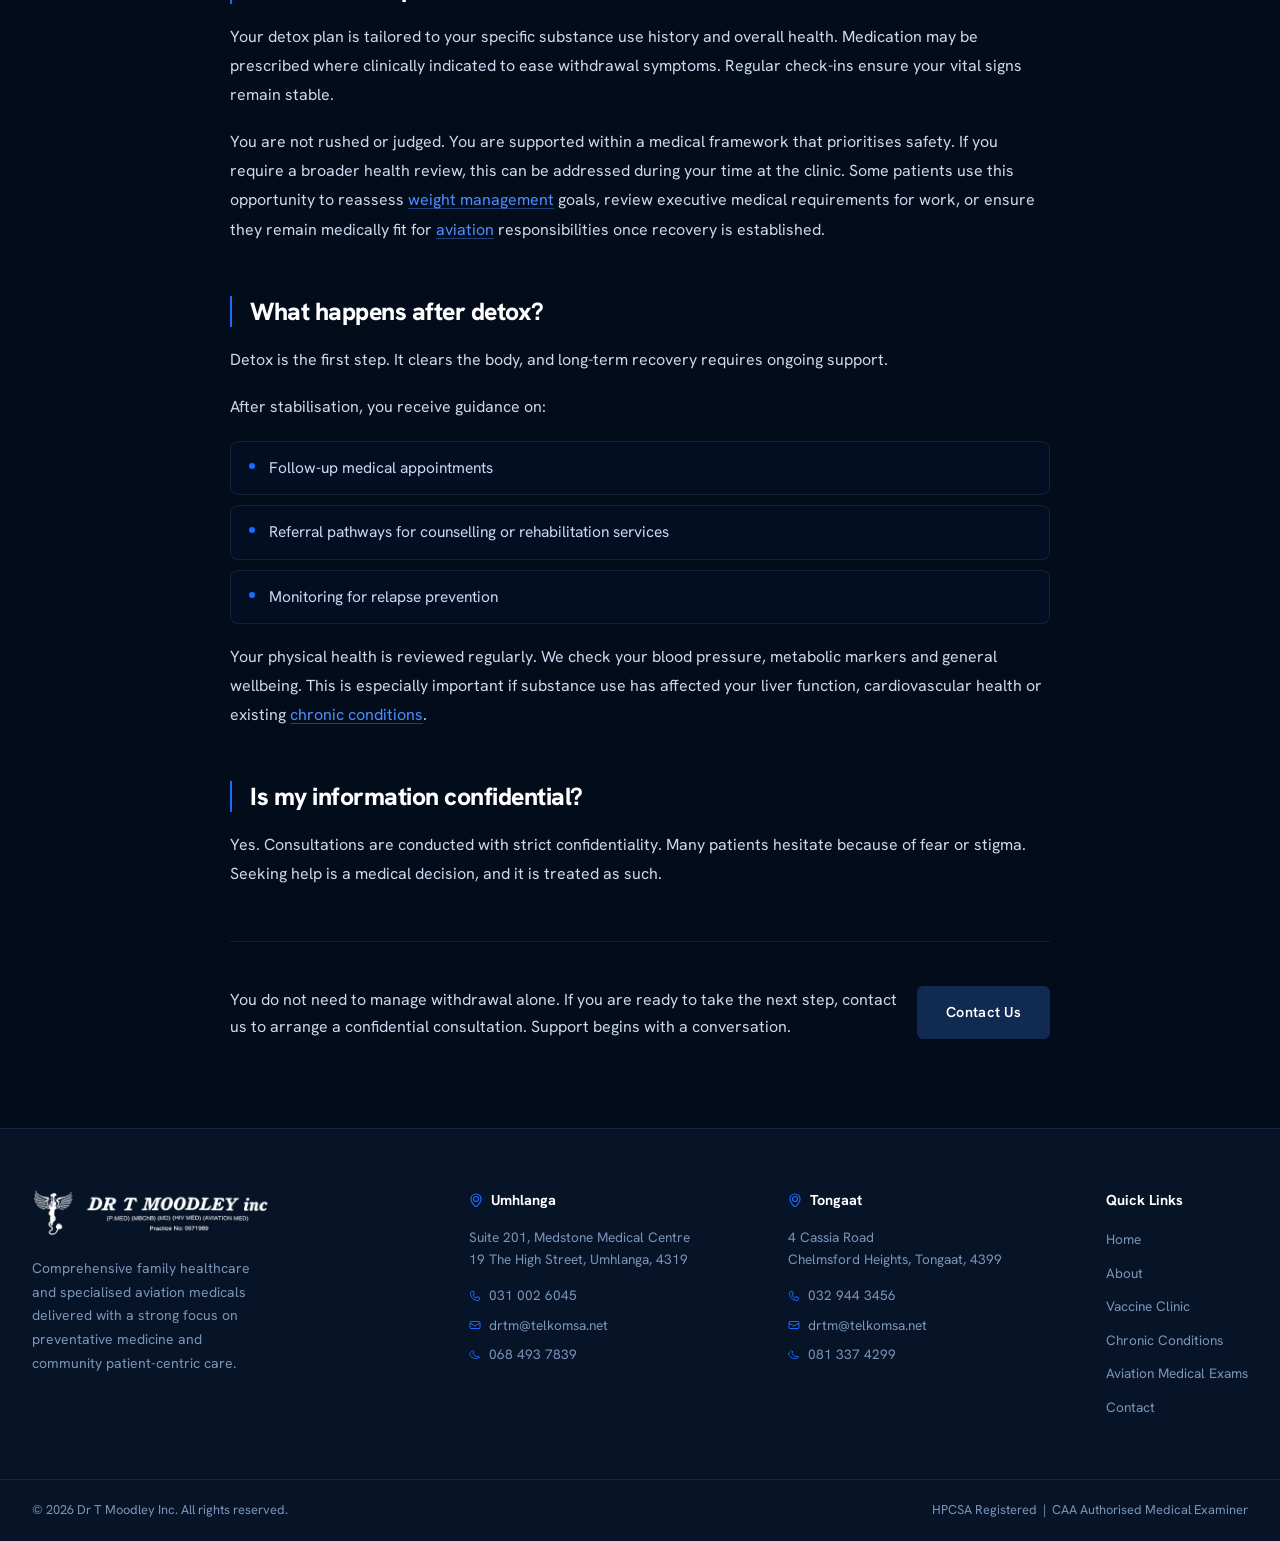
<file: services/drug-alcohol-detox.html>
<!DOCTYPE html>
<html lang="en">
<head>
  <meta charset="UTF-8">
  <meta name="viewport" content="width=device-width, initial-scale=1.0">
  <title>Drug &amp; Alcohol Detox Clinic — Dr T Moodley Inc</title>
  <meta name="description" content="Medically supervised drug and alcohol detox clinic in Tongaat and Umhlanga. Confidential, structured support for safe withdrawal and recovery with Dr T Moodley Inc.">
  <link rel="preconnect" href="https://fonts.googleapis.com">
  <link rel="preconnect" href="https://fonts.gstatic.com" crossorigin>
  <link href="https://fonts.googleapis.com/css2?family=Hanken+Grotesk:ital,wght@0,100..900;1,100..900&display=swap" rel="stylesheet">
  <link rel="stylesheet" href="../assets/style.css">
</head>
<body>

  <nav class="nav" id="nav">
    <div class="nav__inner">
      <a href="../index.html" class="nav__logo" aria-label="Dr T Moodley Inc Home">
        <img src="../assets/logo-light.png" alt="Dr T Moodley Inc" class="nav__logo-img">
      </a>
      <button class="nav__toggle" id="navToggle" aria-label="Open navigation" aria-expanded="false">
        <span class="nav__toggle-bar"></span>
        <span class="nav__toggle-bar"></span>
        <span class="nav__toggle-bar"></span>
      </button>
      <div class="nav__menu" id="navMenu">
        <ul class="nav__list">
          <li class="nav__item"><a href="../index.html" class="nav__link">Home</a></li>
          <li class="nav__item"><a href="../about.html" class="nav__link">About</a></li>
          <li class="nav__item nav__item--has-dropdown">
            <button class="nav__link nav__link--dropdown-trigger nav__link--active" aria-haspopup="true" aria-expanded="false">
              Services
              <svg class="nav__chevron" width="14" height="14" viewBox="0 0 14 14" fill="none">
                <path d="M3 5l4 4 4-4" stroke="currentColor" stroke-width="1.5" stroke-linecap="round" stroke-linejoin="round"/>
              </svg>
            </button>
            <ul class="nav__dropdown" role="menu">
              <li><a href="obesity-hypertension-diabetes.html" class="nav__dropdown-link" role="menuitem">Centre for Obesity, Hypertension and Diabetes Excellence</a></li>
              <li><a href="travel-vaccine-clinic.html" class="nav__dropdown-link" role="menuitem">Travel &amp; Paediatric Vaccine Clinic</a></li>
              <li><a href="drug-alcohol-detox.html" class="nav__dropdown-link" role="menuitem">Drug &amp; Alcohol Detox Clinic</a></li>
              <li><a href="chronic-conditions.html" class="nav__dropdown-link" role="menuitem">Management of Chronic Conditions</a></li>
              <li><a href="executive-insurance-medicals.html" class="nav__dropdown-link" role="menuitem">Executive &amp; Insurance Medicals</a></li>
              <li><a href="male-female-health.html" class="nav__dropdown-link" role="menuitem">Male &amp; Female Health</a></li>
              <li><a href="weight-management.html" class="nav__dropdown-link" role="menuitem">Weight Management &amp; Sports Nutrition</a></li>
              <li><a href="dermatology-cryotherapy.html" class="nav__dropdown-link" role="menuitem">Dermatology Cryotherapy</a></li>
              <li><a href="iv-drips.html" class="nav__dropdown-link" role="menuitem">IV Drips — Glow, Immune Boosting, Anti-Ageing</a></li>
            </ul>
          </li>
          <li class="nav__item"><a href="../aviation-medical-exams.html" class="nav__link">Aviation Medical Exams</a></li>
          <li class="nav__item"><a href="../contact.html" class="nav__link">Contact</a></li>
        </ul>
      </div>
    </div>
  </nav>

  <!-- PAGE HERO -->
  <section class="page-hero">
    <div class="page-hero__bg">
      <img src="../assets/detox-clinic.jpg" alt="" class="page-hero__bg-img" aria-hidden="true">
      <div class="page-hero__bg-overlay"></div>
    </div>
    <div class="page-hero__content">
      <p class="page-hero__eyebrow">Services</p>
      <h1 class="page-hero__title"><em>Drug &amp; Alcohol</em><br>Detox Clinic</h1>
    </div>
  </section>

  <!-- CONTENT -->
  <section class="page-body">
    <div class="page-body__inner">

      <p class="prose__lead">There comes a point when you realise something needs to change. It may be quiet, or it may feel urgent. Either way, seeking help for substance use is a serious step, and it deserves careful medical support. At our drug and alcohol detox clinic in Tongaat and Umhlanga, you receive structured, medically supervised care designed to help you withdraw safely and begin recovery with stability. In addition, inpatient stays and treatment programmes will soon be available in KwaZulu-Natal.</p>

      <div class="prose__section reveal">
        <h2 class="prose__heading">What is medically supervised detox?</h2>
        <p class="prose__text">Detox is the process of clearing alcohol or drugs from your body. When substances have been used regularly, stopping suddenly can cause uncomfortable or even dangerous symptoms. Medical supervision reduces risk and allows symptoms to be monitored and managed appropriately.</p>
        <p class="prose__text">Before starting, you will undergo a full assessment. This includes a discussion about your medical history, current medications and any chronic conditions such as diabetes or hypertension. Your physical health matters, and so does your mental wellbeing.</p>
      </div>

      <div class="prose__section reveal">
        <h2 class="prose__heading">What symptoms can appear during withdrawal?</h2>
        <p class="prose__text">Withdrawal affects each person differently. Some experience mild discomfort, and others face more intense physical or psychological symptoms.</p>
        <ul class="prose__list">
          <li>Changes in sleep patterns</li>
          <li>Mood fluctuations</li>
          <li>Physical discomfort, such as tremors or sweating</li>
        </ul>
        <p class="prose__text">In certain cases, withdrawal can affect heart rate or blood pressure. That is why monitoring is very important, particularly if you are already managing conditions such as HIV or receiving ongoing chronic disease care.</p>
      </div>

      <div class="prose__section reveal">
        <h2 class="prose__heading">How does the process work?</h2>
        <p class="prose__text">Your detox plan is tailored to your specific substance use history and overall health. Medication may be prescribed where clinically indicated to ease withdrawal symptoms. Regular check-ins ensure your vital signs remain stable.</p>
        <p class="prose__text">You are not rushed or judged. You are supported within a medical framework that prioritises safety. If you require a broader health review, this can be addressed during your time at the clinic. Some patients use this opportunity to reassess <a href="weight-management.html" class="prose__link">weight management</a> goals, review executive medical requirements for work, or ensure they remain medically fit for <a href="../aviation-medical-exams.html" class="prose__link">aviation</a> responsibilities once recovery is established.</p>
      </div>

      <div class="prose__section reveal">
        <h2 class="prose__heading">What happens after detox?</h2>
        <p class="prose__text">Detox is the first step. It clears the body, and long-term recovery requires ongoing support.</p>
        <p class="prose__text">After stabilisation, you receive guidance on:</p>
        <ul class="prose__list">
          <li>Follow-up medical appointments</li>
          <li>Referral pathways for counselling or rehabilitation services</li>
          <li>Monitoring for relapse prevention</li>
        </ul>
        <p class="prose__text">Your physical health is reviewed regularly. We check your blood pressure, metabolic markers and general wellbeing. This is especially important if substance use has affected your liver function, cardiovascular health or existing <a href="chronic-conditions.html" class="prose__link">chronic conditions</a>.</p>
      </div>

      <div class="prose__section reveal">
        <h2 class="prose__heading">Is my information confidential?</h2>
        <p class="prose__text">Yes. Consultations are conducted with strict confidentiality. Many patients hesitate because of fear or stigma. Seeking help is a medical decision, and it is treated as such.</p>
      </div>

      <div class="prose__cta reveal">
        <p class="prose__cta-text">You do not need to manage withdrawal alone. If you are ready to take the next step, contact us to arrange a confidential consultation. Support begins with a conversation.</p>
        <a href="../contact.html" class="btn btn--primary">Contact Us</a>
      </div>

    </div>
  </section>

  <footer class="footer">
    <div class="footer__top">
      <div class="footer__brand">
        <a href="../index.html" class="footer__logo">
          <img src="../assets/logo-white.png" alt="Dr T Moodley Inc" class="footer__logo-img">
        </a>
        <p class="footer__tagline">Comprehensive family healthcare and specialised aviation medicals delivered with a strong focus on preventative medicine and community patient-centric care.</p>
      </div>
      <div class="footer__locations">
        <div class="footer__location">
          <h3 class="footer__location-title">
            <svg width="14" height="14" viewBox="0 0 14 14" fill="none"><circle cx="7" cy="6" r="2.5" stroke="#1a6bff" stroke-width="1.2"/><path d="M7 1C4.2 1 2 3.2 2 6c0 3.5 5 8 5 8s5-4.5 5-8c0-2.8-2.2-5-5-5z" stroke="#1a6bff" stroke-width="1.2" fill="none"/></svg>
            Umhlanga
          </h3>
          <address class="footer__address">Suite 201, Medstone Medical Centre<br>19 The High Street, Umhlanga, 4319</address>
          <ul class="footer__contact-list">
            <li><svg width="12" height="12" viewBox="0 0 12 12" fill="none"><path d="M1.5 3C1.5 2.2 2.2 1.5 3 1.5H4.5L5.5 4 4 5C4.8 6.6 5.4 7.2 7 8l1-1.5 2.5 1V9c0 .8-.7 1.5-1.5 1.5C4.7 10.5 1.5 7.3 1.5 3z" stroke="#1a6bff" stroke-width="1" fill="none"/></svg><a href="tel:+27310026045">031 002 6045</a></li>
            <li><svg width="12" height="12" viewBox="0 0 12 12" fill="none"><rect x="1" y="2.5" width="10" height="7" rx="1" stroke="#1a6bff" stroke-width="1"/><path d="M1 4l5 3 5-3" stroke="#1a6bff" stroke-width="1"/></svg><a href="mailto:drtm@telkomsa.net">drtm@telkomsa.net</a></li>
            <li><svg width="12" height="12" viewBox="0 0 12 12" fill="none"><path d="M10 8.5C8.5 9.9 5 10.5 2 7.5S2 3 3.5 1.5l1.5 1.5L4 4.5C5 6 6 7 7.5 8l1.5-1 1.5 1.5z" stroke="#1a6bff" stroke-width="1" fill="none"/></svg><a href="https://wa.me/27684937839">068 493 7839</a></li>
          </ul>
        </div>
        <div class="footer__location">
          <h3 class="footer__location-title">
            <svg width="14" height="14" viewBox="0 0 14 14" fill="none"><circle cx="7" cy="6" r="2.5" stroke="#1a6bff" stroke-width="1.2"/><path d="M7 1C4.2 1 2 3.2 2 6c0 3.5 5 8 5 8s5-4.5 5-8c0-2.8-2.2-5-5-5z" stroke="#1a6bff" stroke-width="1.2" fill="none"/></svg>
            Tongaat
          </h3>
          <address class="footer__address">4 Cassia Road<br>Chelmsford Heights, Tongaat, 4399</address>
          <ul class="footer__contact-list">
            <li><svg width="12" height="12" viewBox="0 0 12 12" fill="none"><path d="M1.5 3C1.5 2.2 2.2 1.5 3 1.5H4.5L5.5 4 4 5C4.8 6.6 5.4 7.2 7 8l1-1.5 2.5 1V9c0 .8-.7 1.5-1.5 1.5C4.7 10.5 1.5 7.3 1.5 3z" stroke="#1a6bff" stroke-width="1" fill="none"/></svg><a href="tel:+27329443456">032 944 3456</a></li>
            <li><svg width="12" height="12" viewBox="0 0 12 12" fill="none"><rect x="1" y="2.5" width="10" height="7" rx="1" stroke="#1a6bff" stroke-width="1"/><path d="M1 4l5 3 5-3" stroke="#1a6bff" stroke-width="1"/></svg><a href="mailto:drtm@telkomsa.net">drtm@telkomsa.net</a></li>
            <li><svg width="12" height="12" viewBox="0 0 12 12" fill="none"><path d="M10 8.5C8.5 9.9 5 10.5 2 7.5S2 3 3.5 1.5l1.5 1.5L4 4.5C5 6 6 7 7.5 8l1.5-1 1.5 1.5z" stroke="#1a6bff" stroke-width="1" fill="none"/></svg><a href="https://wa.me/27813374299">081 337 4299</a></li>
          </ul>
        </div>
        <div class="footer__nav-col">
          <h3 class="footer__nav-title">Quick Links</h3>
          <ul class="footer__nav-list">
            <li><a href="../index.html">Home</a></li>
            <li><a href="../about.html">About</a></li>
            <li><a href="travel-vaccine-clinic.html">Vaccine Clinic</a></li>
            <li><a href="chronic-conditions.html">Chronic Conditions</a></li>
            <li><a href="../aviation-medical-exams.html">Aviation Medical Exams</a></li>
            <li><a href="../contact.html">Contact</a></li>
          </ul>
        </div>
      </div>
    </div>
    <div class="footer__bottom">
      <p class="footer__copy">&copy; <span id="footerYear"></span> Dr T Moodley Inc. All rights reserved.</p>
      <p class="footer__reg">HPCSA Registered &nbsp;|&nbsp; CAA Authorised Medical Examiner</p>
    </div>
  </footer>

  <script src="../assets/main.js"></script>
</body>
</html>
</file>
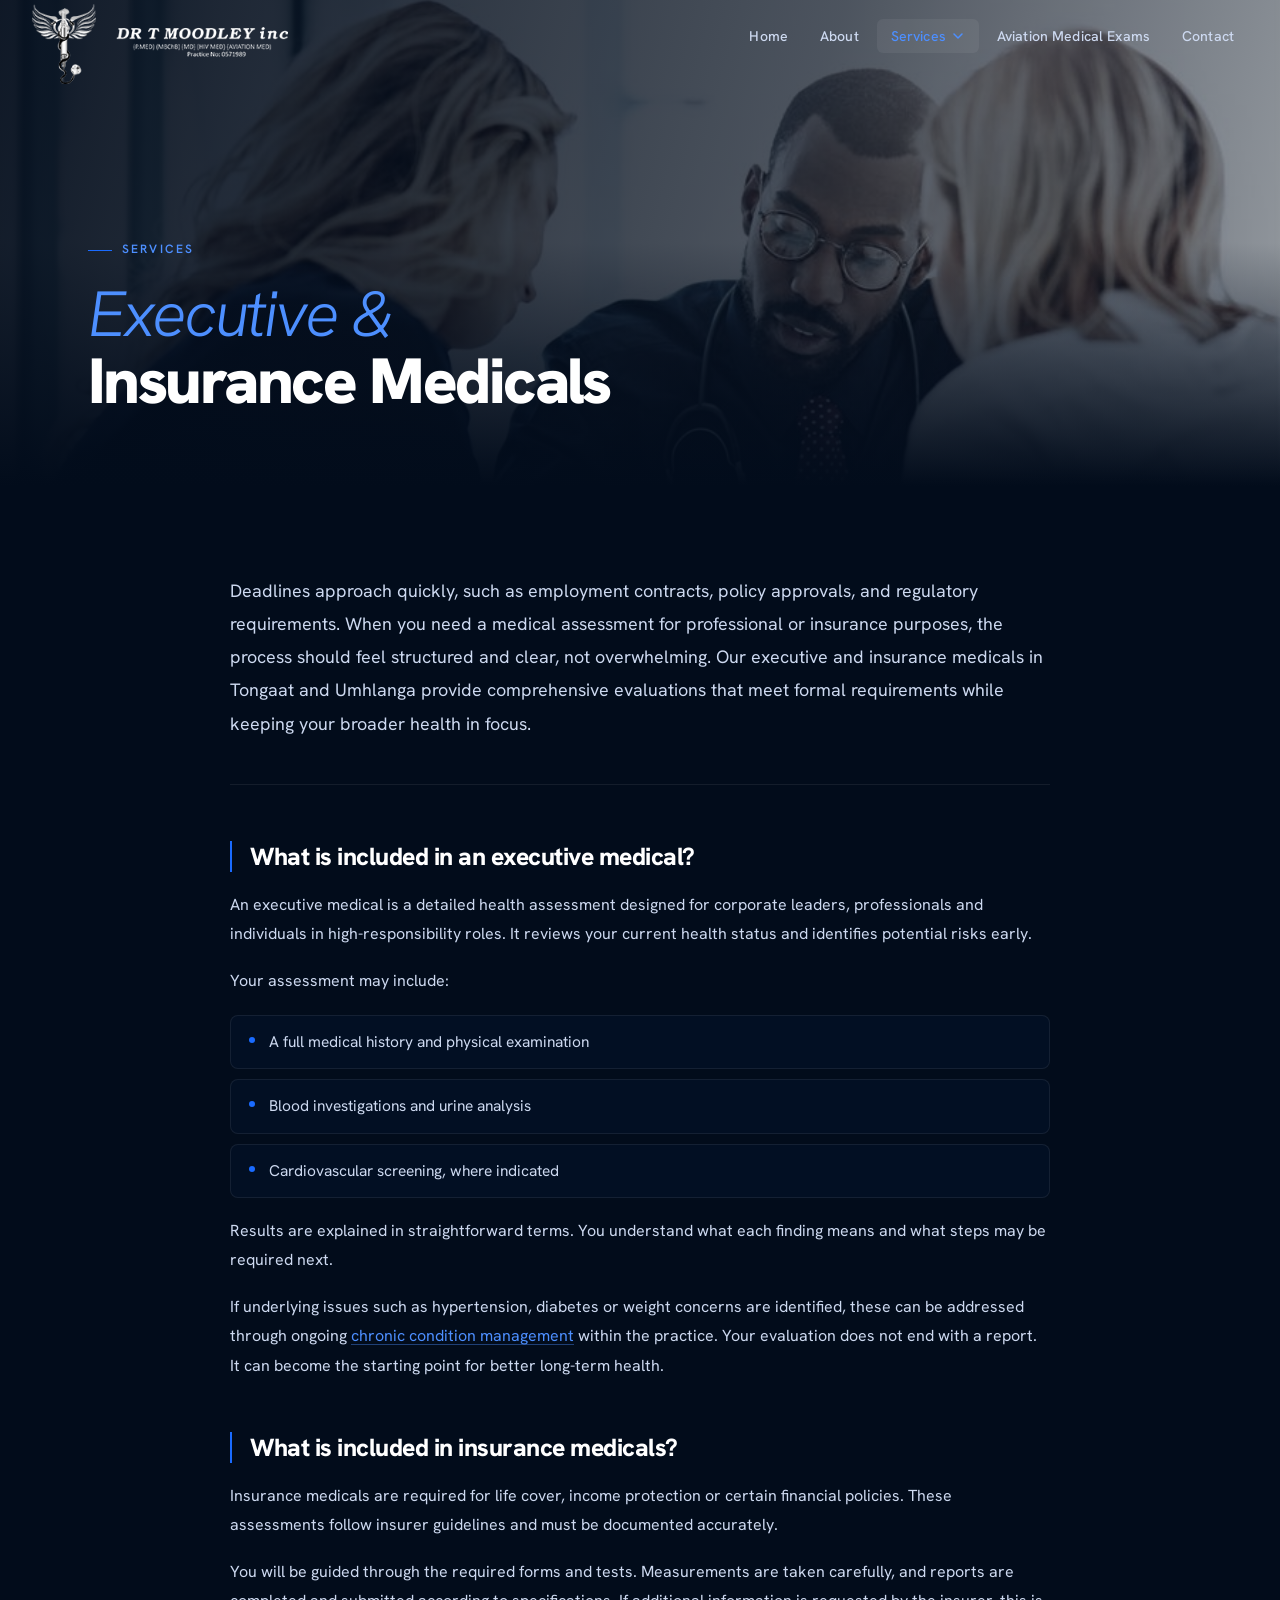
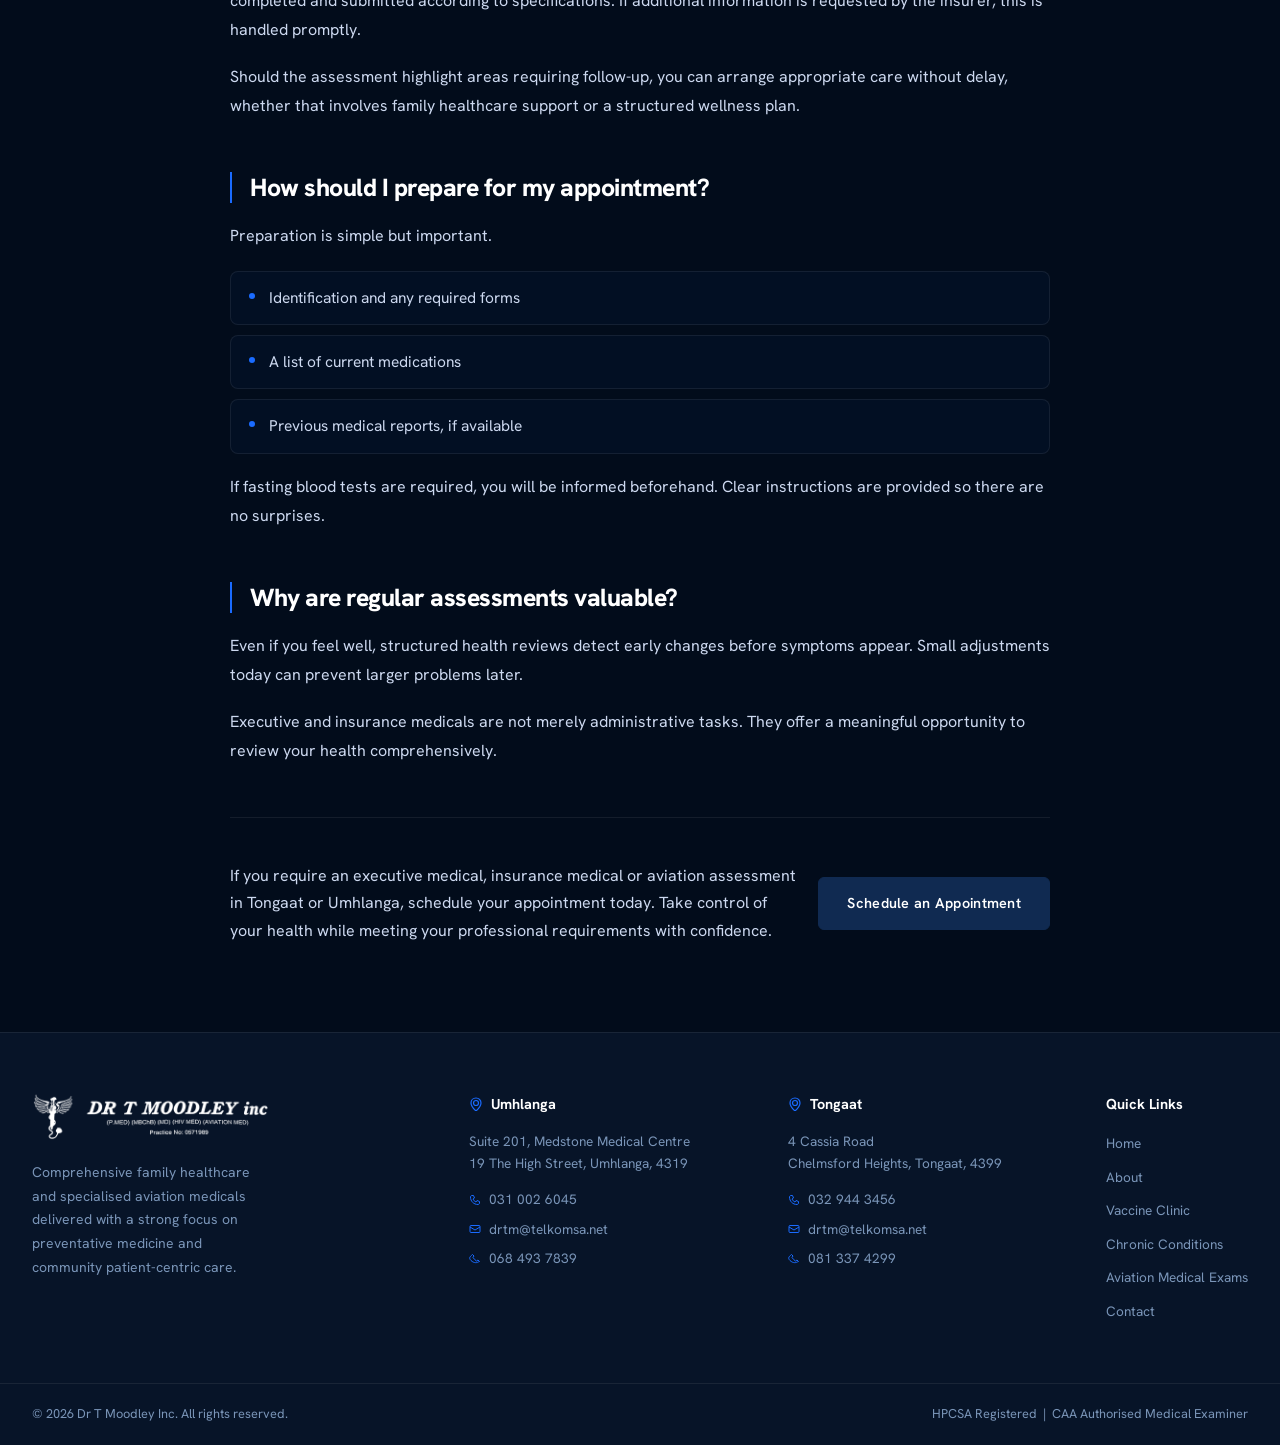
<file: services/executive-insurance-medicals.html>
<!DOCTYPE html>
<html lang="en">
<head>
  <meta charset="UTF-8">
  <meta name="viewport" content="width=device-width, initial-scale=1.0">
  <title>Executive &amp; Insurance Medicals — Dr T Moodley Inc</title>
  <meta name="description" content="Comprehensive executive and insurance medical assessments in Tongaat and Umhlanga. Employment, corporate and insurance health evaluations from Dr T Moodley Inc.">
  <link rel="preconnect" href="https://fonts.googleapis.com">
  <link rel="preconnect" href="https://fonts.gstatic.com" crossorigin>
  <link href="https://fonts.googleapis.com/css2?family=Hanken+Grotesk:ital,wght@0,100..900;1,100..900&display=swap" rel="stylesheet">
  <link rel="stylesheet" href="../assets/style.css">
</head>
<body>

  <nav class="nav" id="nav">
    <div class="nav__inner">
      <a href="../index.html" class="nav__logo" aria-label="Dr T Moodley Inc Home">
        <img src="../assets/logo-light.png" alt="Dr T Moodley Inc" class="nav__logo-img">
      </a>
      <button class="nav__toggle" id="navToggle" aria-label="Open navigation" aria-expanded="false">
        <span class="nav__toggle-bar"></span>
        <span class="nav__toggle-bar"></span>
        <span class="nav__toggle-bar"></span>
      </button>
      <div class="nav__menu" id="navMenu">
        <ul class="nav__list">
          <li class="nav__item"><a href="../index.html" class="nav__link">Home</a></li>
          <li class="nav__item"><a href="../about.html" class="nav__link">About</a></li>
          <li class="nav__item nav__item--has-dropdown">
            <button class="nav__link nav__link--dropdown-trigger nav__link--active" aria-haspopup="true" aria-expanded="false">
              Services
              <svg class="nav__chevron" width="14" height="14" viewBox="0 0 14 14" fill="none">
                <path d="M3 5l4 4 4-4" stroke="currentColor" stroke-width="1.5" stroke-linecap="round" stroke-linejoin="round"/>
              </svg>
            </button>
            <ul class="nav__dropdown" role="menu">
              <li><a href="obesity-hypertension-diabetes.html" class="nav__dropdown-link" role="menuitem">Centre for Obesity, Hypertension and Diabetes Excellence</a></li>
              <li><a href="travel-vaccine-clinic.html" class="nav__dropdown-link" role="menuitem">Travel &amp; Paediatric Vaccine Clinic</a></li>
              <li><a href="drug-alcohol-detox.html" class="nav__dropdown-link" role="menuitem">Drug &amp; Alcohol Detox Clinic</a></li>
              <li><a href="chronic-conditions.html" class="nav__dropdown-link" role="menuitem">Management of Chronic Conditions</a></li>
              <li><a href="executive-insurance-medicals.html" class="nav__dropdown-link" role="menuitem">Executive &amp; Insurance Medicals</a></li>
              <li><a href="male-female-health.html" class="nav__dropdown-link" role="menuitem">Male &amp; Female Health</a></li>
              <li><a href="weight-management.html" class="nav__dropdown-link" role="menuitem">Weight Management &amp; Sports Nutrition</a></li>
              <li><a href="dermatology-cryotherapy.html" class="nav__dropdown-link" role="menuitem">Dermatology Cryotherapy</a></li>
              <li><a href="iv-drips.html" class="nav__dropdown-link" role="menuitem">IV Drips — Glow, Immune Boosting, Anti-Ageing</a></li>
            </ul>
          </li>
          <li class="nav__item"><a href="../aviation-medical-exams.html" class="nav__link">Aviation Medical Exams</a></li>
          <li class="nav__item"><a href="../contact.html" class="nav__link">Contact</a></li>
        </ul>
      </div>
    </div>
  </nav>

  <!-- PAGE HERO -->
  <section class="page-hero">
    <div class="page-hero__bg">
      <img src="../assets/executive-medical.jpg" alt="" class="page-hero__bg-img" aria-hidden="true">
      <div class="page-hero__bg-overlay"></div>
    </div>
    <div class="page-hero__content">
      <p class="page-hero__eyebrow">Services</p>
      <h1 class="page-hero__title"><em>Executive &amp;</em><br>Insurance Medicals</h1>
    </div>
  </section>

  <!-- CONTENT -->
  <section class="page-body">
    <div class="page-body__inner">

      <p class="prose__lead">Deadlines approach quickly, such as employment contracts, policy approvals, and regulatory requirements. When you need a medical assessment for professional or insurance purposes, the process should feel structured and clear, not overwhelming. Our executive and insurance medicals in Tongaat and Umhlanga provide comprehensive evaluations that meet formal requirements while keeping your broader health in focus.</p>

      <div class="prose__section reveal">
        <h2 class="prose__heading">What is included in an executive medical?</h2>
        <p class="prose__text">An executive medical is a detailed health assessment designed for corporate leaders, professionals and individuals in high-responsibility roles. It reviews your current health status and identifies potential risks early.</p>
        <p class="prose__text">Your assessment may include:</p>
        <ul class="prose__list">
          <li>A full medical history and physical examination</li>
          <li>Blood investigations and urine analysis</li>
          <li>Cardiovascular screening, where indicated</li>
        </ul>
        <p class="prose__text">Results are explained in straightforward terms. You understand what each finding means and what steps may be required next.</p>
        <p class="prose__text">If underlying issues such as hypertension, diabetes or weight concerns are identified, these can be addressed through ongoing <a href="chronic-conditions.html" class="prose__link">chronic condition management</a> within the practice. Your evaluation does not end with a report. It can become the starting point for better long-term health.</p>
      </div>

      <div class="prose__section reveal">
        <h2 class="prose__heading">What is included in insurance medicals?</h2>
        <p class="prose__text">Insurance medicals are required for life cover, income protection or certain financial policies. These assessments follow insurer guidelines and must be documented accurately.</p>
        <p class="prose__text">You will be guided through the required forms and tests. Measurements are taken carefully, and reports are completed and submitted according to specifications. If additional information is requested by the insurer, this is handled promptly.</p>
        <p class="prose__text">Should the assessment highlight areas requiring follow-up, you can arrange appropriate care without delay, whether that involves family healthcare support or a structured wellness plan.</p>
      </div>

      <div class="prose__section reveal">
        <h2 class="prose__heading">How should I prepare for my appointment?</h2>
        <p class="prose__text">Preparation is simple but important.</p>
        <ul class="prose__list">
          <li>Identification and any required forms</li>
          <li>A list of current medications</li>
          <li>Previous medical reports, if available</li>
        </ul>
        <p class="prose__text">If fasting blood tests are required, you will be informed beforehand. Clear instructions are provided so there are no surprises.</p>
      </div>

      <div class="prose__section reveal">
        <h2 class="prose__heading">Why are regular assessments valuable?</h2>
        <p class="prose__text">Even if you feel well, structured health reviews detect early changes before symptoms appear. Small adjustments today can prevent larger problems later.</p>
        <p class="prose__text">Executive and insurance medicals are not merely administrative tasks. They offer a meaningful opportunity to review your health comprehensively.</p>
      </div>

      <div class="prose__cta reveal">
        <p class="prose__cta-text">If you require an executive medical, insurance medical or aviation assessment in Tongaat or Umhlanga, schedule your appointment today. Take control of your health while meeting your professional requirements with confidence.</p>
        <a href="../contact.html" class="btn btn--primary">Schedule an Appointment</a>
      </div>

    </div>
  </section>

  <footer class="footer">
    <div class="footer__top">
      <div class="footer__brand">
        <a href="../index.html" class="footer__logo">
          <img src="../assets/logo-white.png" alt="Dr T Moodley Inc" class="footer__logo-img">
        </a>
        <p class="footer__tagline">Comprehensive family healthcare and specialised aviation medicals delivered with a strong focus on preventative medicine and community patient-centric care.</p>
      </div>
      <div class="footer__locations">
        <div class="footer__location">
          <h3 class="footer__location-title">
            <svg width="14" height="14" viewBox="0 0 14 14" fill="none"><circle cx="7" cy="6" r="2.5" stroke="#1a6bff" stroke-width="1.2"/><path d="M7 1C4.2 1 2 3.2 2 6c0 3.5 5 8 5 8s5-4.5 5-8c0-2.8-2.2-5-5-5z" stroke="#1a6bff" stroke-width="1.2" fill="none"/></svg>
            Umhlanga
          </h3>
          <address class="footer__address">Suite 201, Medstone Medical Centre<br>19 The High Street, Umhlanga, 4319</address>
          <ul class="footer__contact-list">
            <li><svg width="12" height="12" viewBox="0 0 12 12" fill="none"><path d="M1.5 3C1.5 2.2 2.2 1.5 3 1.5H4.5L5.5 4 4 5C4.8 6.6 5.4 7.2 7 8l1-1.5 2.5 1V9c0 .8-.7 1.5-1.5 1.5C4.7 10.5 1.5 7.3 1.5 3z" stroke="#1a6bff" stroke-width="1" fill="none"/></svg><a href="tel:+27310026045">031 002 6045</a></li>
            <li><svg width="12" height="12" viewBox="0 0 12 12" fill="none"><rect x="1" y="2.5" width="10" height="7" rx="1" stroke="#1a6bff" stroke-width="1"/><path d="M1 4l5 3 5-3" stroke="#1a6bff" stroke-width="1"/></svg><a href="mailto:drtm@telkomsa.net">drtm@telkomsa.net</a></li>
            <li><svg width="12" height="12" viewBox="0 0 12 12" fill="none"><path d="M10 8.5C8.5 9.9 5 10.5 2 7.5S2 3 3.5 1.5l1.5 1.5L4 4.5C5 6 6 7 7.5 8l1.5-1 1.5 1.5z" stroke="#1a6bff" stroke-width="1" fill="none"/></svg><a href="https://wa.me/27684937839">068 493 7839</a></li>
          </ul>
        </div>
        <div class="footer__location">
          <h3 class="footer__location-title">
            <svg width="14" height="14" viewBox="0 0 14 14" fill="none"><circle cx="7" cy="6" r="2.5" stroke="#1a6bff" stroke-width="1.2"/><path d="M7 1C4.2 1 2 3.2 2 6c0 3.5 5 8 5 8s5-4.5 5-8c0-2.8-2.2-5-5-5z" stroke="#1a6bff" stroke-width="1.2" fill="none"/></svg>
            Tongaat
          </h3>
          <address class="footer__address">4 Cassia Road<br>Chelmsford Heights, Tongaat, 4399</address>
          <ul class="footer__contact-list">
            <li><svg width="12" height="12" viewBox="0 0 12 12" fill="none"><path d="M1.5 3C1.5 2.2 2.2 1.5 3 1.5H4.5L5.5 4 4 5C4.8 6.6 5.4 7.2 7 8l1-1.5 2.5 1V9c0 .8-.7 1.5-1.5 1.5C4.7 10.5 1.5 7.3 1.5 3z" stroke="#1a6bff" stroke-width="1" fill="none"/></svg><a href="tel:+27329443456">032 944 3456</a></li>
            <li><svg width="12" height="12" viewBox="0 0 12 12" fill="none"><rect x="1" y="2.5" width="10" height="7" rx="1" stroke="#1a6bff" stroke-width="1"/><path d="M1 4l5 3 5-3" stroke="#1a6bff" stroke-width="1"/></svg><a href="mailto:drtm@telkomsa.net">drtm@telkomsa.net</a></li>
            <li><svg width="12" height="12" viewBox="0 0 12 12" fill="none"><path d="M10 8.5C8.5 9.9 5 10.5 2 7.5S2 3 3.5 1.5l1.5 1.5L4 4.5C5 6 6 7 7.5 8l1.5-1 1.5 1.5z" stroke="#1a6bff" stroke-width="1" fill="none"/></svg><a href="https://wa.me/27813374299">081 337 4299</a></li>
          </ul>
        </div>
        <div class="footer__nav-col">
          <h3 class="footer__nav-title">Quick Links</h3>
          <ul class="footer__nav-list">
            <li><a href="../index.html">Home</a></li>
            <li><a href="../about.html">About</a></li>
            <li><a href="travel-vaccine-clinic.html">Vaccine Clinic</a></li>
            <li><a href="chronic-conditions.html">Chronic Conditions</a></li>
            <li><a href="../aviation-medical-exams.html">Aviation Medical Exams</a></li>
            <li><a href="../contact.html">Contact</a></li>
          </ul>
        </div>
      </div>
    </div>
    <div class="footer__bottom">
      <p class="footer__copy">&copy; <span id="footerYear"></span> Dr T Moodley Inc. All rights reserved.</p>
      <p class="footer__reg">HPCSA Registered &nbsp;|&nbsp; CAA Authorised Medical Examiner</p>
    </div>
  </footer>

  <script src="../assets/main.js"></script>
</body>
</html>
</file>
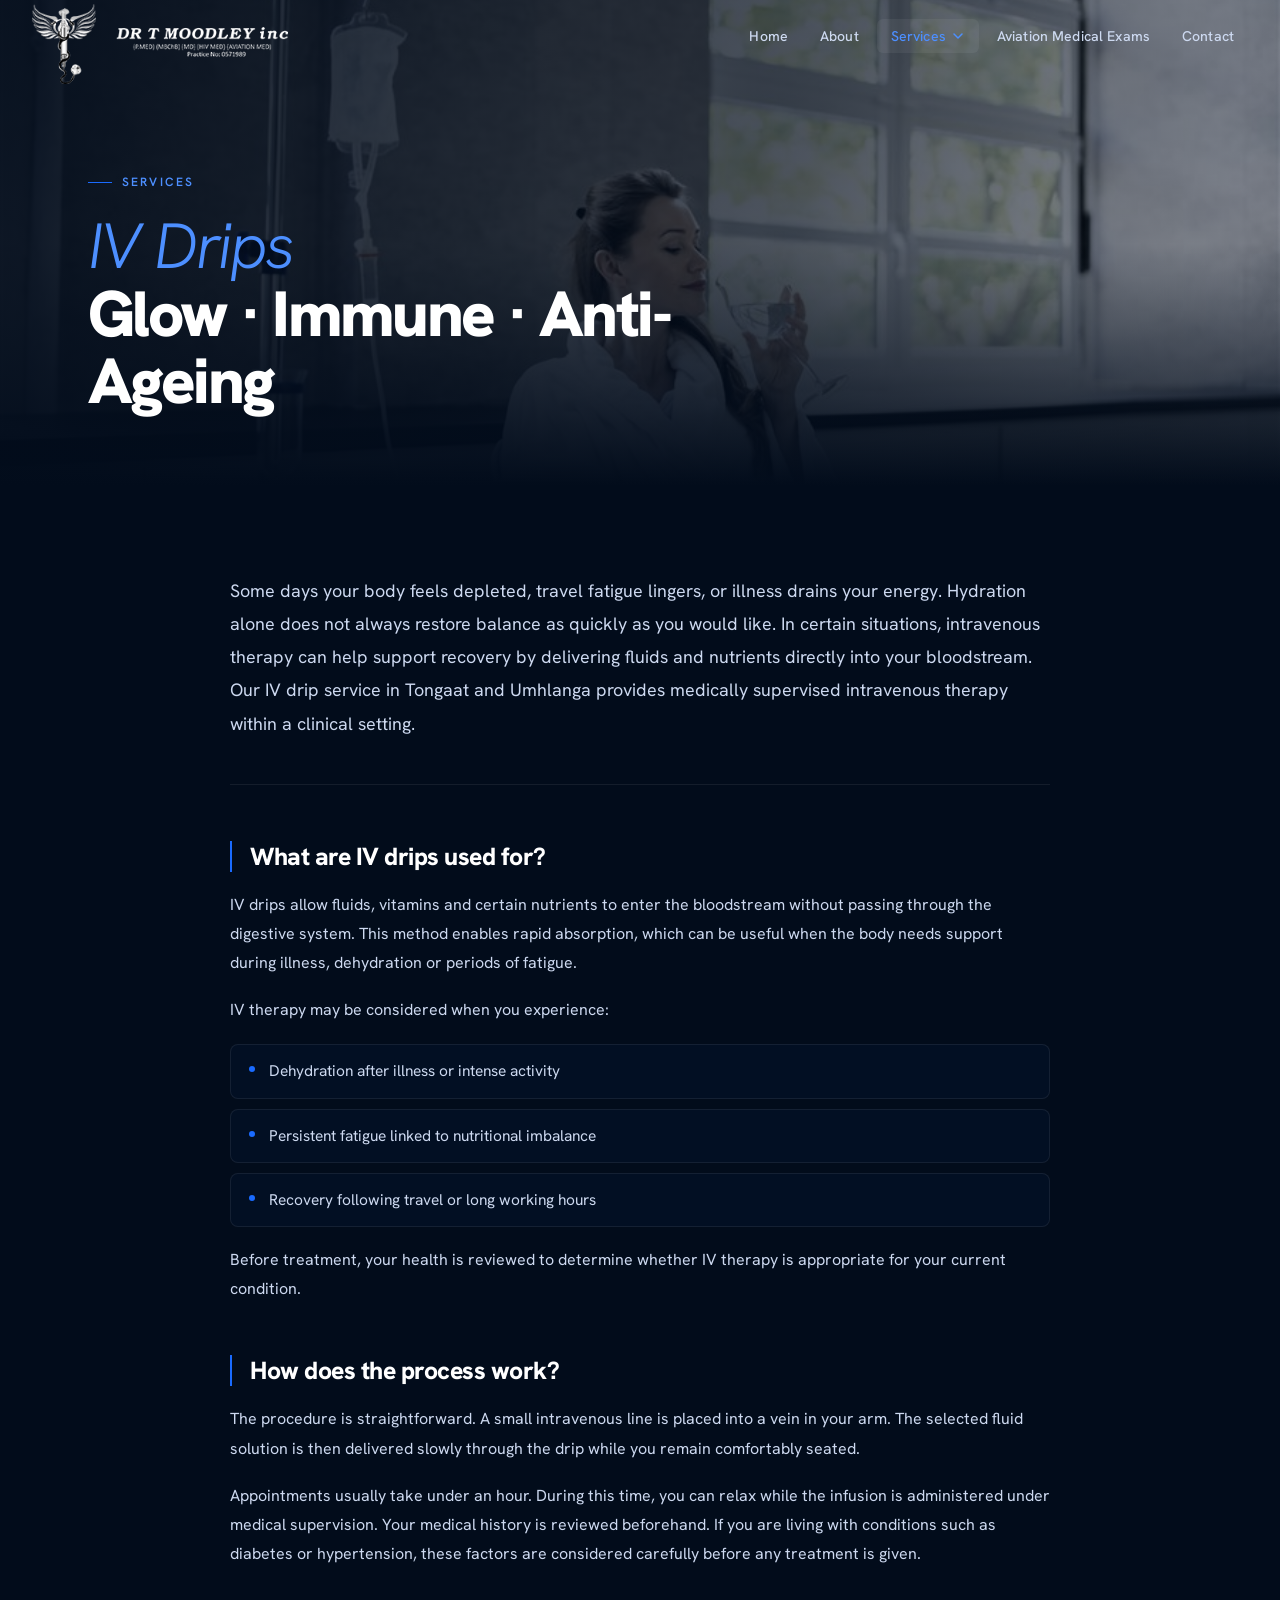
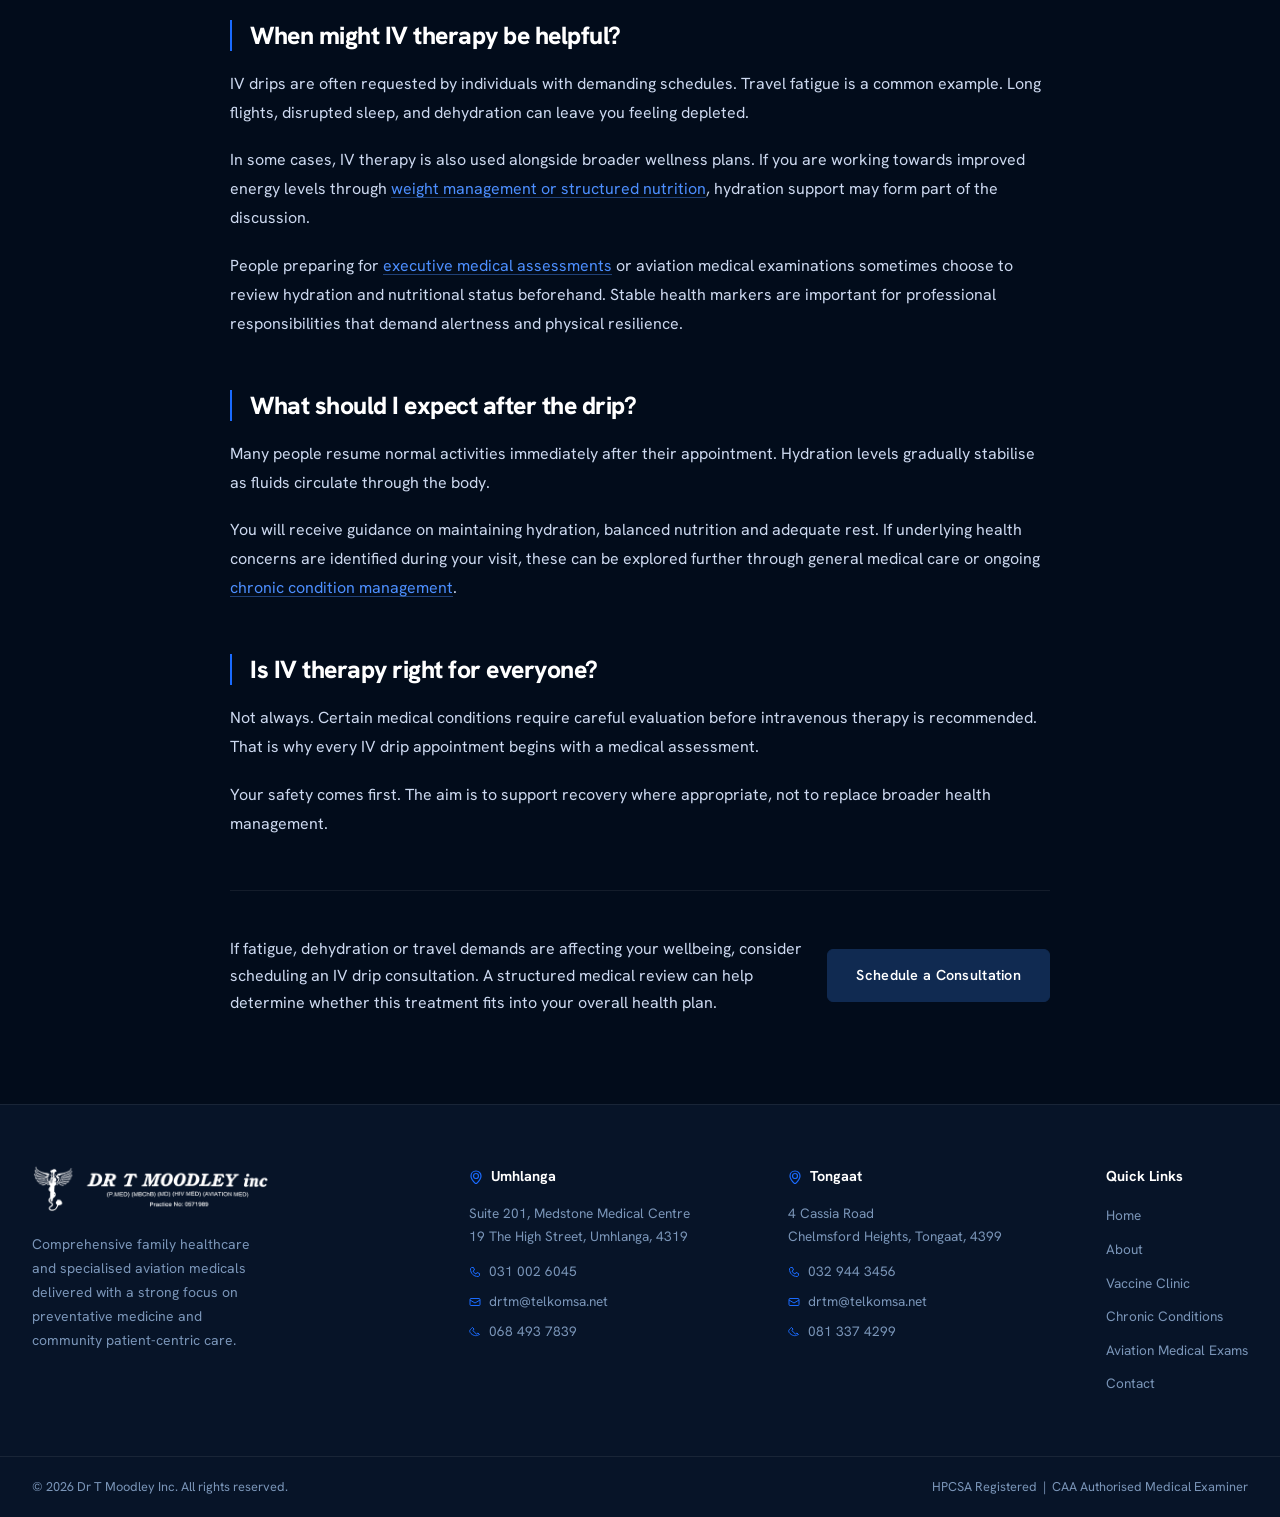
<file: services/iv-drips.html>
<!DOCTYPE html>
<html lang="en">
<head>
  <meta charset="UTF-8">
  <meta name="viewport" content="width=device-width, initial-scale=1.0">
  <title>IV Drips — Glow, Immune Boosting, Anti-Ageing — Dr T Moodley Inc</title>
  <meta name="description" content="Medically supervised IV drip therapy in Tongaat and Umhlanga. Immune boosting, anti-ageing and glow treatments administered by licensed medical personnel at Dr T Moodley Inc.">
  <link rel="preconnect" href="https://fonts.googleapis.com">
  <link rel="preconnect" href="https://fonts.gstatic.com" crossorigin>
  <link href="https://fonts.googleapis.com/css2?family=Hanken+Grotesk:ital,wght@0,100..900;1,100..900&display=swap" rel="stylesheet">
  <link rel="stylesheet" href="../assets/style.css">
</head>
<body>

  <nav class="nav" id="nav">
    <div class="nav__inner">
      <a href="../index.html" class="nav__logo" aria-label="Dr T Moodley Inc Home">
        <img src="../assets/logo-light.png" alt="Dr T Moodley Inc" class="nav__logo-img">
      </a>
      <button class="nav__toggle" id="navToggle" aria-label="Open navigation" aria-expanded="false">
        <span class="nav__toggle-bar"></span>
        <span class="nav__toggle-bar"></span>
        <span class="nav__toggle-bar"></span>
      </button>
      <div class="nav__menu" id="navMenu">
        <ul class="nav__list">
          <li class="nav__item"><a href="../index.html" class="nav__link">Home</a></li>
          <li class="nav__item"><a href="../about.html" class="nav__link">About</a></li>
          <li class="nav__item nav__item--has-dropdown">
            <button class="nav__link nav__link--dropdown-trigger nav__link--active" aria-haspopup="true" aria-expanded="false">
              Services
              <svg class="nav__chevron" width="14" height="14" viewBox="0 0 14 14" fill="none">
                <path d="M3 5l4 4 4-4" stroke="currentColor" stroke-width="1.5" stroke-linecap="round" stroke-linejoin="round"/>
              </svg>
            </button>
            <ul class="nav__dropdown" role="menu">
              <li><a href="obesity-hypertension-diabetes.html" class="nav__dropdown-link" role="menuitem">Centre for Obesity, Hypertension and Diabetes Excellence</a></li>
              <li><a href="travel-vaccine-clinic.html" class="nav__dropdown-link" role="menuitem">Travel &amp; Paediatric Vaccine Clinic</a></li>
              <li><a href="drug-alcohol-detox.html" class="nav__dropdown-link" role="menuitem">Drug &amp; Alcohol Detox Clinic</a></li>
              <li><a href="chronic-conditions.html" class="nav__dropdown-link" role="menuitem">Management of Chronic Conditions</a></li>
              <li><a href="executive-insurance-medicals.html" class="nav__dropdown-link" role="menuitem">Executive &amp; Insurance Medicals</a></li>
              <li><a href="male-female-health.html" class="nav__dropdown-link" role="menuitem">Male &amp; Female Health</a></li>
              <li><a href="weight-management.html" class="nav__dropdown-link" role="menuitem">Weight Management &amp; Sports Nutrition</a></li>
              <li><a href="dermatology-cryotherapy.html" class="nav__dropdown-link" role="menuitem">Dermatology Cryotherapy</a></li>
              <li><a href="iv-drips.html" class="nav__dropdown-link" role="menuitem">IV Drips — Glow, Immune Boosting, Anti-Ageing</a></li>
            </ul>
          </li>
          <li class="nav__item"><a href="../aviation-medical-exams.html" class="nav__link">Aviation Medical Exams</a></li>
          <li class="nav__item"><a href="../contact.html" class="nav__link">Contact</a></li>
        </ul>
      </div>
    </div>
  </nav>

  <!-- PAGE HERO -->
  <section class="page-hero">
    <div class="page-hero__bg">
      <img src="../assets/iv-drip.jpg" alt="" class="page-hero__bg-img" aria-hidden="true">
      <div class="page-hero__bg-overlay"></div>
    </div>
    <div class="page-hero__content">
      <p class="page-hero__eyebrow">Services</p>
      <h1 class="page-hero__title"><em>IV Drips</em><br>Glow · Immune · Anti-Ageing</h1>
    </div>
  </section>

  <!-- CONTENT -->
  <section class="page-body">
    <div class="page-body__inner">

      <p class="prose__lead">Some days your body feels depleted, travel fatigue lingers, or illness drains your energy. Hydration alone does not always restore balance as quickly as you would like. In certain situations, intravenous therapy can help support recovery by delivering fluids and nutrients directly into your bloodstream. Our IV drip service in Tongaat and Umhlanga provides medically supervised intravenous therapy within a clinical setting.</p>

      <div class="prose__section reveal">
        <h2 class="prose__heading">What are IV drips used for?</h2>
        <p class="prose__text">IV drips allow fluids, vitamins and certain nutrients to enter the bloodstream without passing through the digestive system. This method enables rapid absorption, which can be useful when the body needs support during illness, dehydration or periods of fatigue.</p>
        <p class="prose__text">IV therapy may be considered when you experience:</p>
        <ul class="prose__list">
          <li>Dehydration after illness or intense activity</li>
          <li>Persistent fatigue linked to nutritional imbalance</li>
          <li>Recovery following travel or long working hours</li>
        </ul>
        <p class="prose__text">Before treatment, your health is reviewed to determine whether IV therapy is appropriate for your current condition.</p>
      </div>

      <div class="prose__section reveal">
        <h2 class="prose__heading">How does the process work?</h2>
        <p class="prose__text">The procedure is straightforward. A small intravenous line is placed into a vein in your arm. The selected fluid solution is then delivered slowly through the drip while you remain comfortably seated.</p>
        <p class="prose__text">Appointments usually take under an hour. During this time, you can relax while the infusion is administered under medical supervision. Your medical history is reviewed beforehand. If you are living with conditions such as diabetes or hypertension, these factors are considered carefully before any treatment is given.</p>
      </div>

      <div class="prose__section reveal">
        <h2 class="prose__heading">When might IV therapy be helpful?</h2>
        <p class="prose__text">IV drips are often requested by individuals with demanding schedules. Travel fatigue is a common example. Long flights, disrupted sleep, and dehydration can leave you feeling depleted.</p>
        <p class="prose__text">In some cases, IV therapy is also used alongside broader wellness plans. If you are working towards improved energy levels through <a href="weight-management.html" class="prose__link">weight management or structured nutrition</a>, hydration support may form part of the discussion.</p>
        <p class="prose__text">People preparing for <a href="executive-insurance-medicals.html" class="prose__link">executive medical assessments</a> or aviation medical examinations sometimes choose to review hydration and nutritional status beforehand. Stable health markers are important for professional responsibilities that demand alertness and physical resilience.</p>
      </div>

      <div class="prose__section reveal">
        <h2 class="prose__heading">What should I expect after the drip?</h2>
        <p class="prose__text">Many people resume normal activities immediately after their appointment. Hydration levels gradually stabilise as fluids circulate through the body.</p>
        <p class="prose__text">You will receive guidance on maintaining hydration, balanced nutrition and adequate rest. If underlying health concerns are identified during your visit, these can be explored further through general medical care or ongoing <a href="chronic-conditions.html" class="prose__link">chronic condition management</a>.</p>
      </div>

      <div class="prose__section reveal">
        <h2 class="prose__heading">Is IV therapy right for everyone?</h2>
        <p class="prose__text">Not always. Certain medical conditions require careful evaluation before intravenous therapy is recommended. That is why every IV drip appointment begins with a medical assessment.</p>
        <p class="prose__text">Your safety comes first. The aim is to support recovery where appropriate, not to replace broader health management.</p>
      </div>

      <div class="prose__cta reveal">
        <p class="prose__cta-text">If fatigue, dehydration or travel demands are affecting your wellbeing, consider scheduling an IV drip consultation. A structured medical review can help determine whether this treatment fits into your overall health plan.</p>
        <a href="../contact.html" class="btn btn--primary">Schedule a Consultation</a>
      </div>

    </div>
  </section>

  <footer class="footer">
    <div class="footer__top">
      <div class="footer__brand">
        <a href="../index.html" class="footer__logo">
          <img src="../assets/logo-white.png" alt="Dr T Moodley Inc" class="footer__logo-img">
        </a>
        <p class="footer__tagline">Comprehensive family healthcare and specialised aviation medicals delivered with a strong focus on preventative medicine and community patient-centric care.</p>
      </div>
      <div class="footer__locations">
        <div class="footer__location">
          <h3 class="footer__location-title">
            <svg width="14" height="14" viewBox="0 0 14 14" fill="none"><circle cx="7" cy="6" r="2.5" stroke="#1a6bff" stroke-width="1.2"/><path d="M7 1C4.2 1 2 3.2 2 6c0 3.5 5 8 5 8s5-4.5 5-8c0-2.8-2.2-5-5-5z" stroke="#1a6bff" stroke-width="1.2" fill="none"/></svg>
            Umhlanga
          </h3>
          <address class="footer__address">Suite 201, Medstone Medical Centre<br>19 The High Street, Umhlanga, 4319</address>
          <ul class="footer__contact-list">
            <li><svg width="12" height="12" viewBox="0 0 12 12" fill="none"><path d="M1.5 3C1.5 2.2 2.2 1.5 3 1.5H4.5L5.5 4 4 5C4.8 6.6 5.4 7.2 7 8l1-1.5 2.5 1V9c0 .8-.7 1.5-1.5 1.5C4.7 10.5 1.5 7.3 1.5 3z" stroke="#1a6bff" stroke-width="1" fill="none"/></svg><a href="tel:+27310026045">031 002 6045</a></li>
            <li><svg width="12" height="12" viewBox="0 0 12 12" fill="none"><rect x="1" y="2.5" width="10" height="7" rx="1" stroke="#1a6bff" stroke-width="1"/><path d="M1 4l5 3 5-3" stroke="#1a6bff" stroke-width="1"/></svg><a href="mailto:drtm@telkomsa.net">drtm@telkomsa.net</a></li>
            <li><svg width="12" height="12" viewBox="0 0 12 12" fill="none"><path d="M10 8.5C8.5 9.9 5 10.5 2 7.5S2 3 3.5 1.5l1.5 1.5L4 4.5C5 6 6 7 7.5 8l1.5-1 1.5 1.5z" stroke="#1a6bff" stroke-width="1" fill="none"/></svg><a href="https://wa.me/27684937839">068 493 7839</a></li>
          </ul>
        </div>
        <div class="footer__location">
          <h3 class="footer__location-title">
            <svg width="14" height="14" viewBox="0 0 14 14" fill="none"><circle cx="7" cy="6" r="2.5" stroke="#1a6bff" stroke-width="1.2"/><path d="M7 1C4.2 1 2 3.2 2 6c0 3.5 5 8 5 8s5-4.5 5-8c0-2.8-2.2-5-5-5z" stroke="#1a6bff" stroke-width="1.2" fill="none"/></svg>
            Tongaat
          </h3>
          <address class="footer__address">4 Cassia Road<br>Chelmsford Heights, Tongaat, 4399</address>
          <ul class="footer__contact-list">
            <li><svg width="12" height="12" viewBox="0 0 12 12" fill="none"><path d="M1.5 3C1.5 2.2 2.2 1.5 3 1.5H4.5L5.5 4 4 5C4.8 6.6 5.4 7.2 7 8l1-1.5 2.5 1V9c0 .8-.7 1.5-1.5 1.5C4.7 10.5 1.5 7.3 1.5 3z" stroke="#1a6bff" stroke-width="1" fill="none"/></svg><a href="tel:+27329443456">032 944 3456</a></li>
            <li><svg width="12" height="12" viewBox="0 0 12 12" fill="none"><rect x="1" y="2.5" width="10" height="7" rx="1" stroke="#1a6bff" stroke-width="1"/><path d="M1 4l5 3 5-3" stroke="#1a6bff" stroke-width="1"/></svg><a href="mailto:drtm@telkomsa.net">drtm@telkomsa.net</a></li>
            <li><svg width="12" height="12" viewBox="0 0 12 12" fill="none"><path d="M10 8.5C8.5 9.9 5 10.5 2 7.5S2 3 3.5 1.5l1.5 1.5L4 4.5C5 6 6 7 7.5 8l1.5-1 1.5 1.5z" stroke="#1a6bff" stroke-width="1" fill="none"/></svg><a href="https://wa.me/27813374299">081 337 4299</a></li>
          </ul>
        </div>
        <div class="footer__nav-col">
          <h3 class="footer__nav-title">Quick Links</h3>
          <ul class="footer__nav-list">
            <li><a href="../index.html">Home</a></li>
            <li><a href="../about.html">About</a></li>
            <li><a href="travel-vaccine-clinic.html">Vaccine Clinic</a></li>
            <li><a href="chronic-conditions.html">Chronic Conditions</a></li>
            <li><a href="../aviation-medical-exams.html">Aviation Medical Exams</a></li>
            <li><a href="../contact.html">Contact</a></li>
          </ul>
        </div>
      </div>
    </div>
    <div class="footer__bottom">
      <p class="footer__copy">&copy; <span id="footerYear"></span> Dr T Moodley Inc. All rights reserved.</p>
      <p class="footer__reg">HPCSA Registered &nbsp;|&nbsp; CAA Authorised Medical Examiner</p>
    </div>
  </footer>

  <script src="../assets/main.js"></script>
</body>
</html>
</file>
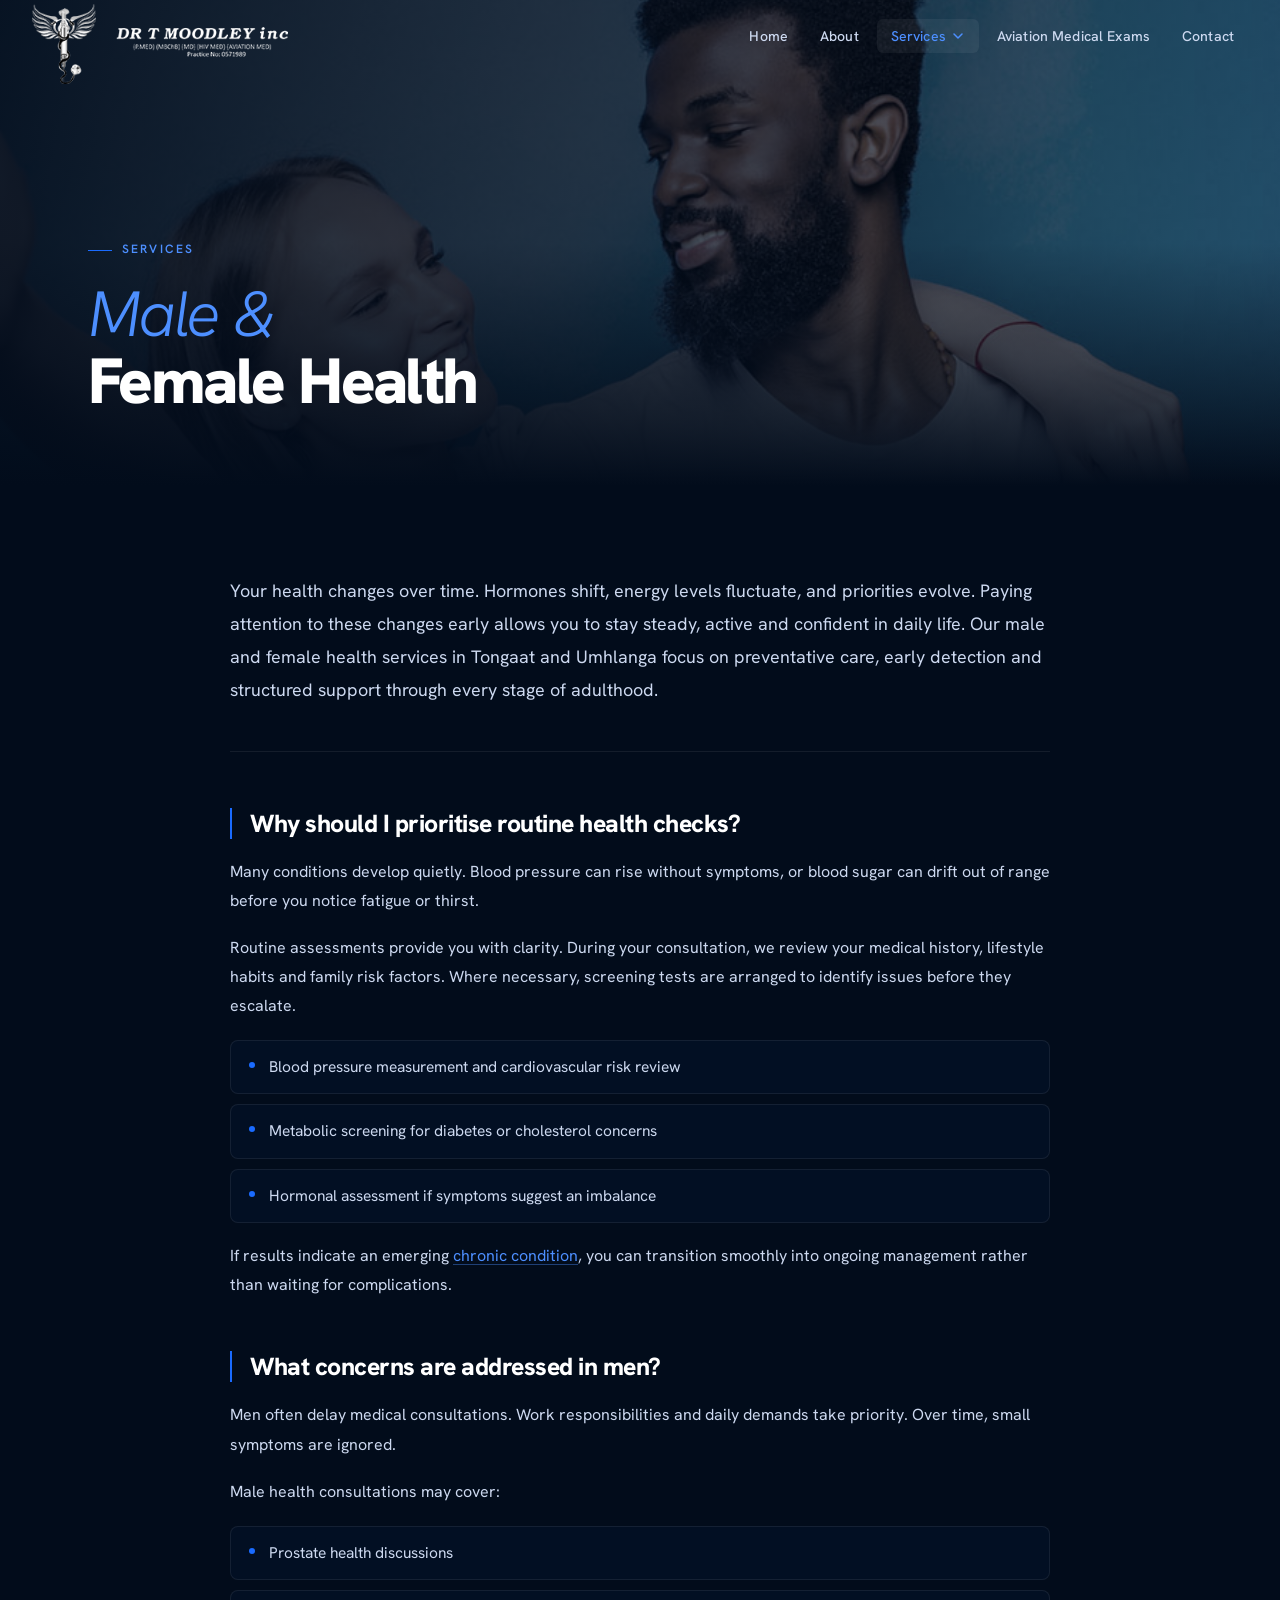
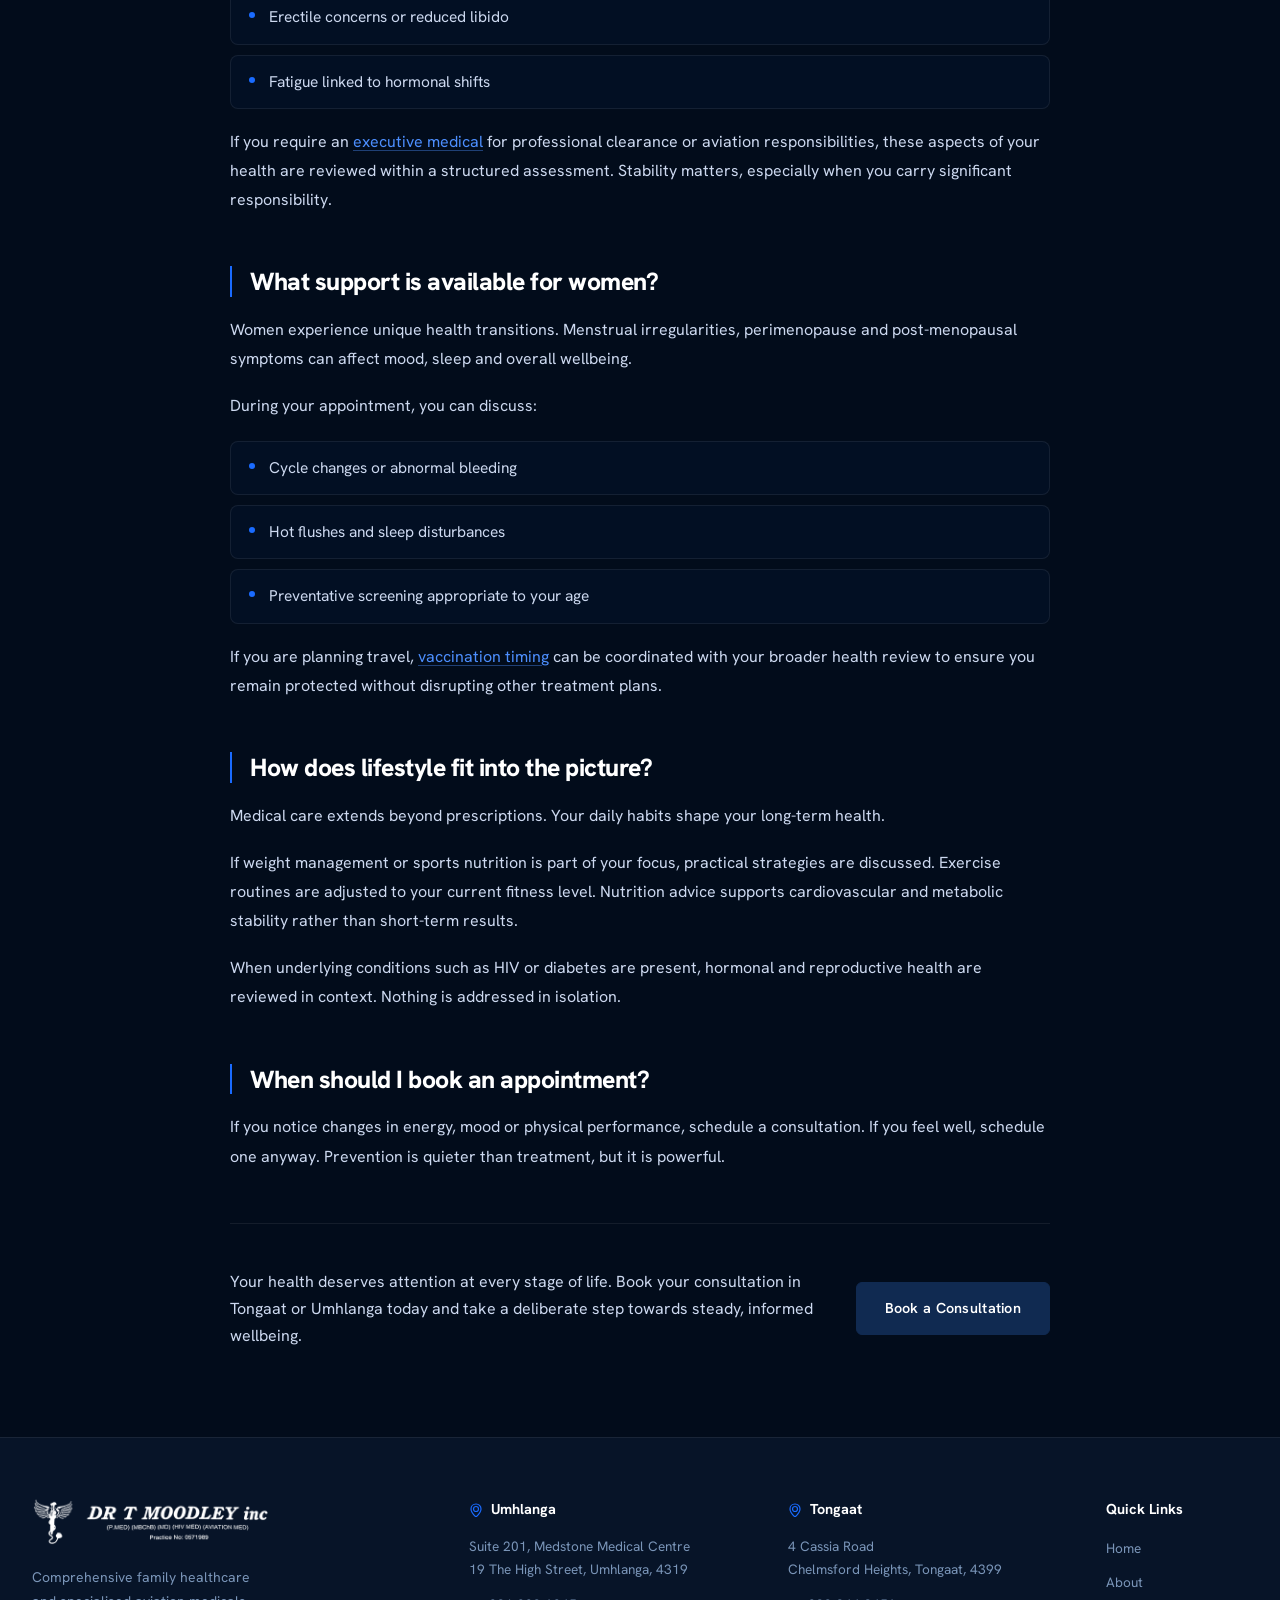
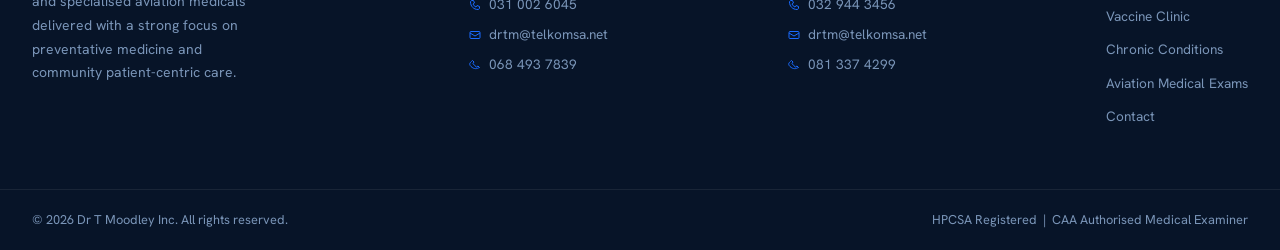
<file: services/male-female-health.html>
<!DOCTYPE html>
<html lang="en">
<head>
  <meta charset="UTF-8">
  <meta name="viewport" content="width=device-width, initial-scale=1.0">
  <title>Male &amp; Female Health — Dr T Moodley Inc</title>
  <meta name="description" content="Focused male and female health services in Tongaat and Umhlanga. Preventative care, routine screenings, hormonal health and adult wellness at Dr T Moodley Inc.">
  <link rel="preconnect" href="https://fonts.googleapis.com">
  <link rel="preconnect" href="https://fonts.gstatic.com" crossorigin>
  <link href="https://fonts.googleapis.com/css2?family=Hanken+Grotesk:ital,wght@0,100..900;1,100..900&display=swap" rel="stylesheet">
  <link rel="stylesheet" href="../assets/style.css">
</head>
<body>

  <nav class="nav" id="nav">
    <div class="nav__inner">
      <a href="../index.html" class="nav__logo" aria-label="Dr T Moodley Inc Home">
        <img src="../assets/logo-light.png" alt="Dr T Moodley Inc" class="nav__logo-img">
      </a>
      <button class="nav__toggle" id="navToggle" aria-label="Open navigation" aria-expanded="false">
        <span class="nav__toggle-bar"></span>
        <span class="nav__toggle-bar"></span>
        <span class="nav__toggle-bar"></span>
      </button>
      <div class="nav__menu" id="navMenu">
        <ul class="nav__list">
          <li class="nav__item"><a href="../index.html" class="nav__link">Home</a></li>
          <li class="nav__item"><a href="../about.html" class="nav__link">About</a></li>
          <li class="nav__item nav__item--has-dropdown">
            <button class="nav__link nav__link--dropdown-trigger nav__link--active" aria-haspopup="true" aria-expanded="false">
              Services
              <svg class="nav__chevron" width="14" height="14" viewBox="0 0 14 14" fill="none">
                <path d="M3 5l4 4 4-4" stroke="currentColor" stroke-width="1.5" stroke-linecap="round" stroke-linejoin="round"/>
              </svg>
            </button>
            <ul class="nav__dropdown" role="menu">
              <li><a href="obesity-hypertension-diabetes.html" class="nav__dropdown-link" role="menuitem">Centre for Obesity, Hypertension and Diabetes Excellence</a></li>
              <li><a href="travel-vaccine-clinic.html" class="nav__dropdown-link" role="menuitem">Travel &amp; Paediatric Vaccine Clinic</a></li>
              <li><a href="drug-alcohol-detox.html" class="nav__dropdown-link" role="menuitem">Drug &amp; Alcohol Detox Clinic</a></li>
              <li><a href="chronic-conditions.html" class="nav__dropdown-link" role="menuitem">Management of Chronic Conditions</a></li>
              <li><a href="executive-insurance-medicals.html" class="nav__dropdown-link" role="menuitem">Executive &amp; Insurance Medicals</a></li>
              <li><a href="male-female-health.html" class="nav__dropdown-link" role="menuitem">Male &amp; Female Health</a></li>
              <li><a href="weight-management.html" class="nav__dropdown-link" role="menuitem">Weight Management &amp; Sports Nutrition</a></li>
              <li><a href="dermatology-cryotherapy.html" class="nav__dropdown-link" role="menuitem">Dermatology Cryotherapy</a></li>
              <li><a href="iv-drips.html" class="nav__dropdown-link" role="menuitem">IV Drips — Glow, Immune Boosting, Anti-Ageing</a></li>
            </ul>
          </li>
          <li class="nav__item"><a href="../aviation-medical-exams.html" class="nav__link">Aviation Medical Exams</a></li>
          <li class="nav__item"><a href="../contact.html" class="nav__link">Contact</a></li>
        </ul>
      </div>
    </div>
  </nav>

  <!-- PAGE HERO -->
  <section class="page-hero">
    <div class="page-hero__bg">
      <img src="../assets/health-screening2.jpg" alt="" class="page-hero__bg-img" aria-hidden="true">
      <div class="page-hero__bg-overlay"></div>
    </div>
    <div class="page-hero__content">
      <p class="page-hero__eyebrow">Services</p>
      <h1 class="page-hero__title"><em>Male &amp;</em><br>Female Health</h1>
    </div>
  </section>

  <!-- CONTENT -->
  <section class="page-body">
    <div class="page-body__inner">

      <p class="prose__lead">Your health changes over time. Hormones shift, energy levels fluctuate, and priorities evolve. Paying attention to these changes early allows you to stay steady, active and confident in daily life. Our male and female health services in Tongaat and Umhlanga focus on preventative care, early detection and structured support through every stage of adulthood.</p>

      <div class="prose__section reveal">
        <h2 class="prose__heading">Why should I prioritise routine health checks?</h2>
        <p class="prose__text">Many conditions develop quietly. Blood pressure can rise without symptoms, or blood sugar can drift out of range before you notice fatigue or thirst.</p>
        <p class="prose__text">Routine assessments provide you with clarity. During your consultation, we review your medical history, lifestyle habits and family risk factors. Where necessary, screening tests are arranged to identify issues before they escalate.</p>
        <ul class="prose__list">
          <li>Blood pressure measurement and cardiovascular risk review</li>
          <li>Metabolic screening for diabetes or cholesterol concerns</li>
          <li>Hormonal assessment if symptoms suggest an imbalance</li>
        </ul>
        <p class="prose__text">If results indicate an emerging <a href="chronic-conditions.html" class="prose__link">chronic condition</a>, you can transition smoothly into ongoing management rather than waiting for complications.</p>
      </div>

      <div class="prose__section reveal">
        <h2 class="prose__heading">What concerns are addressed in men?</h2>
        <p class="prose__text">Men often delay medical consultations. Work responsibilities and daily demands take priority. Over time, small symptoms are ignored.</p>
        <p class="prose__text">Male health consultations may cover:</p>
        <ul class="prose__list">
          <li>Prostate health discussions</li>
          <li>Erectile concerns or reduced libido</li>
          <li>Fatigue linked to hormonal shifts</li>
        </ul>
        <p class="prose__text">If you require an <a href="executive-insurance-medicals.html" class="prose__link">executive medical</a> for professional clearance or aviation responsibilities, these aspects of your health are reviewed within a structured assessment. Stability matters, especially when you carry significant responsibility.</p>
      </div>

      <div class="prose__section reveal">
        <h2 class="prose__heading">What support is available for women?</h2>
        <p class="prose__text">Women experience unique health transitions. Menstrual irregularities, perimenopause and post-menopausal symptoms can affect mood, sleep and overall wellbeing.</p>
        <p class="prose__text">During your appointment, you can discuss:</p>
        <ul class="prose__list">
          <li>Cycle changes or abnormal bleeding</li>
          <li>Hot flushes and sleep disturbances</li>
          <li>Preventative screening appropriate to your age</li>
        </ul>
        <p class="prose__text">If you are planning travel, <a href="travel-vaccine-clinic.html" class="prose__link">vaccination timing</a> can be coordinated with your broader health review to ensure you remain protected without disrupting other treatment plans.</p>
      </div>

      <div class="prose__section reveal">
        <h2 class="prose__heading">How does lifestyle fit into the picture?</h2>
        <p class="prose__text">Medical care extends beyond prescriptions. Your daily habits shape your long-term health.</p>
        <p class="prose__text">If weight management or sports nutrition is part of your focus, practical strategies are discussed. Exercise routines are adjusted to your current fitness level. Nutrition advice supports cardiovascular and metabolic stability rather than short-term results.</p>
        <p class="prose__text">When underlying conditions such as HIV or diabetes are present, hormonal and reproductive health are reviewed in context. Nothing is addressed in isolation.</p>
      </div>

      <div class="prose__section reveal">
        <h2 class="prose__heading">When should I book an appointment?</h2>
        <p class="prose__text">If you notice changes in energy, mood or physical performance, schedule a consultation. If you feel well, schedule one anyway. Prevention is quieter than treatment, but it is powerful.</p>
      </div>

      <div class="prose__cta reveal">
        <p class="prose__cta-text">Your health deserves attention at every stage of life. Book your consultation in Tongaat or Umhlanga today and take a deliberate step towards steady, informed wellbeing.</p>
        <a href="../contact.html" class="btn btn--primary">Book a Consultation</a>
      </div>

    </div>
  </section>

  <footer class="footer">
    <div class="footer__top">
      <div class="footer__brand">
        <a href="../index.html" class="footer__logo">
          <img src="../assets/logo-white.png" alt="Dr T Moodley Inc" class="footer__logo-img">
        </a>
        <p class="footer__tagline">Comprehensive family healthcare and specialised aviation medicals delivered with a strong focus on preventative medicine and community patient-centric care.</p>
      </div>
      <div class="footer__locations">
        <div class="footer__location">
          <h3 class="footer__location-title">
            <svg width="14" height="14" viewBox="0 0 14 14" fill="none"><circle cx="7" cy="6" r="2.5" stroke="#1a6bff" stroke-width="1.2"/><path d="M7 1C4.2 1 2 3.2 2 6c0 3.5 5 8 5 8s5-4.5 5-8c0-2.8-2.2-5-5-5z" stroke="#1a6bff" stroke-width="1.2" fill="none"/></svg>
            Umhlanga
          </h3>
          <address class="footer__address">Suite 201, Medstone Medical Centre<br>19 The High Street, Umhlanga, 4319</address>
          <ul class="footer__contact-list">
            <li><svg width="12" height="12" viewBox="0 0 12 12" fill="none"><path d="M1.5 3C1.5 2.2 2.2 1.5 3 1.5H4.5L5.5 4 4 5C4.8 6.6 5.4 7.2 7 8l1-1.5 2.5 1V9c0 .8-.7 1.5-1.5 1.5C4.7 10.5 1.5 7.3 1.5 3z" stroke="#1a6bff" stroke-width="1" fill="none"/></svg><a href="tel:+27310026045">031 002 6045</a></li>
            <li><svg width="12" height="12" viewBox="0 0 12 12" fill="none"><rect x="1" y="2.5" width="10" height="7" rx="1" stroke="#1a6bff" stroke-width="1"/><path d="M1 4l5 3 5-3" stroke="#1a6bff" stroke-width="1"/></svg><a href="mailto:drtm@telkomsa.net">drtm@telkomsa.net</a></li>
            <li><svg width="12" height="12" viewBox="0 0 12 12" fill="none"><path d="M10 8.5C8.5 9.9 5 10.5 2 7.5S2 3 3.5 1.5l1.5 1.5L4 4.5C5 6 6 7 7.5 8l1.5-1 1.5 1.5z" stroke="#1a6bff" stroke-width="1" fill="none"/></svg><a href="https://wa.me/27684937839">068 493 7839</a></li>
          </ul>
        </div>
        <div class="footer__location">
          <h3 class="footer__location-title">
            <svg width="14" height="14" viewBox="0 0 14 14" fill="none"><circle cx="7" cy="6" r="2.5" stroke="#1a6bff" stroke-width="1.2"/><path d="M7 1C4.2 1 2 3.2 2 6c0 3.5 5 8 5 8s5-4.5 5-8c0-2.8-2.2-5-5-5z" stroke="#1a6bff" stroke-width="1.2" fill="none"/></svg>
            Tongaat
          </h3>
          <address class="footer__address">4 Cassia Road<br>Chelmsford Heights, Tongaat, 4399</address>
          <ul class="footer__contact-list">
            <li><svg width="12" height="12" viewBox="0 0 12 12" fill="none"><path d="M1.5 3C1.5 2.2 2.2 1.5 3 1.5H4.5L5.5 4 4 5C4.8 6.6 5.4 7.2 7 8l1-1.5 2.5 1V9c0 .8-.7 1.5-1.5 1.5C4.7 10.5 1.5 7.3 1.5 3z" stroke="#1a6bff" stroke-width="1" fill="none"/></svg><a href="tel:+27329443456">032 944 3456</a></li>
            <li><svg width="12" height="12" viewBox="0 0 12 12" fill="none"><rect x="1" y="2.5" width="10" height="7" rx="1" stroke="#1a6bff" stroke-width="1"/><path d="M1 4l5 3 5-3" stroke="#1a6bff" stroke-width="1"/></svg><a href="mailto:drtm@telkomsa.net">drtm@telkomsa.net</a></li>
            <li><svg width="12" height="12" viewBox="0 0 12 12" fill="none"><path d="M10 8.5C8.5 9.9 5 10.5 2 7.5S2 3 3.5 1.5l1.5 1.5L4 4.5C5 6 6 7 7.5 8l1.5-1 1.5 1.5z" stroke="#1a6bff" stroke-width="1" fill="none"/></svg><a href="https://wa.me/27813374299">081 337 4299</a></li>
          </ul>
        </div>
        <div class="footer__nav-col">
          <h3 class="footer__nav-title">Quick Links</h3>
          <ul class="footer__nav-list">
            <li><a href="../index.html">Home</a></li>
            <li><a href="../about.html">About</a></li>
            <li><a href="travel-vaccine-clinic.html">Vaccine Clinic</a></li>
            <li><a href="chronic-conditions.html">Chronic Conditions</a></li>
            <li><a href="../aviation-medical-exams.html">Aviation Medical Exams</a></li>
            <li><a href="../contact.html">Contact</a></li>
          </ul>
        </div>
      </div>
    </div>
    <div class="footer__bottom">
      <p class="footer__copy">&copy; <span id="footerYear"></span> Dr T Moodley Inc. All rights reserved.</p>
      <p class="footer__reg">HPCSA Registered &nbsp;|&nbsp; CAA Authorised Medical Examiner</p>
    </div>
  </footer>

  <script src="../assets/main.js"></script>
</body>
</html>
</file>
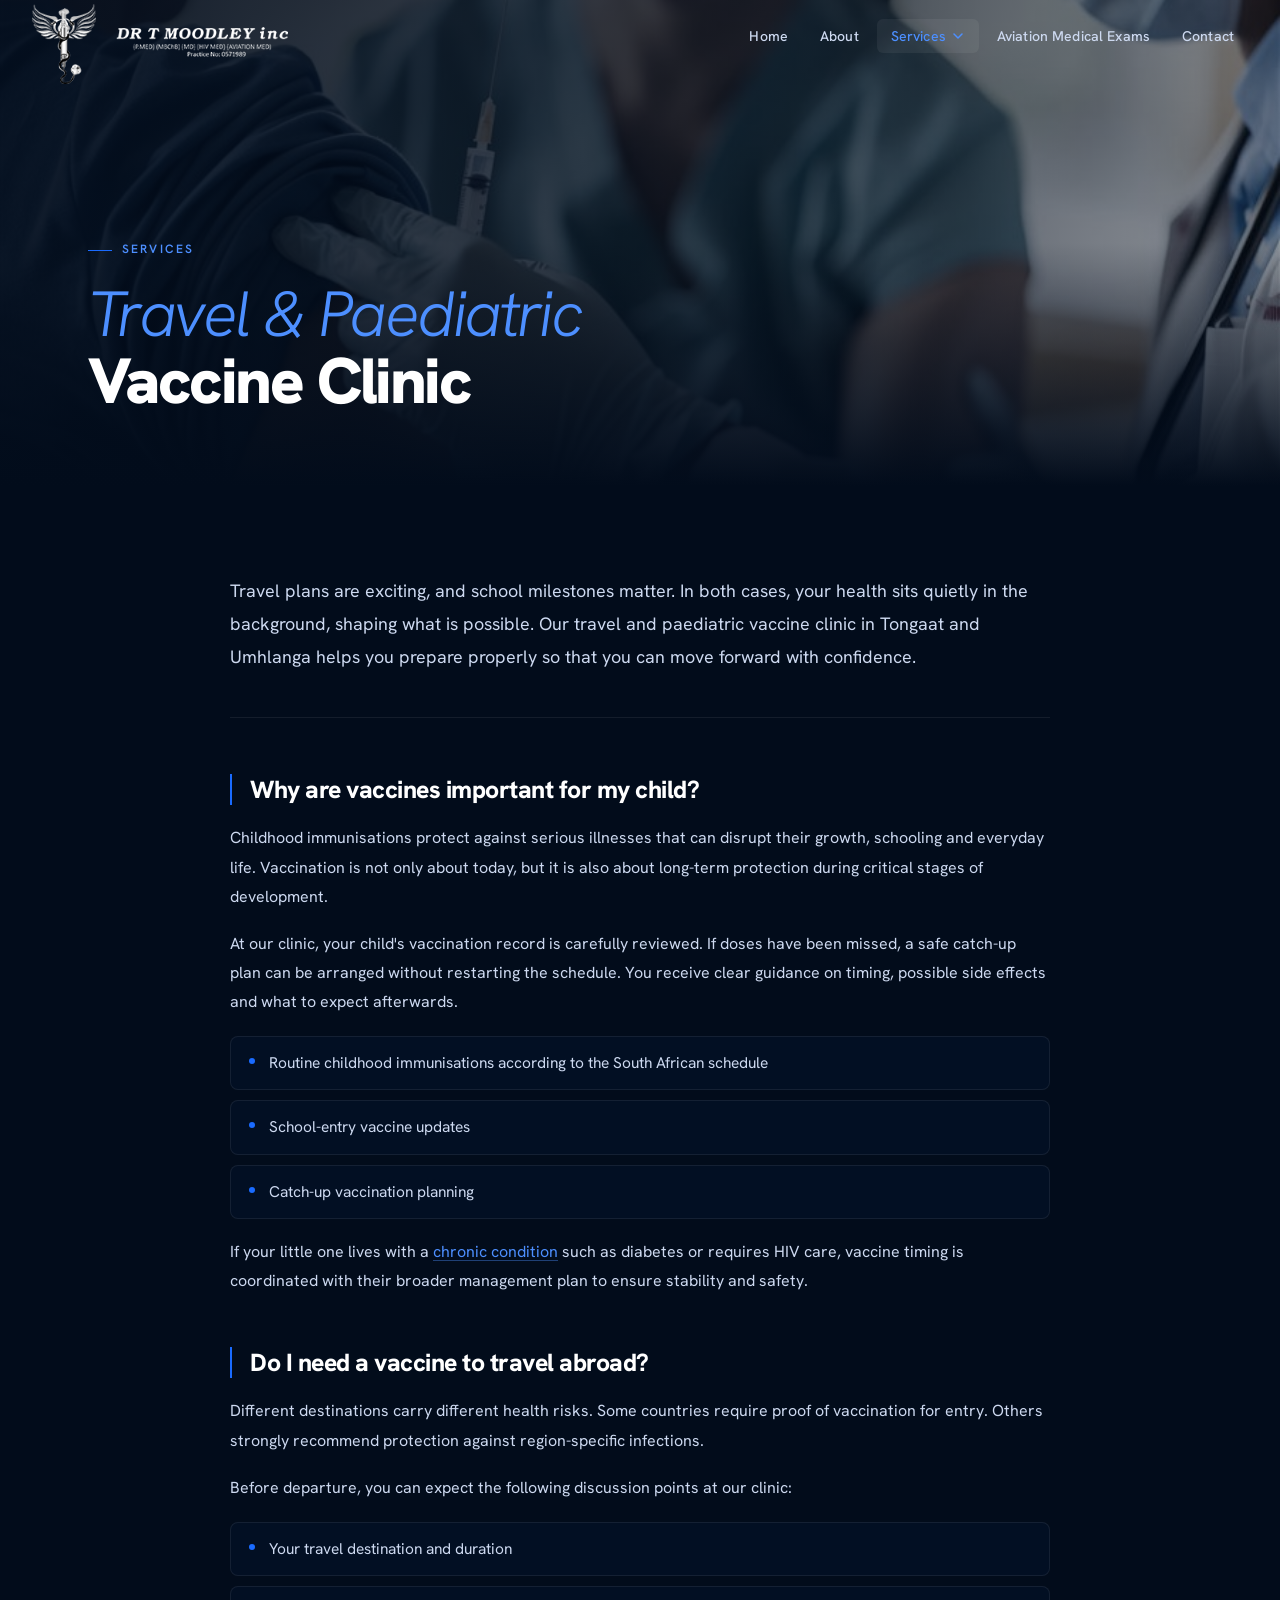
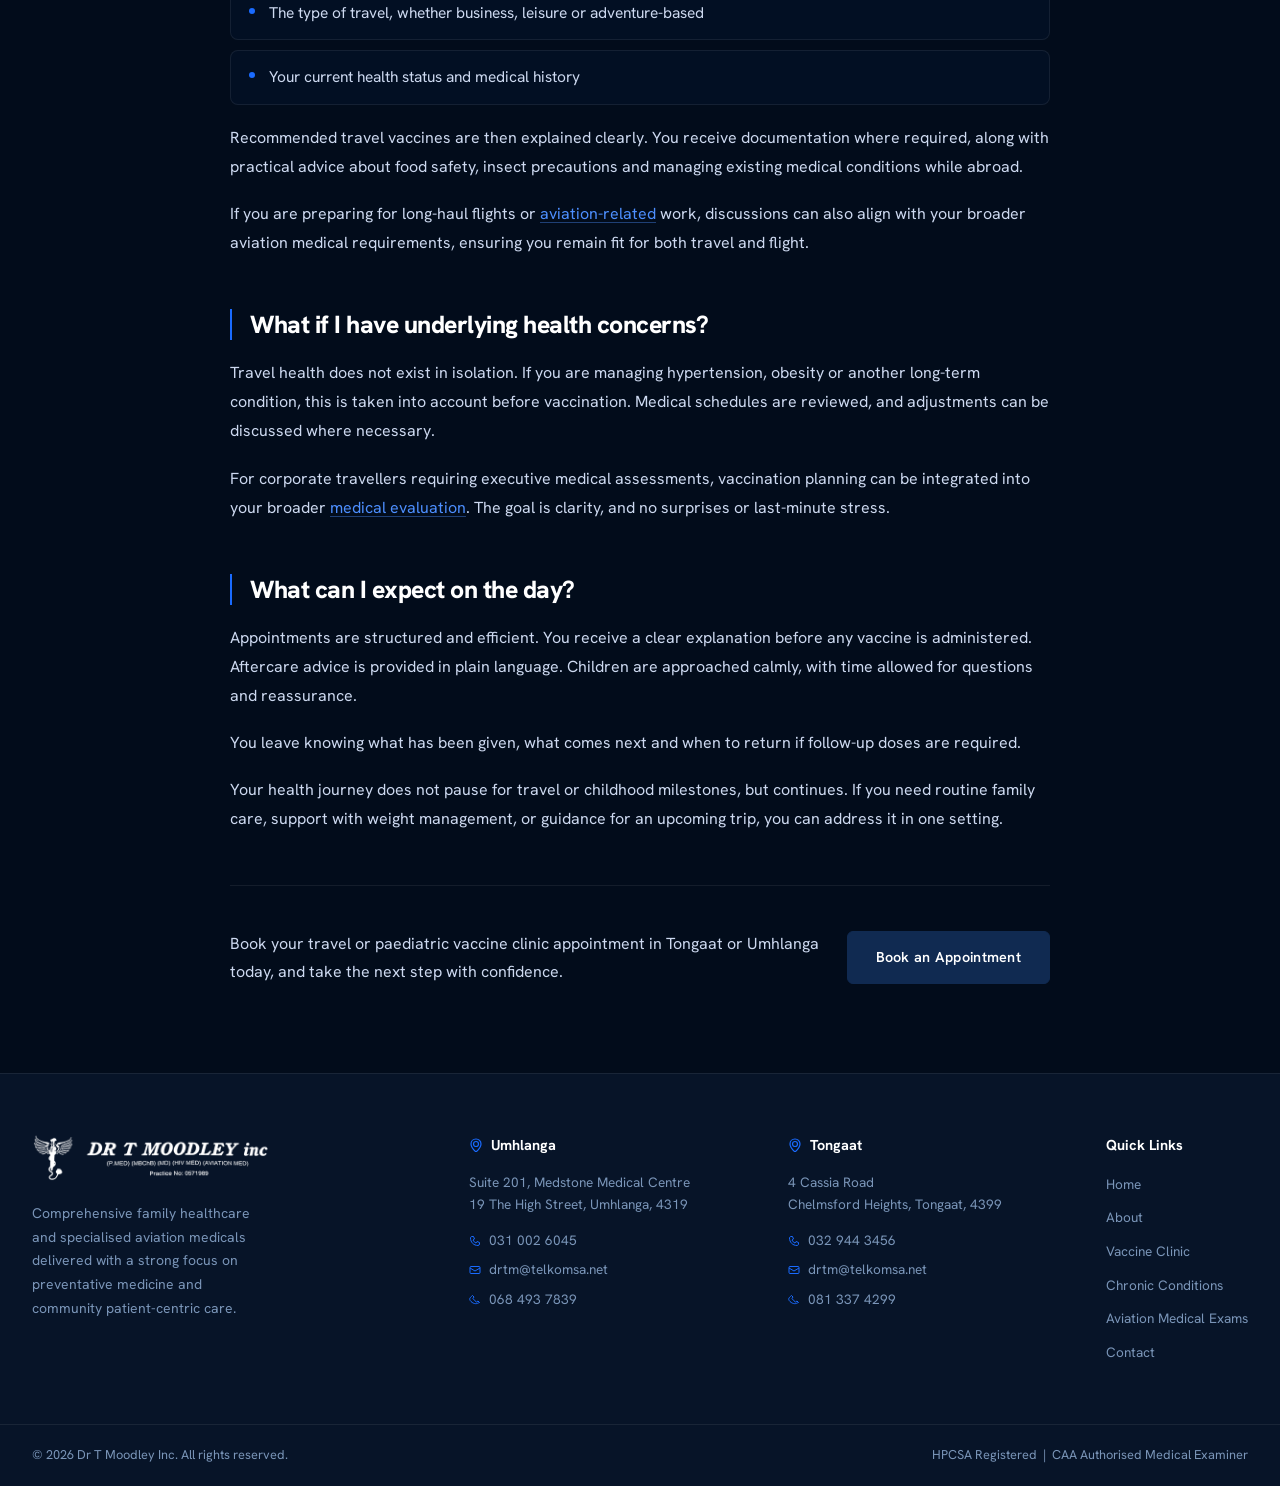
<file: services/travel-vaccine-clinic.html>
<!DOCTYPE html>
<html lang="en">
<head>
  <meta charset="UTF-8">
  <meta name="viewport" content="width=device-width, initial-scale=1.0">
  <title>Travel &amp; Paediatric Vaccine Clinic — Dr T Moodley Inc</title>
  <meta name="description" content="Travel and paediatric vaccine clinic in Tongaat and Umhlanga. Routine childhood immunisations, school-entry updates and travel vaccination advice from Dr T Moodley Inc.">
  <link rel="preconnect" href="https://fonts.googleapis.com">
  <link rel="preconnect" href="https://fonts.gstatic.com" crossorigin>
  <link href="https://fonts.googleapis.com/css2?family=Hanken+Grotesk:ital,wght@0,100..900;1,100..900&display=swap" rel="stylesheet">
  <link rel="stylesheet" href="../assets/style.css">
</head>
<body>

  <nav class="nav" id="nav">
    <div class="nav__inner">
      <a href="../index.html" class="nav__logo" aria-label="Dr T Moodley Inc Home">
        <img src="../assets/logo-light.png" alt="Dr T Moodley Inc" class="nav__logo-img">
      </a>
      <button class="nav__toggle" id="navToggle" aria-label="Open navigation" aria-expanded="false">
        <span class="nav__toggle-bar"></span>
        <span class="nav__toggle-bar"></span>
        <span class="nav__toggle-bar"></span>
      </button>
      <div class="nav__menu" id="navMenu">
        <ul class="nav__list">
          <li class="nav__item"><a href="../index.html" class="nav__link">Home</a></li>
          <li class="nav__item"><a href="../about.html" class="nav__link">About</a></li>
          <li class="nav__item nav__item--has-dropdown">
            <button class="nav__link nav__link--dropdown-trigger nav__link--active" aria-haspopup="true" aria-expanded="false">
              Services
              <svg class="nav__chevron" width="14" height="14" viewBox="0 0 14 14" fill="none">
                <path d="M3 5l4 4 4-4" stroke="currentColor" stroke-width="1.5" stroke-linecap="round" stroke-linejoin="round"/>
              </svg>
            </button>
            <ul class="nav__dropdown" role="menu">
              <li><a href="obesity-hypertension-diabetes.html" class="nav__dropdown-link" role="menuitem">Centre for Obesity, Hypertension and Diabetes Excellence</a></li>
              <li><a href="travel-vaccine-clinic.html" class="nav__dropdown-link" role="menuitem">Travel &amp; Paediatric Vaccine Clinic</a></li>
              <li><a href="drug-alcohol-detox.html" class="nav__dropdown-link" role="menuitem">Drug &amp; Alcohol Detox Clinic</a></li>
              <li><a href="chronic-conditions.html" class="nav__dropdown-link" role="menuitem">Management of Chronic Conditions</a></li>
              <li><a href="executive-insurance-medicals.html" class="nav__dropdown-link" role="menuitem">Executive &amp; Insurance Medicals</a></li>
              <li><a href="male-female-health.html" class="nav__dropdown-link" role="menuitem">Male &amp; Female Health</a></li>
              <li><a href="weight-management.html" class="nav__dropdown-link" role="menuitem">Weight Management &amp; Sports Nutrition</a></li>
              <li><a href="dermatology-cryotherapy.html" class="nav__dropdown-link" role="menuitem">Dermatology Cryotherapy</a></li>
              <li><a href="iv-drips.html" class="nav__dropdown-link" role="menuitem">IV Drips — Glow, Immune Boosting, Anti-Ageing</a></li>
            </ul>
          </li>
          <li class="nav__item"><a href="../aviation-medical-exams.html" class="nav__link">Aviation Medical Exams</a></li>
          <li class="nav__item"><a href="../contact.html" class="nav__link">Contact</a></li>
        </ul>
      </div>
    </div>
  </nav>

  <!-- PAGE HERO -->
  <section class="page-hero">
    <div class="page-hero__bg">
      <img src="../assets/vaccine-clinic.jpg" alt="" class="page-hero__bg-img" aria-hidden="true">
      <div class="page-hero__bg-overlay"></div>
    </div>
    <div class="page-hero__content">
      <p class="page-hero__eyebrow">Services</p>
      <h1 class="page-hero__title"><em>Travel &amp; Paediatric</em><br>Vaccine Clinic</h1>
    </div>
  </section>

  <!-- CONTENT -->
  <section class="page-body">
    <div class="page-body__inner">

      <p class="prose__lead">Travel plans are exciting, and school milestones matter. In both cases, your health sits quietly in the background, shaping what is possible. Our travel and paediatric vaccine clinic in Tongaat and Umhlanga helps you prepare properly so that you can move forward with confidence.</p>

      <div class="prose__section reveal">
        <h2 class="prose__heading">Why are vaccines important for my child?</h2>
        <p class="prose__text">Childhood immunisations protect against serious illnesses that can disrupt their growth, schooling and everyday life. Vaccination is not only about today, but it is also about long-term protection during critical stages of development.</p>
        <p class="prose__text">At our clinic, your child's vaccination record is carefully reviewed. If doses have been missed, a safe catch-up plan can be arranged without restarting the schedule. You receive clear guidance on timing, possible side effects and what to expect afterwards.</p>
        <ul class="prose__list">
          <li>Routine childhood immunisations according to the South African schedule</li>
          <li>School-entry vaccine updates</li>
          <li>Catch-up vaccination planning</li>
        </ul>
        <p class="prose__text">If your little one lives with a <a href="chronic-conditions.html" class="prose__link">chronic condition</a> such as diabetes or requires HIV care, vaccine timing is coordinated with their broader management plan to ensure stability and safety.</p>
      </div>

      <div class="prose__section reveal">
        <h2 class="prose__heading">Do I need a vaccine to travel abroad?</h2>
        <p class="prose__text">Different destinations carry different health risks. Some countries require proof of vaccination for entry. Others strongly recommend protection against region-specific infections.</p>
        <p class="prose__text">Before departure, you can expect the following discussion points at our clinic:</p>
        <ul class="prose__list">
          <li>Your travel destination and duration</li>
          <li>The type of travel, whether business, leisure or adventure-based</li>
          <li>Your current health status and medical history</li>
        </ul>
        <p class="prose__text">Recommended travel vaccines are then explained clearly. You receive documentation where required, along with practical advice about food safety, insect precautions and managing existing medical conditions while abroad.</p>
        <p class="prose__text">If you are preparing for long-haul flights or <a href="../aviation-medical-exams.html" class="prose__link">aviation-related</a> work, discussions can also align with your broader aviation medical requirements, ensuring you remain fit for both travel and flight.</p>
      </div>

      <div class="prose__section reveal">
        <h2 class="prose__heading">What if I have underlying health concerns?</h2>
        <p class="prose__text">Travel health does not exist in isolation. If you are managing hypertension, obesity or another long-term condition, this is taken into account before vaccination. Medical schedules are reviewed, and adjustments can be discussed where necessary.</p>
        <p class="prose__text">For corporate travellers requiring executive medical assessments, vaccination planning can be integrated into your broader <a href="executive-insurance-medicals.html" class="prose__link">medical evaluation</a>. The goal is clarity, and no surprises or last-minute stress.</p>
      </div>

      <div class="prose__section reveal">
        <h2 class="prose__heading">What can I expect on the day?</h2>
        <p class="prose__text">Appointments are structured and efficient. You receive a clear explanation before any vaccine is administered. Aftercare advice is provided in plain language. Children are approached calmly, with time allowed for questions and reassurance.</p>
        <p class="prose__text">You leave knowing what has been given, what comes next and when to return if follow-up doses are required.</p>
        <p class="prose__text">Your health journey does not pause for travel or childhood milestones, but continues. If you need routine family care, support with weight management, or guidance for an upcoming trip, you can address it in one setting.</p>
      </div>

      <div class="prose__cta reveal">
        <p class="prose__cta-text">Book your travel or paediatric vaccine clinic appointment in Tongaat or Umhlanga today, and take the next step with confidence.</p>
        <a href="../contact.html" class="btn btn--primary">Book an Appointment</a>
      </div>

    </div>
  </section>

  <footer class="footer">
    <div class="footer__top">
      <div class="footer__brand">
        <a href="../index.html" class="footer__logo">
          <img src="../assets/logo-white.png" alt="Dr T Moodley Inc" class="footer__logo-img">
        </a>
        <p class="footer__tagline">Comprehensive family healthcare and specialised aviation medicals delivered with a strong focus on preventative medicine and community patient-centric care.</p>
      </div>
      <div class="footer__locations">
        <div class="footer__location">
          <h3 class="footer__location-title">
            <svg width="14" height="14" viewBox="0 0 14 14" fill="none"><circle cx="7" cy="6" r="2.5" stroke="#1a6bff" stroke-width="1.2"/><path d="M7 1C4.2 1 2 3.2 2 6c0 3.5 5 8 5 8s5-4.5 5-8c0-2.8-2.2-5-5-5z" stroke="#1a6bff" stroke-width="1.2" fill="none"/></svg>
            Umhlanga
          </h3>
          <address class="footer__address">Suite 201, Medstone Medical Centre<br>19 The High Street, Umhlanga, 4319</address>
          <ul class="footer__contact-list">
            <li><svg width="12" height="12" viewBox="0 0 12 12" fill="none"><path d="M1.5 3C1.5 2.2 2.2 1.5 3 1.5H4.5L5.5 4 4 5C4.8 6.6 5.4 7.2 7 8l1-1.5 2.5 1V9c0 .8-.7 1.5-1.5 1.5C4.7 10.5 1.5 7.3 1.5 3z" stroke="#1a6bff" stroke-width="1" fill="none"/></svg><a href="tel:+27310026045">031 002 6045</a></li>
            <li><svg width="12" height="12" viewBox="0 0 12 12" fill="none"><rect x="1" y="2.5" width="10" height="7" rx="1" stroke="#1a6bff" stroke-width="1"/><path d="M1 4l5 3 5-3" stroke="#1a6bff" stroke-width="1"/></svg><a href="mailto:drtm@telkomsa.net">drtm@telkomsa.net</a></li>
            <li><svg width="12" height="12" viewBox="0 0 12 12" fill="none"><path d="M10 8.5C8.5 9.9 5 10.5 2 7.5S2 3 3.5 1.5l1.5 1.5L4 4.5C5 6 6 7 7.5 8l1.5-1 1.5 1.5z" stroke="#1a6bff" stroke-width="1" fill="none"/></svg><a href="https://wa.me/27684937839">068 493 7839</a></li>
          </ul>
        </div>
        <div class="footer__location">
          <h3 class="footer__location-title">
            <svg width="14" height="14" viewBox="0 0 14 14" fill="none"><circle cx="7" cy="6" r="2.5" stroke="#1a6bff" stroke-width="1.2"/><path d="M7 1C4.2 1 2 3.2 2 6c0 3.5 5 8 5 8s5-4.5 5-8c0-2.8-2.2-5-5-5z" stroke="#1a6bff" stroke-width="1.2" fill="none"/></svg>
            Tongaat
          </h3>
          <address class="footer__address">4 Cassia Road<br>Chelmsford Heights, Tongaat, 4399</address>
          <ul class="footer__contact-list">
            <li><svg width="12" height="12" viewBox="0 0 12 12" fill="none"><path d="M1.5 3C1.5 2.2 2.2 1.5 3 1.5H4.5L5.5 4 4 5C4.8 6.6 5.4 7.2 7 8l1-1.5 2.5 1V9c0 .8-.7 1.5-1.5 1.5C4.7 10.5 1.5 7.3 1.5 3z" stroke="#1a6bff" stroke-width="1" fill="none"/></svg><a href="tel:+27329443456">032 944 3456</a></li>
            <li><svg width="12" height="12" viewBox="0 0 12 12" fill="none"><rect x="1" y="2.5" width="10" height="7" rx="1" stroke="#1a6bff" stroke-width="1"/><path d="M1 4l5 3 5-3" stroke="#1a6bff" stroke-width="1"/></svg><a href="mailto:drtm@telkomsa.net">drtm@telkomsa.net</a></li>
            <li><svg width="12" height="12" viewBox="0 0 12 12" fill="none"><path d="M10 8.5C8.5 9.9 5 10.5 2 7.5S2 3 3.5 1.5l1.5 1.5L4 4.5C5 6 6 7 7.5 8l1.5-1 1.5 1.5z" stroke="#1a6bff" stroke-width="1" fill="none"/></svg><a href="https://wa.me/27813374299">081 337 4299</a></li>
          </ul>
        </div>
        <div class="footer__nav-col">
          <h3 class="footer__nav-title">Quick Links</h3>
          <ul class="footer__nav-list">
            <li><a href="../index.html">Home</a></li>
            <li><a href="../about.html">About</a></li>
            <li><a href="travel-vaccine-clinic.html">Vaccine Clinic</a></li>
            <li><a href="chronic-conditions.html">Chronic Conditions</a></li>
            <li><a href="../aviation-medical-exams.html">Aviation Medical Exams</a></li>
            <li><a href="../contact.html">Contact</a></li>
          </ul>
        </div>
      </div>
    </div>
    <div class="footer__bottom">
      <p class="footer__copy">&copy; <span id="footerYear"></span> Dr T Moodley Inc. All rights reserved.</p>
      <p class="footer__reg">HPCSA Registered &nbsp;|&nbsp; CAA Authorised Medical Examiner</p>
    </div>
  </footer>

  <script src="../assets/main.js"></script>
</body>
</html>
</file>
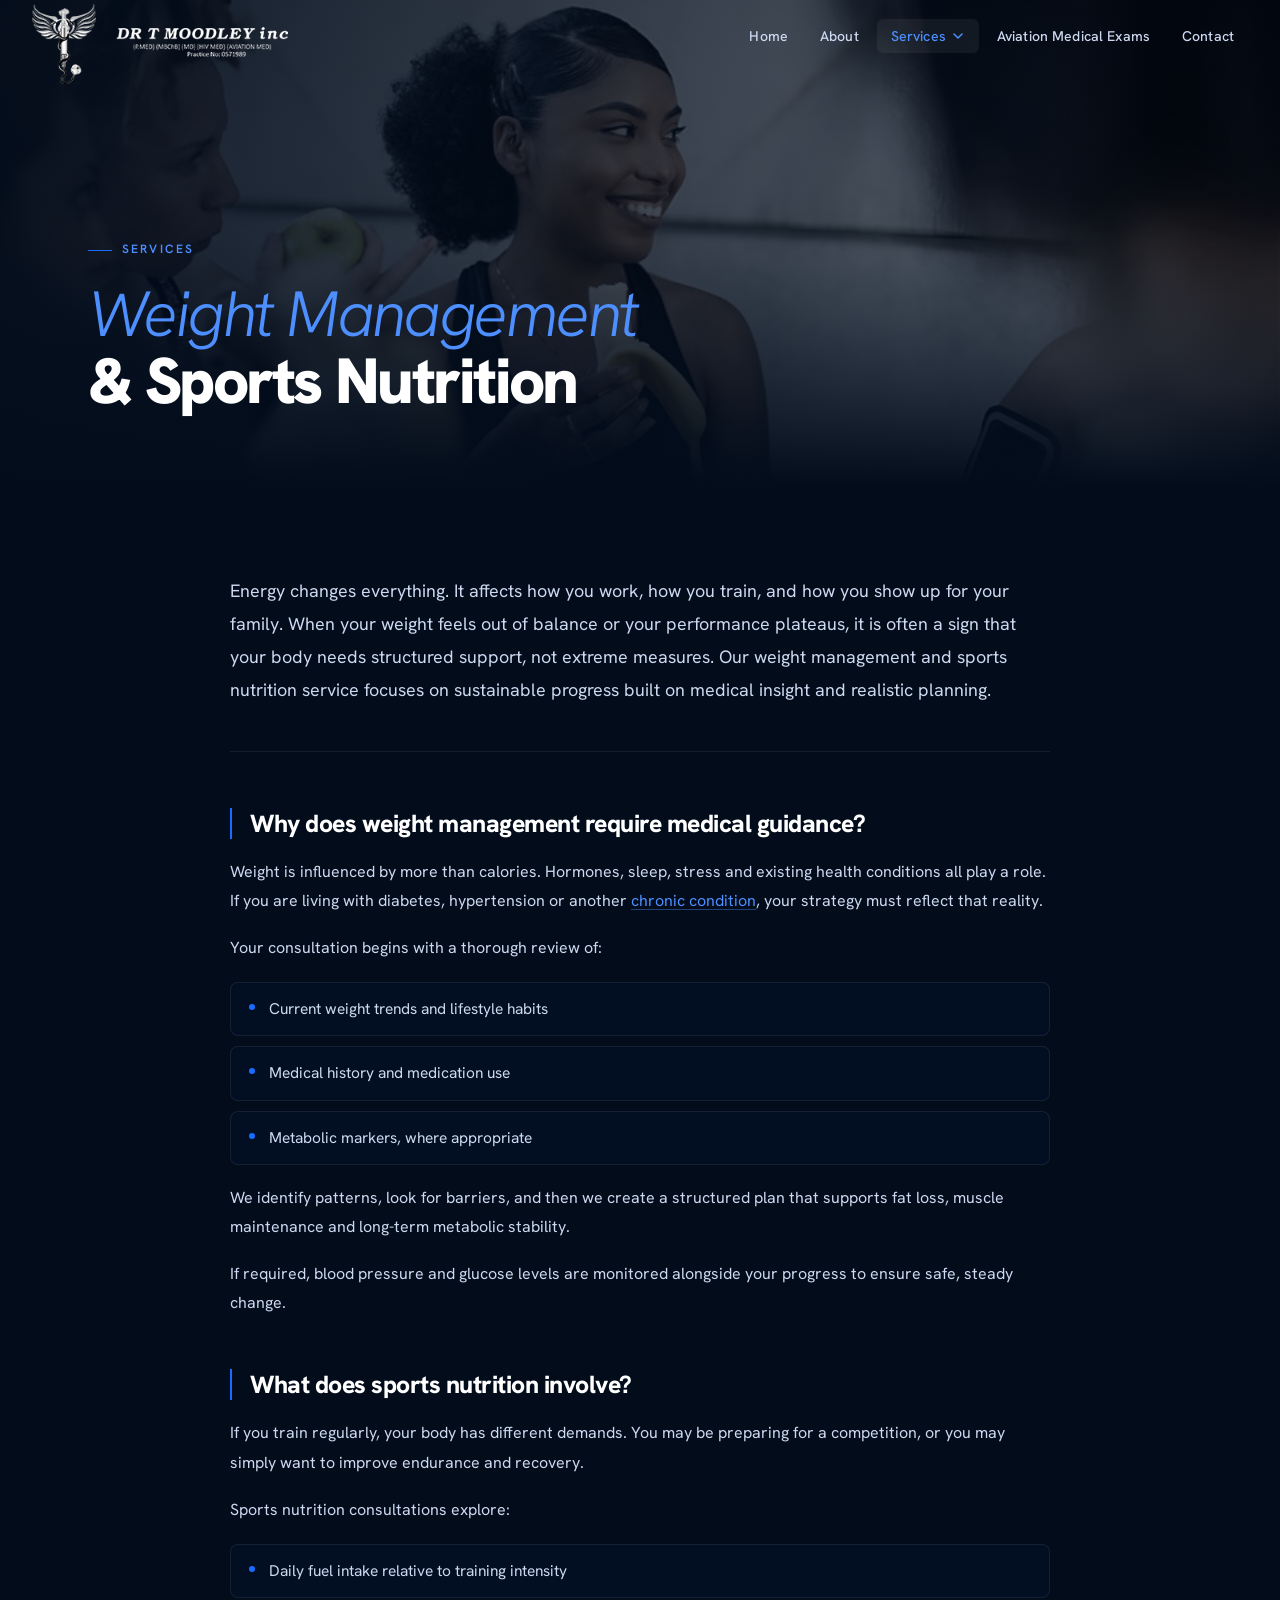
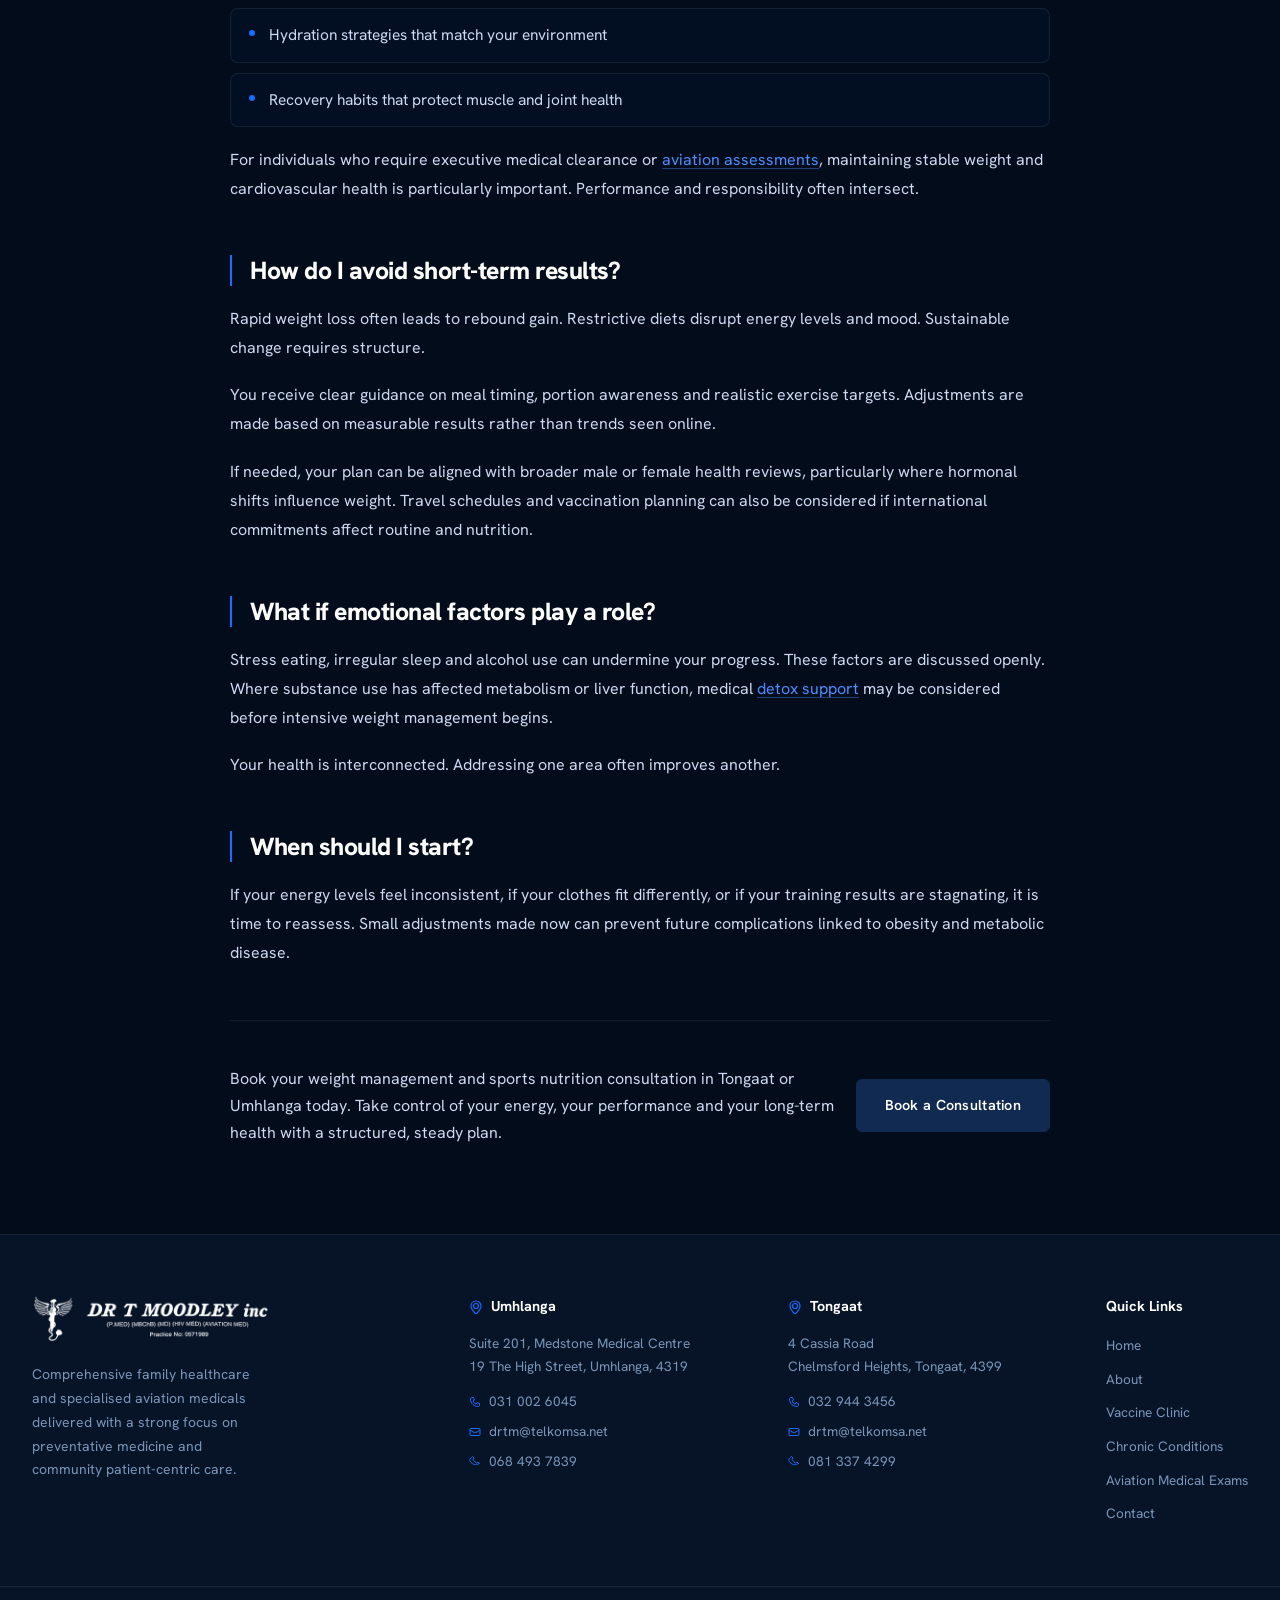
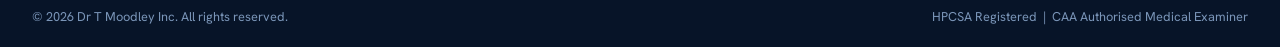
<file: services/weight-management.html>
<!DOCTYPE html>
<html lang="en">
<head>
  <meta charset="UTF-8">
  <meta name="viewport" content="width=device-width, initial-scale=1.0">
  <title>Weight Management &amp; Sports Nutrition — Dr T Moodley Inc</title>
  <meta name="description" content="Medically guided weight management and sports nutrition in Tongaat and Umhlanga. Sustainable plans built on clinical insight and realistic nutrition strategies.">
  <link rel="preconnect" href="https://fonts.googleapis.com">
  <link rel="preconnect" href="https://fonts.gstatic.com" crossorigin>
  <link href="https://fonts.googleapis.com/css2?family=Hanken+Grotesk:ital,wght@0,100..900;1,100..900&display=swap" rel="stylesheet">
  <link rel="stylesheet" href="../assets/style.css">
</head>
<body>

  <nav class="nav" id="nav">
    <div class="nav__inner">
      <a href="../index.html" class="nav__logo" aria-label="Dr T Moodley Inc Home">
        <img src="../assets/logo-light.png" alt="Dr T Moodley Inc" class="nav__logo-img">
      </a>
      <button class="nav__toggle" id="navToggle" aria-label="Open navigation" aria-expanded="false">
        <span class="nav__toggle-bar"></span>
        <span class="nav__toggle-bar"></span>
        <span class="nav__toggle-bar"></span>
      </button>
      <div class="nav__menu" id="navMenu">
        <ul class="nav__list">
          <li class="nav__item"><a href="../index.html" class="nav__link">Home</a></li>
          <li class="nav__item"><a href="../about.html" class="nav__link">About</a></li>
          <li class="nav__item nav__item--has-dropdown">
            <button class="nav__link nav__link--dropdown-trigger nav__link--active" aria-haspopup="true" aria-expanded="false">
              Services
              <svg class="nav__chevron" width="14" height="14" viewBox="0 0 14 14" fill="none">
                <path d="M3 5l4 4 4-4" stroke="currentColor" stroke-width="1.5" stroke-linecap="round" stroke-linejoin="round"/>
              </svg>
            </button>
            <ul class="nav__dropdown" role="menu">
              <li><a href="obesity-hypertension-diabetes.html" class="nav__dropdown-link" role="menuitem">Centre for Obesity, Hypertension and Diabetes Excellence</a></li>
              <li><a href="travel-vaccine-clinic.html" class="nav__dropdown-link" role="menuitem">Travel &amp; Paediatric Vaccine Clinic</a></li>
              <li><a href="drug-alcohol-detox.html" class="nav__dropdown-link" role="menuitem">Drug &amp; Alcohol Detox Clinic</a></li>
              <li><a href="chronic-conditions.html" class="nav__dropdown-link" role="menuitem">Management of Chronic Conditions</a></li>
              <li><a href="executive-insurance-medicals.html" class="nav__dropdown-link" role="menuitem">Executive &amp; Insurance Medicals</a></li>
              <li><a href="male-female-health.html" class="nav__dropdown-link" role="menuitem">Male &amp; Female Health</a></li>
              <li><a href="weight-management.html" class="nav__dropdown-link" role="menuitem">Weight Management &amp; Sports Nutrition</a></li>
              <li><a href="dermatology-cryotherapy.html" class="nav__dropdown-link" role="menuitem">Dermatology Cryotherapy</a></li>
              <li><a href="iv-drips.html" class="nav__dropdown-link" role="menuitem">IV Drips — Glow, Immune Boosting, Anti-Ageing</a></li>
            </ul>
          </li>
          <li class="nav__item"><a href="../aviation-medical-exams.html" class="nav__link">Aviation Medical Exams</a></li>
          <li class="nav__item"><a href="../contact.html" class="nav__link">Contact</a></li>
        </ul>
      </div>
    </div>
  </nav>

  <!-- PAGE HERO -->
  <section class="page-hero">
    <div class="page-hero__bg">
      <img src="../assets/weight-management.jpg" alt="" class="page-hero__bg-img" aria-hidden="true">
      <div class="page-hero__bg-overlay"></div>
    </div>
    <div class="page-hero__content">
      <p class="page-hero__eyebrow">Services</p>
      <h1 class="page-hero__title"><em>Weight Management</em><br>&amp; Sports Nutrition</h1>
    </div>
  </section>

  <!-- CONTENT -->
  <section class="page-body">
    <div class="page-body__inner">

      <p class="prose__lead">Energy changes everything. It affects how you work, how you train, and how you show up for your family. When your weight feels out of balance or your performance plateaus, it is often a sign that your body needs structured support, not extreme measures. Our weight management and sports nutrition service focuses on sustainable progress built on medical insight and realistic planning.</p>

      <div class="prose__section reveal">
        <h2 class="prose__heading">Why does weight management require medical guidance?</h2>
        <p class="prose__text">Weight is influenced by more than calories. Hormones, sleep, stress and existing health conditions all play a role. If you are living with diabetes, hypertension or another <a href="chronic-conditions.html" class="prose__link">chronic condition</a>, your strategy must reflect that reality.</p>
        <p class="prose__text">Your consultation begins with a thorough review of:</p>
        <ul class="prose__list">
          <li>Current weight trends and lifestyle habits</li>
          <li>Medical history and medication use</li>
          <li>Metabolic markers, where appropriate</li>
        </ul>
        <p class="prose__text">We identify patterns, look for barriers, and then we create a structured plan that supports fat loss, muscle maintenance and long-term metabolic stability.</p>
        <p class="prose__text">If required, blood pressure and glucose levels are monitored alongside your progress to ensure safe, steady change.</p>
      </div>

      <div class="prose__section reveal">
        <h2 class="prose__heading">What does sports nutrition involve?</h2>
        <p class="prose__text">If you train regularly, your body has different demands. You may be preparing for a competition, or you may simply want to improve endurance and recovery.</p>
        <p class="prose__text">Sports nutrition consultations explore:</p>
        <ul class="prose__list">
          <li>Daily fuel intake relative to training intensity</li>
          <li>Hydration strategies that match your environment</li>
          <li>Recovery habits that protect muscle and joint health</li>
        </ul>
        <p class="prose__text">For individuals who require executive medical clearance or <a href="../aviation-medical-exams.html" class="prose__link">aviation assessments</a>, maintaining stable weight and cardiovascular health is particularly important. Performance and responsibility often intersect.</p>
      </div>

      <div class="prose__section reveal">
        <h2 class="prose__heading">How do I avoid short-term results?</h2>
        <p class="prose__text">Rapid weight loss often leads to rebound gain. Restrictive diets disrupt energy levels and mood. Sustainable change requires structure.</p>
        <p class="prose__text">You receive clear guidance on meal timing, portion awareness and realistic exercise targets. Adjustments are made based on measurable results rather than trends seen online.</p>
        <p class="prose__text">If needed, your plan can be aligned with broader male or female health reviews, particularly where hormonal shifts influence weight. Travel schedules and vaccination planning can also be considered if international commitments affect routine and nutrition.</p>
      </div>

      <div class="prose__section reveal">
        <h2 class="prose__heading">What if emotional factors play a role?</h2>
        <p class="prose__text">Stress eating, irregular sleep and alcohol use can undermine your progress. These factors are discussed openly. Where substance use has affected metabolism or liver function, medical <a href="drug-alcohol-detox.html" class="prose__link">detox support</a> may be considered before intensive weight management begins.</p>
        <p class="prose__text">Your health is interconnected. Addressing one area often improves another.</p>
      </div>

      <div class="prose__section reveal">
        <h2 class="prose__heading">When should I start?</h2>
        <p class="prose__text">If your energy levels feel inconsistent, if your clothes fit differently, or if your training results are stagnating, it is time to reassess. Small adjustments made now can prevent future complications linked to obesity and metabolic disease.</p>
      </div>

      <div class="prose__cta reveal">
        <p class="prose__cta-text">Book your weight management and sports nutrition consultation in Tongaat or Umhlanga today. Take control of your energy, your performance and your long-term health with a structured, steady plan.</p>
        <a href="../contact.html" class="btn btn--primary">Book a Consultation</a>
      </div>

    </div>
  </section>

  <footer class="footer">
    <div class="footer__top">
      <div class="footer__brand">
        <a href="../index.html" class="footer__logo">
          <img src="../assets/logo-white.png" alt="Dr T Moodley Inc" class="footer__logo-img">
        </a>
        <p class="footer__tagline">Comprehensive family healthcare and specialised aviation medicals delivered with a strong focus on preventative medicine and community patient-centric care.</p>
      </div>
      <div class="footer__locations">
        <div class="footer__location">
          <h3 class="footer__location-title">
            <svg width="14" height="14" viewBox="0 0 14 14" fill="none"><circle cx="7" cy="6" r="2.5" stroke="#1a6bff" stroke-width="1.2"/><path d="M7 1C4.2 1 2 3.2 2 6c0 3.5 5 8 5 8s5-4.5 5-8c0-2.8-2.2-5-5-5z" stroke="#1a6bff" stroke-width="1.2" fill="none"/></svg>
            Umhlanga
          </h3>
          <address class="footer__address">Suite 201, Medstone Medical Centre<br>19 The High Street, Umhlanga, 4319</address>
          <ul class="footer__contact-list">
            <li><svg width="12" height="12" viewBox="0 0 12 12" fill="none"><path d="M1.5 3C1.5 2.2 2.2 1.5 3 1.5H4.5L5.5 4 4 5C4.8 6.6 5.4 7.2 7 8l1-1.5 2.5 1V9c0 .8-.7 1.5-1.5 1.5C4.7 10.5 1.5 7.3 1.5 3z" stroke="#1a6bff" stroke-width="1" fill="none"/></svg><a href="tel:+27310026045">031 002 6045</a></li>
            <li><svg width="12" height="12" viewBox="0 0 12 12" fill="none"><rect x="1" y="2.5" width="10" height="7" rx="1" stroke="#1a6bff" stroke-width="1"/><path d="M1 4l5 3 5-3" stroke="#1a6bff" stroke-width="1"/></svg><a href="mailto:drtm@telkomsa.net">drtm@telkomsa.net</a></li>
            <li><svg width="12" height="12" viewBox="0 0 12 12" fill="none"><path d="M10 8.5C8.5 9.9 5 10.5 2 7.5S2 3 3.5 1.5l1.5 1.5L4 4.5C5 6 6 7 7.5 8l1.5-1 1.5 1.5z" stroke="#1a6bff" stroke-width="1" fill="none"/></svg><a href="https://wa.me/27684937839">068 493 7839</a></li>
          </ul>
        </div>
        <div class="footer__location">
          <h3 class="footer__location-title">
            <svg width="14" height="14" viewBox="0 0 14 14" fill="none"><circle cx="7" cy="6" r="2.5" stroke="#1a6bff" stroke-width="1.2"/><path d="M7 1C4.2 1 2 3.2 2 6c0 3.5 5 8 5 8s5-4.5 5-8c0-2.8-2.2-5-5-5z" stroke="#1a6bff" stroke-width="1.2" fill="none"/></svg>
            Tongaat
          </h3>
          <address class="footer__address">4 Cassia Road<br>Chelmsford Heights, Tongaat, 4399</address>
          <ul class="footer__contact-list">
            <li><svg width="12" height="12" viewBox="0 0 12 12" fill="none"><path d="M1.5 3C1.5 2.2 2.2 1.5 3 1.5H4.5L5.5 4 4 5C4.8 6.6 5.4 7.2 7 8l1-1.5 2.5 1V9c0 .8-.7 1.5-1.5 1.5C4.7 10.5 1.5 7.3 1.5 3z" stroke="#1a6bff" stroke-width="1" fill="none"/></svg><a href="tel:+27329443456">032 944 3456</a></li>
            <li><svg width="12" height="12" viewBox="0 0 12 12" fill="none"><rect x="1" y="2.5" width="10" height="7" rx="1" stroke="#1a6bff" stroke-width="1"/><path d="M1 4l5 3 5-3" stroke="#1a6bff" stroke-width="1"/></svg><a href="mailto:drtm@telkomsa.net">drtm@telkomsa.net</a></li>
            <li><svg width="12" height="12" viewBox="0 0 12 12" fill="none"><path d="M10 8.5C8.5 9.9 5 10.5 2 7.5S2 3 3.5 1.5l1.5 1.5L4 4.5C5 6 6 7 7.5 8l1.5-1 1.5 1.5z" stroke="#1a6bff" stroke-width="1" fill="none"/></svg><a href="https://wa.me/27813374299">081 337 4299</a></li>
          </ul>
        </div>
        <div class="footer__nav-col">
          <h3 class="footer__nav-title">Quick Links</h3>
          <ul class="footer__nav-list">
            <li><a href="../index.html">Home</a></li>
            <li><a href="../about.html">About</a></li>
            <li><a href="travel-vaccine-clinic.html">Vaccine Clinic</a></li>
            <li><a href="chronic-conditions.html">Chronic Conditions</a></li>
            <li><a href="../aviation-medical-exams.html">Aviation Medical Exams</a></li>
            <li><a href="../contact.html">Contact</a></li>
          </ul>
        </div>
      </div>
    </div>
    <div class="footer__bottom">
      <p class="footer__copy">&copy; <span id="footerYear"></span> Dr T Moodley Inc. All rights reserved.</p>
      <p class="footer__reg">HPCSA Registered &nbsp;|&nbsp; CAA Authorised Medical Examiner</p>
    </div>
  </footer>

  <script src="../assets/main.js"></script>
</body>
</html>
</file>
<file: assets/style.css>
/* ═══════════════════════════════════════════════════════════
   DR T MOODLEY INC — PREMIUM HEALTHCARE WEBSITE
   Font: Hanken Grotesk | Palette: Navy · White · Black · Blue
   ═══════════════════════════════════════════════════════════ */

/* ─── DESIGN TOKENS ─────────────────────────────────────── */
:root {
  --navy-deepest:   #020c1b;
  --navy-dark:      #071428;
  --navy:           #0d1f3c;
  --navy-mid:       #112952;
  --navy-light:     #1a3a6e;
  --blue:           #1a6bff;
  --blue-bright:    #4d8fff;
  --blue-glow:      rgba(26, 107, 255, 0.25);
  --blue-glow-sm:   rgba(26, 107, 255, 0.12);
  --white:          #ffffff;
  --off-white:      #cdd9f0;
  --muted:          #7a95b8;
  --border:         rgba(255, 255, 255, 0.07);
  --border-blue:    rgba(26, 107, 255, 0.3);

  --font:           'Hanken Grotesk', system-ui, sans-serif;

  --nav-h:          72px;
  --radius:         12px;
  --radius-lg:      20px;

  --ease-out:       cubic-bezier(0.22, 1, 0.36, 1);
  --ease-in-out:    cubic-bezier(0.45, 0, 0.55, 1);
}

/* ─── RESET & BASE ───────────────────────────────────────── */
*, *::before, *::after { box-sizing: border-box; margin: 0; padding: 0; }

html {
  scroll-behavior: smooth;
  font-size: 16px;
  -webkit-text-size-adjust: 100%;
}

body {
  font-family: var(--font);
  background: var(--navy-deepest);
  color: var(--white);
  line-height: 1.6;
  overflow-x: hidden;
}

img {
  max-width: 100%;
  height: auto;
  display: block;
}

a { color: inherit; text-decoration: none; }
ul { list-style: none; }
address { font-style: normal; }
button { font-family: inherit; cursor: pointer; border: none; background: none; }

/* ─── SCROLLBAR ──────────────────────────────────────────── */
::-webkit-scrollbar { width: 6px; }
::-webkit-scrollbar-track { background: var(--navy-dark); }
::-webkit-scrollbar-thumb { background: var(--navy-light); border-radius: 3px; }

/* ─── SHARED TYPOGRAPHY HELPERS ──────────────────────────── */
.section-eyebrow {
  display: inline-flex;
  align-items: center;
  gap: 10px;
  font-size: 0.75rem;
  font-weight: 600;
  letter-spacing: 0.18em;
  text-transform: uppercase;
  color: var(--blue-bright);
  margin-bottom: 16px;
}
.section-eyebrow::before {
  content: '';
  display: inline-block;
  width: 24px;
  height: 1px;
  background: var(--blue);
}
.section-eyebrow--center {
  display: flex;
  justify-content: center;
}
.section-eyebrow--center::before { display: none; }

.section-title {
  font-size: clamp(2.4rem, 5vw, 4rem);
  font-weight: 900;
  line-height: 1.05;
  letter-spacing: -0.04em;
  color: var(--white);
  margin-bottom: 20px;
}
.section-title em {
  font-style: italic;
  font-weight: 300;
  color: var(--blue-bright);
}
.section-title--center { text-align: center; }

.section-body {
  font-size: 1.05rem;
  line-height: 1.75;
  color: var(--off-white);
  margin-bottom: 32px;
  max-width: 52ch;
}

/* ─── BUTTONS ────────────────────────────────────────────── */
.btn {
  display: inline-flex;
  align-items: center;
  gap: 16px;
  padding: 14px 28px;
  border-radius: 6px;
  font-family: var(--font);
  font-size: 0.9rem;
  font-weight: 600;
  letter-spacing: 0.02em;
  transition: all 0.25s var(--ease-out);
  cursor: pointer;
  text-decoration: none;
}
.btn--primary {
  background: #102a51;
  color: var(--white);
  border: 1.5px solid #102a51;
}
.btn--primary:hover {
  background: var(--blue-bright);
  border-color: var(--blue-bright);
  box-shadow: 0 0 24px var(--blue-glow);
  transform: translateY(-1px);
}
.btn--ghost {
  background: transparent;
  color: var(--white);
  border: 1.5px solid rgba(255,255,255,0.3);
}
.btn--ghost:hover {
  border-color: rgba(255,255,255,0.7);
  background: rgba(255,255,255,0.05);
  transform: translateY(-1px);
}
.btn--outline {
  background: transparent;
  color: var(--blue-bright);
  border: 1.5px solid var(--border-blue);
}
.btn--outline:hover {
  background: var(--blue-glow-sm);
  border-color: var(--blue);
  box-shadow: 0 0 20px var(--blue-glow);
}
.btn--inline {
  align-self: flex-start;
}

/* ════════════════════════════════════════════════════════════
   NAVIGATION
   ════════════════════════════════════════════════════════════ */
.nav {
  position: fixed;
  top: 0;
  left: 0;
  right: 0;
  z-index: 100;
  height: var(--nav-h);
  transition: background 0.3s, border-color 0.3s, backdrop-filter 0.3s;
}
.nav.nav--scrolled {
  background: rgba(2, 12, 27, 0.88);
  backdrop-filter: blur(16px);
  -webkit-backdrop-filter: blur(16px);
  border-bottom: 1px solid var(--border);
}

.nav__inner {
  max-width: 1400px;
  margin: 0 auto;
  padding: 0 48px;
  height: 100%;
  display: flex;
  align-items: center;
  justify-content: space-between;
  gap: 32px;
}

/* Logo */
.nav__logo {
  display: flex;
  align-items: center;
  flex-shrink: 0;
  text-decoration: none;
  padding-top:15px;
}
.nav__logo-img {
  height: 80px;
  width: auto;
  display: block;
  object-fit: contain;
}

/* Menu */
.nav__menu { display: flex; align-items: center; }
.nav__list {
  display: flex;
  align-items: center;
  gap: 4px;
}
.nav__item { position: relative; }

.nav__link {
  display: flex;
  align-items: center;
  gap: 5px;
  padding: 8px 14px;
  font-size: 0.88rem;
  font-weight: 500;
  color: var(--off-white);
  border-radius: 6px;
  transition: color 0.2s, background 0.2s;
  letter-spacing: 0.01em;
  cursor: pointer;
  white-space: nowrap;
}
.nav__link:hover,
.nav__link--active {
  color: var(--white);
  background: rgba(255,255,255,0.06);
}
.nav__link--active { color: var(--blue-bright); }

.nav__chevron {
  transition: transform 0.2s;
  flex-shrink: 0;
}
.nav__item--has-dropdown:hover .nav__chevron,
.nav__item--has-dropdown.open .nav__chevron {
  transform: rotate(180deg);
}

/* Dropdown */
.nav__dropdown {
  position: absolute;
  top: 100%;
  left: 50%;
  transform: translateX(-50%);
  background: rgba(7, 20, 40, 0.96);
  backdrop-filter: blur(24px);
  -webkit-backdrop-filter: blur(24px);
  border: 1px solid var(--border);
  border-radius: var(--radius);
  padding: 8px;
  padding-top: 18px;
  min-width: 300px;
  opacity: 0;
  pointer-events: none;
  transform: translateX(-50%) translateY(-6px);
  transition: opacity 0.2s, transform 0.2s;
  box-shadow: 0 20px 60px rgba(0,0,0,0.5), 0 0 0 1px var(--border-blue);
}
.nav__item--has-dropdown:hover .nav__dropdown,
.nav__item--has-dropdown.open .nav__dropdown {
  opacity: 1;
  pointer-events: all;
  transform: translateX(-50%) translateY(0);
}
.nav__dropdown li + li { border-top: 1px solid var(--border); }
.nav__dropdown-link {
  display: block;
  padding: 11px 16px;
  font-size: 0.85rem;
  color: var(--off-white);
  border-radius: 6px;
  transition: color 0.15s, background 0.15s;
  line-height: 1.4;
}
.nav__dropdown-link:hover {
  color: var(--blue-bright);
  background: var(--blue-glow-sm);
}

/* Mobile toggle */
.nav__toggle {
  display: none;
  flex-direction: column;
  gap: 5px;
  padding: 8px;
  border-radius: 6px;
  transition: background 0.2s;
  flex-shrink: 0;
}
.nav__toggle:hover { background: rgba(255,255,255,0.06); }
.nav__toggle-bar {
  display: block;
  width: 22px;
  height: 1.5px;
  background: var(--white);
  transition: transform 0.25s var(--ease-out), opacity 0.2s, width 0.2s;
  transform-origin: center;
}
.nav__toggle.open .nav__toggle-bar:nth-child(1) { transform: translateY(6.5px) rotate(45deg); }
.nav__toggle.open .nav__toggle-bar:nth-child(2) { opacity: 0; width: 0; }
.nav__toggle.open .nav__toggle-bar:nth-child(3) { transform: translateY(-6.5px) rotate(-45deg); }

/* ════════════════════════════════════════════════════════════
   HERO
   ════════════════════════════════════════════════════════════ */
.hero {
  position: relative;
  min-height: 100svh;
  min-height: 100vh;
  display: flex;
  align-items: center;
  overflow: hidden;
}

.hero__canvas {
  position: absolute;
  inset: 0;
  z-index: 2;
  pointer-events: none;
}

.hero__bg {
  position: absolute;
  inset: 0;
  z-index: 0;
}
.hero__bg-img {
  width: 100%;
  height: 100%;
  object-fit: cover;
  object-position: top center;
  filter: saturate(0.6);
}
.hero__bg-overlay {
  position: absolute;
  inset: 0;
  background:
    linear-gradient(105deg, rgba(2, 12, 27, 0.95) 0%, rgba(2, 12, 27, 0.75) 55%, rgba(2, 12, 27, 0.3) 100%),
    linear-gradient(to bottom, transparent 60%, var(--navy-deepest) 100%);
}

.hero__content {
  position: relative;
  z-index: 3;
  width: 100%;
  max-width: 1400px;
  margin: 0 auto;
  padding: calc(var(--nav-h) + 40px) 48px 80px;
  display: grid;
  grid-template-columns: 1fr auto;
  gap: 48px;
  align-items: center;
}

/* Hero text */
.hero__eyebrow {
  display: flex;
  align-items: center;
  gap: 12px;
  font-size: 0.75rem;
  font-weight: 600;
  letter-spacing: 0.22em;
  text-transform: uppercase;
  color: var(--blue-bright);
  margin-bottom: 20px;
  opacity: 0;
  animation: heroFadeUp 0.9s 0.2s var(--ease-out) forwards;
}
.hero__eyebrow-line {
  display: inline-block;
  width: 32px;
  height: 1px;
  background: var(--blue);
}

.hero__title {
  font-size: clamp(3rem, 7vw, 5.5rem);
  font-weight: 900;
  line-height: 1.0;
  letter-spacing: -0.04em;
  color: var(--white);
  margin-bottom: 24px;
  opacity: 0;
  animation: heroFadeUp 0.9s 0.35s var(--ease-out) forwards;
}
.hero__title em {
  font-style: italic;
  font-weight: 300;
  color: var(--blue-bright);
}

.hero__desc {
  font-size: 1.1rem;
  line-height: 1.7;
  color: var(--off-white);
  max-width: 48ch;
  margin-bottom: 36px;
  opacity: 0;
  animation: heroFadeUp 0.9s 0.5s var(--ease-out) forwards;
}

.hero__actions {
  display: flex;
  gap: 14px;
  flex-wrap: wrap;
  opacity: 0;
  animation: heroFadeUp 0.9s 0.65s var(--ease-out) forwards;
}

/* Hero panel */
.hero__panel {
  background: rgba(255,255,255,0.04);
  border: 1px solid var(--border);
  border-radius: var(--radius-lg);
  padding: 24px;
  min-width: 240px;
  backdrop-filter: blur(12px);
  -webkit-backdrop-filter: blur(12px);
  opacity: 0;
  animation: heroFadeLeft 0.9s 0.8s var(--ease-out) forwards;
}
.hero__panel-header {
  display: flex;
  align-items: center;
  gap: 8px;
  font-size: 0.72rem;
  color: var(--muted);
  letter-spacing: 0.04em;
  margin-bottom: 20px;
  padding-bottom: 14px;
  border-bottom: 1px solid var(--border);
}
.hero__panel-dot {
  width: 8px;
  height: 8px;
  border-radius: 50%;
}
.hero__panel-dot--green  { background: #22c55e; }
.hero__panel-dot--amber  { background: #f59e0b; }
.hero__panel-dot--red    { background: #ef4444; }

.hero__stats { display: flex; flex-direction: column; gap: 2px; }
.hero__stat {
  padding: 14px 0;
  display: flex;
  flex-direction: column;
  gap: 4px;
}
.hero__stat-num {
  font-size: 2.4rem;
  font-weight: 800;
  color: var(--white);
  line-height: 1;
  letter-spacing: -0.03em;
}
.hero__stat-num sup {
  font-size: 1rem;
  font-weight: 600;
  color: var(--blue-bright);
  vertical-align: super;
}
.hero__stat-label {
  font-size: 0.78rem;
  color: var(--muted);
  font-weight: 400;
}
.hero__stat-divider {
  height: 1px;
  background: var(--border);
}

.hero__locations {
  display: flex;
  gap: 16px;
  margin-top: 16px;
  padding-top: 16px;
  border-top: 1px solid var(--border);
}
.hero__location {
  display: flex;
  align-items: center;
  gap: 6px;
  font-size: 0.78rem;
  color: var(--muted);
  font-weight: 500;
}

/* Hero scroll indicator */
.hero__scroll {
  position: absolute;
  bottom: 36px;
  left: 50%;
  z-index: 3;
  display: flex;
  align-items: center;
  gap: 10px;
  text-decoration: none;
  opacity: 0;
  animation: heroFadeUpCenter 0.9s 1.1s var(--ease-out) forwards;
}
.hero__scroll-label {
  font-size: 0.72rem;
  letter-spacing: 0.14em;
  text-transform: uppercase;
  color: var(--muted);
  font-weight: 500;
}
.hero__scroll-icon {
  width: 28px;
  height: 44px;
  border: 1.5px solid rgba(255,255,255,0.2);
  border-radius: 14px;
  display: flex;
  justify-content: center;
  padding-top: 7px;
}
.hero__scroll-dot {
  width: 4px;
  height: 8px;
  background: var(--blue-bright);
  border-radius: 2px;
  animation: scrollDot 1.8s var(--ease-in-out) infinite;
}

@keyframes scrollDot {
  0%   { transform: translateY(0); opacity: 1; }
  70%  { transform: translateY(16px); opacity: 0; }
  100% { transform: translateY(0); opacity: 0; }
}
@keyframes heroFadeUp {
  from { opacity: 0; transform: translateY(24px); }
  to   { opacity: 1; transform: translateY(0); }
}
@keyframes heroFadeUpCenter {
  from { opacity: 0; transform: translateX(-50%) translateY(24px); }
  to   { opacity: 1; transform: translateX(-50%) translateY(0); }
}
@keyframes heroFadeLeft {
  from { opacity: 0; transform: translateX(24px); }
  to   { opacity: 1; transform: translateX(0); }
}

/* ════════════════════════════════════════════════════════════
   COMPREHENSIVE HEALTHCARE
   ════════════════════════════════════════════════════════════ */
.comprehensive {
  display: grid;
  grid-template-columns: 1fr 1fr;
  min-height: 620px;
  position: relative;
}

.comprehensive__image-col {
  position: relative;
  overflow: hidden;
}
.comprehensive__img-wrap {
  position: relative;
  height: 100%;
  min-height: 520px;
}
.comprehensive__img {
  width: 100%;
  height: 100%;
  object-fit: cover;
  display: block;
  transition: transform 6s ease;
}
.comprehensive__image-col:hover .comprehensive__img {
  transform: scale(1.04);
}
.comprehensive__img-accent {
  position: absolute;
  inset: 0;
  background: linear-gradient(to right, transparent 70%, var(--navy-deepest) 100%),
              linear-gradient(to top, var(--navy-deepest) 0%, transparent 30%);
  pointer-events: none;
}

.comprehensive__badge {
  display: flex;
  align-items: center;
  gap: 12px;
  background: rgba(2, 12, 27, 0.85);
  backdrop-filter: blur(12px);
  -webkit-backdrop-filter: blur(12px);
  border: 1px solid var(--border-blue);
  border-radius: var(--radius);
  padding: 14px 18px;
}
.comprehensive__badge > div {
  display: flex;
  flex-direction: column;
  gap: 2px;
}
.comprehensive__badge strong {
  font-size: 0.88rem;
  font-weight: 700;
  color: var(--white);
}
.comprehensive__badge span {
  font-size: 0.75rem;
  color: var(--muted);
}
.comprehensive__logo-eyebrow {
  width: 16px;
  height: 20px;
  margin-bottom: 16px;
  display: block;
}

.comprehensive__text-col {
  display: flex;
  flex-direction: column;
  justify-content: center;
  padding: 80px 80px 80px 64px;
  background: var(--navy-dark);
}

/* ════════════════════════════════════════════════════════════
   MEET DR MOODLEY
   ════════════════════════════════════════════════════════════ */
.meet-doctor {
  background: var(--navy-deepest);
  padding: 120px 48px;
  position: relative;
  overflow: hidden;
}
.meet-doctor::before {
  content: '';
  position: absolute;
  top: -200px;
  right: -200px;
  width: 600px;
  height: 600px;
  background: radial-gradient(circle, var(--blue-glow-sm) 0%, transparent 70%);
  pointer-events: none;
}

.meet-doctor__grid {
  max-width: 1200px;
  margin: 0 auto;
  display: grid;
  grid-template-columns: 1fr 1fr;
  gap: 80px;
  align-items: center;
}

.meet-doctor__creds {
  display: flex;
  flex-direction: column;
  gap: 12px;
  margin-bottom: 36px;
}
.meet-doctor__cred {
  display: flex;
  align-items: flex-start;
  gap: 12px;
  font-size: 0.9rem;
  color: var(--off-white);
  line-height: 1.5;
}
.meet-doctor__cred-icon {
  width: 30px;
  height: 30px;
  border-radius: 6px;
  background: var(--blue-glow-sm);
  border: 1px solid var(--border-blue);
  display: flex;
  align-items: center;
  justify-content: center;
  flex-shrink: 0;
  margin-top: 1px;
}

.meet-doctor__image { position: relative; }
.meet-doctor__img-frame {
  position: relative;
  border-radius: var(--radius-lg);
  overflow: hidden;
}
.meet-doctor__img {
  display: block;
  max-width: 100%;
  height: auto;
}
.meet-doctor__img-glow {
  position: absolute;
  inset: 0; 
  pointer-events: none;
}

.meet-doctor__tag {
  position: absolute;
  bottom: -16px;
  left: 50%;
  transform: translateX(-50%);
  white-space: nowrap;
  display: flex;
  align-items: center;
  gap: 8px;
  background: var(--blue);
  color: var(--white);
  font-size: 0.8rem;
  font-weight: 600;
  padding: 10px 20px;
  border-radius: 100px;
  box-shadow: 0 8px 24px var(--blue-glow);
  letter-spacing: 0.02em;
}

/* ════════════════════════════════════════════════════════════
   SERVICES
   ════════════════════════════════════════════════════════════ */
.services {
  background: var(--navy-dark);
  padding: 120px 48px;
}

.services__header {
  max-width: 1300px;
  margin: 0 auto 60px;
  text-align: center;
}

.services__grid {
  max-width: 1300px;
  margin: 0 auto;
  display: grid;
  grid-template-columns: repeat(3, 1fr);
  gap: 24px;
}

.service-card {
  background: var(--navy-deepest);
  border: 1px solid var(--border);
  border-radius: var(--radius-lg);
  overflow: hidden;
  display: flex;
  flex-direction: column;
  transition: border-color 0.3s, transform 0.3s var(--ease-out), box-shadow 0.3s;
}
.service-card:hover {
  border-color: var(--border-blue);
  transform: translateY(-4px);
  box-shadow: 0 20px 48px rgba(0,0,0,0.35), 0 0 0 1px var(--border-blue), 0 0 40px var(--blue-glow-sm);
}
.service-card--featured {
  border-color: var(--border-blue);
  background: linear-gradient(135deg, rgba(26,107,255,0.06) 0%, var(--navy-deepest) 60%);
}

.service-card__media {
  position: relative;
  height: 230px;
  overflow: hidden;
}
.service-card__media img {
  width: 100%;
  height: 100%;
  object-fit: cover;
  transition: transform 0.6s var(--ease-out);
}
.service-card:hover .service-card__media img {
  transform: scale(1.06);
}
.service-card__media-overlay {
  position: absolute;
  inset: 0;
  background: linear-gradient(to bottom, transparent 40%, rgba(2,12,27,0.8) 100%);
  pointer-events: none;
}
.service-card__tag {
  position: absolute;
  top: 14px;
  left: 14px;
  font-size: 0.7rem;
  font-weight: 700;
  letter-spacing: 0.1em;
  text-transform: uppercase;
  color: var(--blue-bright);
  background: rgba(26,107,255,0.15);
  border: 1px solid var(--border-blue);
  padding: 4px 10px;
  border-radius: 100px;
}

.service-card__body {
  padding: 24px;
  flex: 1;
  display: flex;
  flex-direction: column;
}
.service-card__title {
  font-size: 1rem;
  font-weight: 700;
  color: var(--white);
  margin-bottom: 10px;
  line-height: 1.3;
  letter-spacing: -0.01em;
}
.service-card__text {
  font-size: 0.875rem;
  color: var(--muted);
  line-height: 1.65;
  flex: 1;
  margin-bottom: 20px;
}
.service-card__link {
  display: inline-flex;
  align-items: center;
  gap: 6px;
  font-size: 0.85rem;
  font-weight: 600;
  color: var(--blue-bright);
  transition: gap 0.2s, color 0.2s;
}
.service-card__link:hover {
  color: var(--white);
  gap: 10px;
}

/* ════════════════════════════════════════════════════════════
   AVIATION MEDICINE
   ════════════════════════════════════════════════════════════ */
.aviation {
  position: relative;
  min-height: 600px;
  display: flex;
  align-items: center;
  overflow: hidden;
}

.aviation__bg {
  position: absolute;
  inset: 0;
  z-index: 0;
}
.aviation__bg-img {
  width: 100%;
  height: 100%;
  object-fit: cover;
}
.aviation__bg-overlay {
  position: absolute;
  inset: 0;
  background:
    linear-gradient(90deg, rgba(2,12,27,0.95) 0%, rgba(2,12,27,0.7) 60%, rgba(2,12,27,0.4) 100%),
    linear-gradient(to bottom, var(--navy-dark) 0%, transparent 15%, transparent 85%, var(--navy-dark) 100%);
}

.aviation__grid-lines {
  position: absolute;
  inset: 0;
  z-index: 1;
  opacity: 0.06;
  background-image:
    linear-gradient(to right, #1a6bff 1px, transparent 1px),
    linear-gradient(to bottom, #1a6bff 1px, transparent 1px);
  background-size: 80px 80px;
}

.aviation__content {
  position: relative;
  z-index: 2;
  padding: 80px 80px;
  max-width: 680px;
}

.aviation__badge {
  display: inline-flex;
  align-items: center;
  gap: 8px;
  font-size: 0.72rem;
  font-weight: 700;
  letter-spacing: 0.18em;
  text-transform: uppercase;
  color: var(--blue-bright);
  border: 1px solid var(--border-blue);
  padding: 6px 14px;
  border-radius: 100px;
  margin-bottom: 20px;
}

.aviation__title {
  font-size: clamp(2.4rem, 5vw, 4rem);
  font-weight: 900;
  line-height: 1.05;
  letter-spacing: -0.04em;
  color: var(--white);
  margin-bottom: 20px;
}
.aviation__title em {
  font-style: italic;
  font-weight: 300;
  color: var(--blue-bright);
}

.aviation__body {
  font-size: 1.05rem;
  line-height: 1.75;
  color: var(--off-white);
  max-width: 54ch;
  margin-bottom: 36px;
}

/* Decorative instruments */
.aviation__instruments {
  position: absolute;
  right: 80px;
  top: 50%;
  transform: translateY(-50%);
  z-index: 2;
  display: flex;
  gap: 24px;
  align-items: center;
}

.aviation__dial {
  width: 120px;
  height: 120px;
  border-radius: 50%;
  border: 1.5px solid var(--border-blue);
  background: rgba(2,12,27,0.8);
  display: flex;
  flex-direction: column;
  align-items: center;
  justify-content: center;
  position: relative;
  box-shadow: 0 0 30px var(--blue-glow), inset 0 0 20px rgba(26,107,255,0.05);
}
.aviation__dial--sm {
  width: 80px;
  height: 80px;
}
.aviation__dial-ring {
  position: absolute;
  inset: 8px;
  border-radius: 50%;
  border: 1px solid rgba(26,107,255,0.2);
}
.aviation__dial-needle {
  position: absolute;
  bottom: 50%;
  left: 50%;
  width: 1.5px;
  height: 36px;
  background: linear-gradient(to top, var(--blue), var(--blue-bright));
  transform-origin: bottom center;
  transform: translateX(-50%) rotate(30deg);
  border-radius: 1px;
  animation: dialSpin 8s var(--ease-in-out) infinite alternate;
}
.aviation__dial-needle--alt {
  height: 22px;
  transform: translateX(-50%) rotate(-45deg);
  animation: dialSpinAlt 6s var(--ease-in-out) infinite alternate;
}
.aviation__dial span {
  font-size: 0.62rem;
  font-weight: 700;
  letter-spacing: 0.15em;
  color: var(--blue-bright);
  position: absolute;
  bottom: 14px;
}

@keyframes dialSpin {
  from { transform: translateX(-50%) rotate(30deg); }
  to   { transform: translateX(-50%) rotate(200deg); }
}
@keyframes dialSpinAlt {
  from { transform: translateX(-50%) rotate(-45deg); }
  to   { transform: translateX(-50%) rotate(120deg); }
}

/* ════════════════════════════════════════════════════════════
   TESTIMONIALS
   ════════════════════════════════════════════════════════════ */
.testimonials {
  background: var(--navy-deepest);
  padding: 120px 48px;
  position: relative;
  overflow: hidden;
}
.testimonials::before {
  content: '';
  position: absolute;
  left: 50%;
  top: 50%;
  transform: translate(-50%,-50%);
  width: 900px;
  height: 900px;
  background: radial-gradient(circle, rgba(26,107,255,0.05) 0%, transparent 65%);
  pointer-events: none;
}

.testimonials__inner {
  max-width: 1200px;
  margin: 0 auto;
  position: relative;
  z-index: 1;
}

.testimonials__header {
  margin-bottom: 60px;
}

.testimonials__track-wrap {
  overflow: hidden;
}

.testimonials__track {
  display: flex;
  flex-wrap: nowrap;
  gap: 24px;
  transition: transform 0.5s var(--ease-out);
}

.testimonial-card {
  flex: 0 0 calc(50% - 12px);
  background: var(--navy-dark);
  border: 1px solid var(--border);
  border-radius: var(--radius-lg);
  padding: 40px;
  display: flex;
  flex-direction: column;
  gap: 20px;
  box-sizing: border-box;
  transition: border-color 0.3s, box-shadow 0.3s;
}
.testimonial-card:hover {
  border-color: var(--border-blue);
  box-shadow: 0 12px 40px rgba(0,0,0,0.25);
}

.testimonial-card__stars {
  display: flex;
  gap: 3px;
}
.testimonial-card__quote {
  font-size: 0.95rem;
  line-height: 1.7;
  color: var(--off-white);
  font-style: italic;
  flex: 1;
  position: relative;
  padding-left: 0;
}
.testimonial-card__quote::before {
  content: '\201C';
  font-size: 3rem;
  color: var(--blue);
  opacity: 0.4;
  line-height: 0.8;
  display: block;
  margin-bottom: 8px;
  font-style: normal;
}

.testimonial-card__author {
  display: flex;
  align-items: center;
  gap: 12px;
  padding-top: 16px;
  border-top: 1px solid var(--border);
}
.testimonial-card__avatar {
  width: 40px;
  height: 40px;
  border-radius: 50%;
  background: linear-gradient(135deg, var(--navy-light), var(--blue));
  display: flex;
  align-items: center;
  justify-content: center;
  font-size: 0.75rem;
  font-weight: 700;
  color: var(--white);
  flex-shrink: 0;
  border: 1px solid var(--border-blue);
}
.testimonial-card__info {
  display: flex;
  flex-direction: column;
  gap: 2px;
}
.testimonial-card__info strong {
  font-size: 0.88rem;
  font-weight: 700;
  color: var(--white);
}
.testimonial-card__info span {
  font-size: 0.78rem;
  color: var(--muted);
}

.testimonials__controls {
  display: flex;
  align-items: center;
  justify-content: center;
  gap: 20px;
  margin-top: 40px;
}

.testimonials__btn {
  width: 44px;
  height: 44px;
  border-radius: 50%;
  border: 1.5px solid var(--border);
  color: var(--muted);
  display: flex;
  align-items: center;
  justify-content: center;
  transition: border-color 0.2s, color 0.2s, background 0.2s;
}
.testimonials__btn:hover {
  border-color: var(--blue);
  color: var(--white);
  background: var(--blue-glow-sm);
}

.testimonials__dots {
  display: flex;
  gap: 8px;
  align-items: center;
}
.testimonials__dot {
  width: 8px;
  height: 8px;
  border-radius: 50%;
  background: var(--border);
  transition: background 0.2s, transform 0.2s;
}
.testimonials__dot--active {
  background: var(--blue);
  transform: scale(1.3);
}

/* ════════════════════════════════════════════════════════════
   FOOTER
   ════════════════════════════════════════════════════════════ */
.footer {
  background: var(--navy-dark);
  border-top: 1px solid var(--border);
}

.footer__top {
  max-width: 1400px;
  margin: 0 auto;
  padding: 72px 48px;
  display: grid;
  grid-template-columns: 1fr 2fr;
  gap: 72px;
}

.footer__brand {
  display: flex;
  flex-direction: column;
  gap: 20px;
}

.footer__logo {
  display: flex;
  align-items: center;
  text-decoration: none;
  width: fit-content;
}
.footer__logo-img {
  height: 48px;
  width: auto;
  object-fit: contain;
}

.footer__tagline {
  font-size: 0.875rem;
  line-height: 1.7;
  color: var(--muted);
  max-width: 30ch;
}

.footer__locations {
  display: grid;
  grid-template-columns: 1fr 1fr auto;
  gap: 48px;
}

.footer__location-title {
  display: flex;
  align-items: center;
  gap: 8px;
  font-size: 0.9rem;
  font-weight: 700;
  color: var(--white);
  margin-bottom: 14px;
}

.footer__address {
  font-size: 0.85rem;
  line-height: 1.65;
  color: var(--muted);
  margin-bottom: 14px;
}

.footer__contact-list {
  display: flex;
  flex-direction: column;
  gap: 8px;
}
.footer__contact-list li {
  display: flex;
  align-items: center;
  gap: 8px;
}
.footer__contact-list a {
  font-size: 0.85rem;
  color: var(--muted);
  transition: color 0.15s;
}
.footer__contact-list a:hover {
  color: var(--blue-bright);
}

.footer__nav-title {
  font-size: 0.9rem;
  font-weight: 700;
  color: var(--white);
  margin-bottom: 14px;
}
.footer__nav-list {
  display: flex;
  flex-direction: column;
  gap: 8px;
}
.footer__nav-list a {
  font-size: 0.85rem;
  color: var(--muted);
  transition: color 0.15s;
}
.footer__nav-list a:hover {
  color: var(--blue-bright);
}

.footer__bottom {
  border-top: 1px solid var(--border);
  padding: 24px 48px;
  max-width: 1400px;
  margin: 0 auto;
  display: flex;
  align-items: center;
  justify-content: space-between;
  gap: 16px;
}
.footer__copy,
.footer__reg {
  font-size: 0.8rem;
  color: var(--muted);
}

/* ════════════════════════════════════════════════════════════
   SCROLL-REVEAL ANIMATION
   ════════════════════════════════════════════════════════════ */
.reveal {
  opacity: 0;
  transform: translateY(32px);
  transition: opacity 0.8s var(--ease-out), transform 0.8s var(--ease-out);
}
.reveal.revealed {
  opacity: 1;
  transform: translateY(0);
}
.reveal--delay-1 { transition-delay: 0.1s; }
.reveal--delay-2 { transition-delay: 0.2s; }
.reveal--delay-3 { transition-delay: 0.3s; }
.reveal--delay-4 { transition-delay: 0.4s; }

/* ════════════════════════════════════════════════════════════
   RESPONSIVE
   ════════════════════════════════════════════════════════════ */

/* ── 1280px ── */
@media (max-width: 1280px) {
  .nav__inner { padding: 0 32px; }
  .comprehensive__text-col { padding: 60px 48px; }
  .meet-doctor { padding: 100px 32px; }
  .meet-doctor__grid { gap: 60px; }
  .services { padding: 100px 32px; }
  .aviation__content { padding: 60px 48px; }
  .aviation__instruments { right: 40px; }
  .testimonials { padding: 100px 32px; }
  .footer__top { padding: 60px 32px; gap: 48px; }
  .footer__bottom { padding: 20px 32px; }
  .hero__content { padding-left: 32px; padding-right: 32px; }
  .hero__scroll { left: 50%; }
}

/* ── 1024px ── */
@media (max-width: 1024px) {
  .hero__content { grid-template-columns: 1fr; }
  .hero__panel { display: none; }

  .comprehensive { grid-template-columns: 1fr; min-height: auto; }
  .comprehensive__img-wrap { min-height: 380px; }
  .comprehensive__img-accent {
    background: linear-gradient(to top, var(--navy-dark) 0%, transparent 40%);
  }
  .comprehensive__text-col { padding: 60px 32px; }

  .meet-doctor__grid { grid-template-columns: 1fr; gap: 48px; }
  .meet-doctor__image { order: -1; max-width: 380px; }
  .meet-doctor__img-frame { aspect-ratio: unset; }
  .meet-doctor__tag { white-space: nowrap; }

  .services__grid { grid-template-columns: repeat(2, 1fr); }

  .aviation__instruments { display: none; }
  .aviation__content { padding: 60px 32px; }

  .footer__top { grid-template-columns: 1fr; gap: 40px; }
  .footer__locations { grid-template-columns: 1fr 1fr; }
  .footer__nav-col { grid-column: 1 / -1; }
  .footer__tagline { max-width: none; }
}

/* ── 768px ── */
@media (max-width: 768px) {
  :root { --nav-h: 60px; }

  .nav__inner { padding: 0 20px; }
  .nav__toggle { display: flex; }

  .nav__menu {
    position: fixed;
    top: var(--nav-h);
    left: 0;
    right: 0;
    height: calc(100vh - var(--nav-h));
    background: rgba(2,12,27,0.98);
    backdrop-filter: blur(20px);
    -webkit-backdrop-filter: blur(20px);
    flex-direction: column;
    align-items: flex-start;
    justify-content: flex-start;
    padding: 24px 20px 40px;
    overflow-y: auto;
    overflow-x: hidden;
    transform: translateX(100%);
    transition: transform 0.3s var(--ease-out);
    border-top: 1px solid var(--border);
    z-index: 99;
  }
  .nav__menu.open { transform: translateX(0); }

  .nav__list {
    flex-direction: column;
    align-items: flex-start;
    gap: 2px;
    width: 100%;
  }
  .nav__item { width: 100%; }
  .nav__link {
    width: 100%;
    padding: 14px 12px;
    font-size: 1rem;
    justify-content: space-between;
  }

  .nav__dropdown {
    position: static;
    transform: none;
    opacity: 1;
    pointer-events: all;
    background: rgba(255,255,255,0.03);
    border: none;
    border-left: 2px solid var(--border-blue);
    border-radius: 0;
    box-shadow: none;
    display: none;
    padding: 4px 0 4px 12px;
    margin: 4px 0;
    min-width: 0;
    width: 100%;
  }
  /* Override the high-specificity desktop open-state transform */
  .nav__item--has-dropdown:hover .nav__dropdown,
  .nav__item--has-dropdown.open .nav__dropdown {
    transform: none;
    opacity: 1;
  }
  .nav__item--has-dropdown.open .nav__dropdown { display: block; }
  .nav__dropdown li + li { border-top: none; }
  .nav__dropdown-link { padding: 10px 12px; }

  .hero__content { padding: 0 20px 60px; padding-top: calc(var(--nav-h) + 40px); }
  .hero__title { font-size: clamp(2.4rem, 10vw, 4rem); }
  .hero__scroll { left: 50%; bottom: 24px; }

  .comprehensive__text-col { padding: 48px 20px; }

  .meet-doctor { padding: 80px 20px; }

  .services { padding: 80px 20px; }
  .services__grid { grid-template-columns: 1fr; }

  .aviation__content { padding: 60px 20px; }

  .testimonials { padding: 80px 20px; }
  .testimonial-card { flex: 0 0 100%; }

  .footer__top { padding: 48px 20px; }
  .footer__locations { grid-template-columns: 1fr; }
  .footer__nav-col { grid-column: auto; }
  .footer__bottom { flex-direction: column; gap: 8px; text-align: center; padding: 20px; }
}

/* ── 480px ── */
@media (max-width: 480px) {
  .hero__actions { flex-direction: column; }
  .btn { justify-content: center; }
  .services__header .section-title { font-size: 1.8rem; }
  .aviation__title { font-size: 2rem; }
}

/* ════════════════════════════════════════════════════════════
   INNER PAGE — PAGE HERO
   ════════════════════════════════════════════════════════════ */
.page-hero {
  position: relative;
  min-height: 54vh;
  display: flex;
  align-items: flex-end;
  overflow: hidden;
  padding-top: var(--nav-h);
}
.page-hero__bg {
  position: absolute;
  inset: 0;
  z-index: 0;
}
.page-hero__bg-img {
  width: 100%;
  height: 100%;
  object-fit: cover;
  object-position: center 30%;
  filter: saturate(0.5);
}
.page-hero__bg-overlay {
  position: absolute;
  inset: 0;
  background:
    linear-gradient(105deg, rgba(2,12,27,0.95) 0%, rgba(2,12,27,0.7) 60%, rgba(2,12,27,0.4) 100%),
    linear-gradient(to bottom, transparent 50%, var(--navy-deepest) 100%);
}
.page-hero__content {
  position: relative;
  z-index: 2;
  width: 100%;
  max-width: 1200px;
  margin: 0 auto;
  padding: 60px 48px 72px;
}
.page-hero__eyebrow {
  display: inline-flex;
  align-items: center;
  gap: 10px;
  font-size: 0.75rem;
  font-weight: 600;
  letter-spacing: 0.18em;
  text-transform: uppercase;
  color: var(--blue-bright);
  margin-bottom: 20px;
}
.page-hero__eyebrow::before {
  content: '';
  display: inline-block;
  width: 24px;
  height: 1px;
  background: var(--blue);
}
.page-hero__title {
  font-size: clamp(2.2rem, 5vw, 4rem);
  font-weight: 900;
  line-height: 1.05;
  letter-spacing: -0.04em;
  color: var(--white);
  max-width: 20ch;
}
.page-hero__title em {
  font-style: italic;
  font-weight: 300;
  color: var(--blue-bright);
}

/* ════════════════════════════════════════════════════════════
   INNER PAGE — PROSE CONTENT
   ════════════════════════════════════════════════════════════ */
.page-body {
  background: var(--navy-deepest);
  padding: 88px 48px;
}
.page-body__inner {
  max-width: 820px;
  margin: 0 auto;
}
.prose__lead {
  font-size: 1.12rem;
  line-height: 1.85;
  color: var(--off-white);
  margin-bottom: 56px;
  padding-bottom: 44px;
  border-bottom: 1px solid var(--border);
}
.prose__section {
  margin-bottom: 52px;
}
.prose__section:last-child {
  margin-bottom: 0;
}
.prose__heading {
  font-size: clamp(1.2rem, 2.2vw, 1.55rem);
  font-weight: 800;
  line-height: 1.25;
  letter-spacing: -0.02em;
  color: var(--white);
  margin-bottom: 18px;
  padding-left: 18px;
  border-left: 2px solid var(--blue);
}
.prose__text {
  font-size: 1rem;
  line-height: 1.82;
  color: var(--off-white);
  margin-bottom: 18px;
}
.prose__text:last-child { margin-bottom: 0; }
.prose__list {
  list-style: none;
  margin: 20px 0 18px;
  display: flex;
  flex-direction: column;
  gap: 10px;
}
.prose__list li {
  display: flex;
  align-items: flex-start;
  gap: 14px;
  font-size: 0.97rem;
  line-height: 1.7;
  color: var(--off-white);
  padding: 13px 18px;
  background: rgba(26,107,255,0.04);
  border: 1px solid var(--border);
  border-radius: 8px;
}
.prose__list li::before {
  content: '';
  display: inline-block;
  width: 6px;
  height: 6px;
  border-radius: 50%;
  background: var(--blue);
  flex-shrink: 0;
  margin-top: 8px;
}
.prose__link {
  color: var(--blue-bright);
  text-decoration: underline;
  text-decoration-color: rgba(77,143,255,0.4);
  text-underline-offset: 3px;
  transition: color 0.2s, text-decoration-color 0.2s;
}
.prose__link:hover {
  color: var(--white);
  text-decoration-color: rgba(255,255,255,0.4);
}
.prose__cta {
  margin-top: 52px;
  padding-top: 44px;
  border-top: 1px solid var(--border);
  display: flex;
  align-items: center;
  gap: 20px;
  flex-wrap: wrap;
}
.prose__cta-text {
  font-size: 1rem;
  line-height: 1.7;
  color: var(--off-white);
  flex: 1;
  min-width: 240px;
}

/* ════════════════════════════════════════════════════════════
   ABOUT PAGE
   ════════════════════════════════════════════════════════════ */
.about-intro {
  display: grid;
  grid-template-columns: 1fr 1fr;
  min-height: 600px;
}
.about-intro__image-col {
  position: relative;
  overflow: hidden;
}
.about-intro__img {
  width: 100%;
  height: 100%;
  object-fit: cover;
  object-position: top center;
  display: block;
  transition: transform 6s ease;
}
.about-intro__image-col:hover .about-intro__img { transform: scale(1.03); }
.about-intro__img-accent {
  position: absolute;
  inset: 0;
  background: linear-gradient(to right, transparent 70%, var(--navy-dark) 100%),
              linear-gradient(to top, var(--navy-dark) 0%, transparent 35%);
  pointer-events: none;
}
.about-intro__text-col {
  display: flex;
  flex-direction: column;
  justify-content: center;
  padding: 80px 72px 80px 60px;
  background: var(--navy-dark);
}

.about-quals {
  background: var(--navy-deepest);
  padding: 88px 48px;
}
.about-quals__inner {
  max-width: 1200px;
  margin: 0 auto;
}
.quals-grid {
  display: grid;
  grid-template-columns: repeat(auto-fill, minmax(290px, 1fr));
  gap: 14px;
  margin-top: 36px;
}
.qual-item {
  display: flex;
  gap: 14px;
  align-items: flex-start;
  background: rgba(26,107,255,0.04);
  border: 1px solid var(--border);
  border-radius: var(--radius);
  padding: 18px 20px;
  transition: border-color 0.25s;
}
.qual-item:hover { border-color: var(--border-blue); }
.qual-item__icon {
  width: 32px;
  height: 32px;
  border-radius: 6px;
  background: var(--blue-glow-sm);
  border: 1px solid var(--border-blue);
  display: flex;
  align-items: center;
  justify-content: center;
  flex-shrink: 0;
  color: var(--blue-bright);
}
.qual-item__text {
  font-size: 0.875rem;
  line-height: 1.55;
  color: var(--off-white);
}

.about-bio {
  background: var(--navy-dark);
  padding: 88px 48px;
}
.about-bio__inner {
  max-width: 820px;
  margin: 0 auto;
}
.about-bio__text {
  font-size: 1.05rem;
  line-height: 1.85;
  color: var(--off-white);
  margin-bottom: 24px;
}
.about-bio__text:last-child { margin-bottom: 0; }

/* ════════════════════════════════════════════════════════════
   CONTACT PAGE
   ════════════════════════════════════════════════════════════ */
.contact-section {
  background: var(--navy-deepest);
  padding: 88px 48px;
}
.contact-section__inner {
  max-width: 1100px;
  margin: 0 auto;
}
.contact-grid {
  display: grid;
  grid-template-columns: 1fr 1fr;
  gap: 28px;
  margin-top: 56px;
}
.contact-card {
  background: var(--navy-dark);
  border: 1px solid var(--border);
  border-radius: var(--radius-lg);
  padding: 44px;
  transition: border-color 0.3s, box-shadow 0.3s;
}
.contact-card:hover {
  border-color: var(--border-blue);
  box-shadow: 0 16px 48px rgba(0,0,0,0.3), 0 0 0 1px var(--border-blue);
}
.contact-card__location {
  display: flex;
  align-items: center;
  gap: 10px;
  font-size: 1.3rem;
  font-weight: 800;
  letter-spacing: -0.02em;
  color: var(--white);
  margin-bottom: 6px;
}
.contact-card__address {
  font-size: 0.9rem;
  line-height: 1.7;
  color: var(--muted);
  margin-bottom: 28px;
  padding-bottom: 28px;
  border-bottom: 1px solid var(--border);
}
.contact-card__details {
  display: flex;
  flex-direction: column;
  gap: 18px;
}
.contact-card__row {
  display: flex;
  align-items: center;
  gap: 14px;
}
.contact-card__icon {
  width: 38px;
  height: 38px;
  border-radius: 8px;
  background: var(--blue-glow-sm);
  border: 1px solid var(--border-blue);
  display: flex;
  align-items: center;
  justify-content: center;
  flex-shrink: 0;
}
.contact-card__info { display: flex; flex-direction: column; gap: 1px; }
.contact-card__label {
  font-size: 0.72rem;
  font-weight: 600;
  letter-spacing: 0.1em;
  text-transform: uppercase;
  color: var(--muted);
}
.contact-card__value {
  font-size: 0.92rem;
  color: var(--off-white);
}
.contact-card__value a {
  color: var(--off-white);
  transition: color 0.15s;
}
.contact-card__value a:hover { color: var(--blue-bright); }

/* ════════════════════════════════════════════════════════════
   RESPONSIVE — INNER PAGES
   ════════════════════════════════════════════════════════════ */
@media (max-width: 1024px) {
  .about-intro { grid-template-columns: 1fr; min-height: auto; }
  .about-intro__image-col { min-height: 380px; }
  .about-intro__text-col { padding: 60px 32px; }
}
@media (max-width: 768px) {
  .page-hero__content { padding: 40px 20px 52px; }
  .page-body { padding: 56px 20px; }
  .about-quals { padding: 56px 20px; }
  .about-bio { padding: 56px 20px; }
  .contact-section { padding: 56px 20px; }
  .contact-grid { grid-template-columns: 1fr; }
  .prose__heading { font-size: 1.15rem; }
  .prose__cta { flex-direction: column; align-items: flex-start; }
}
</file>
